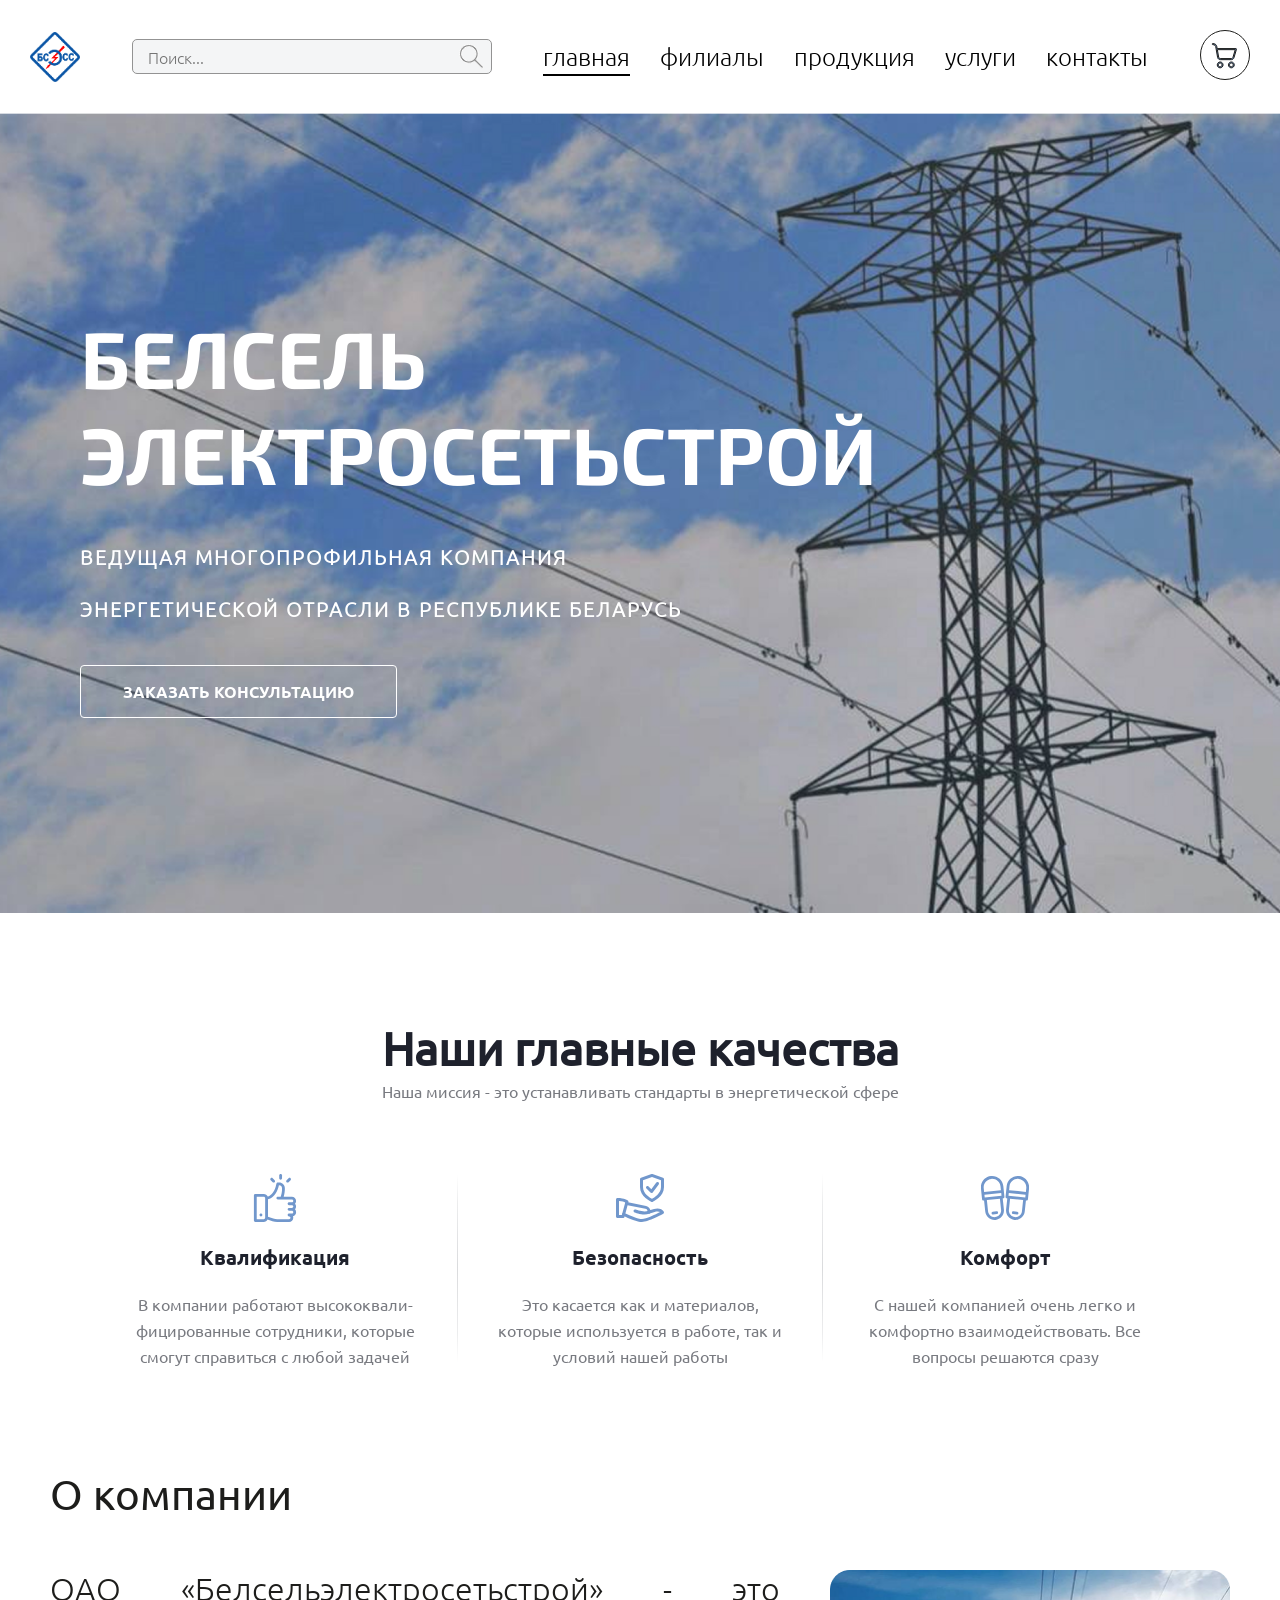
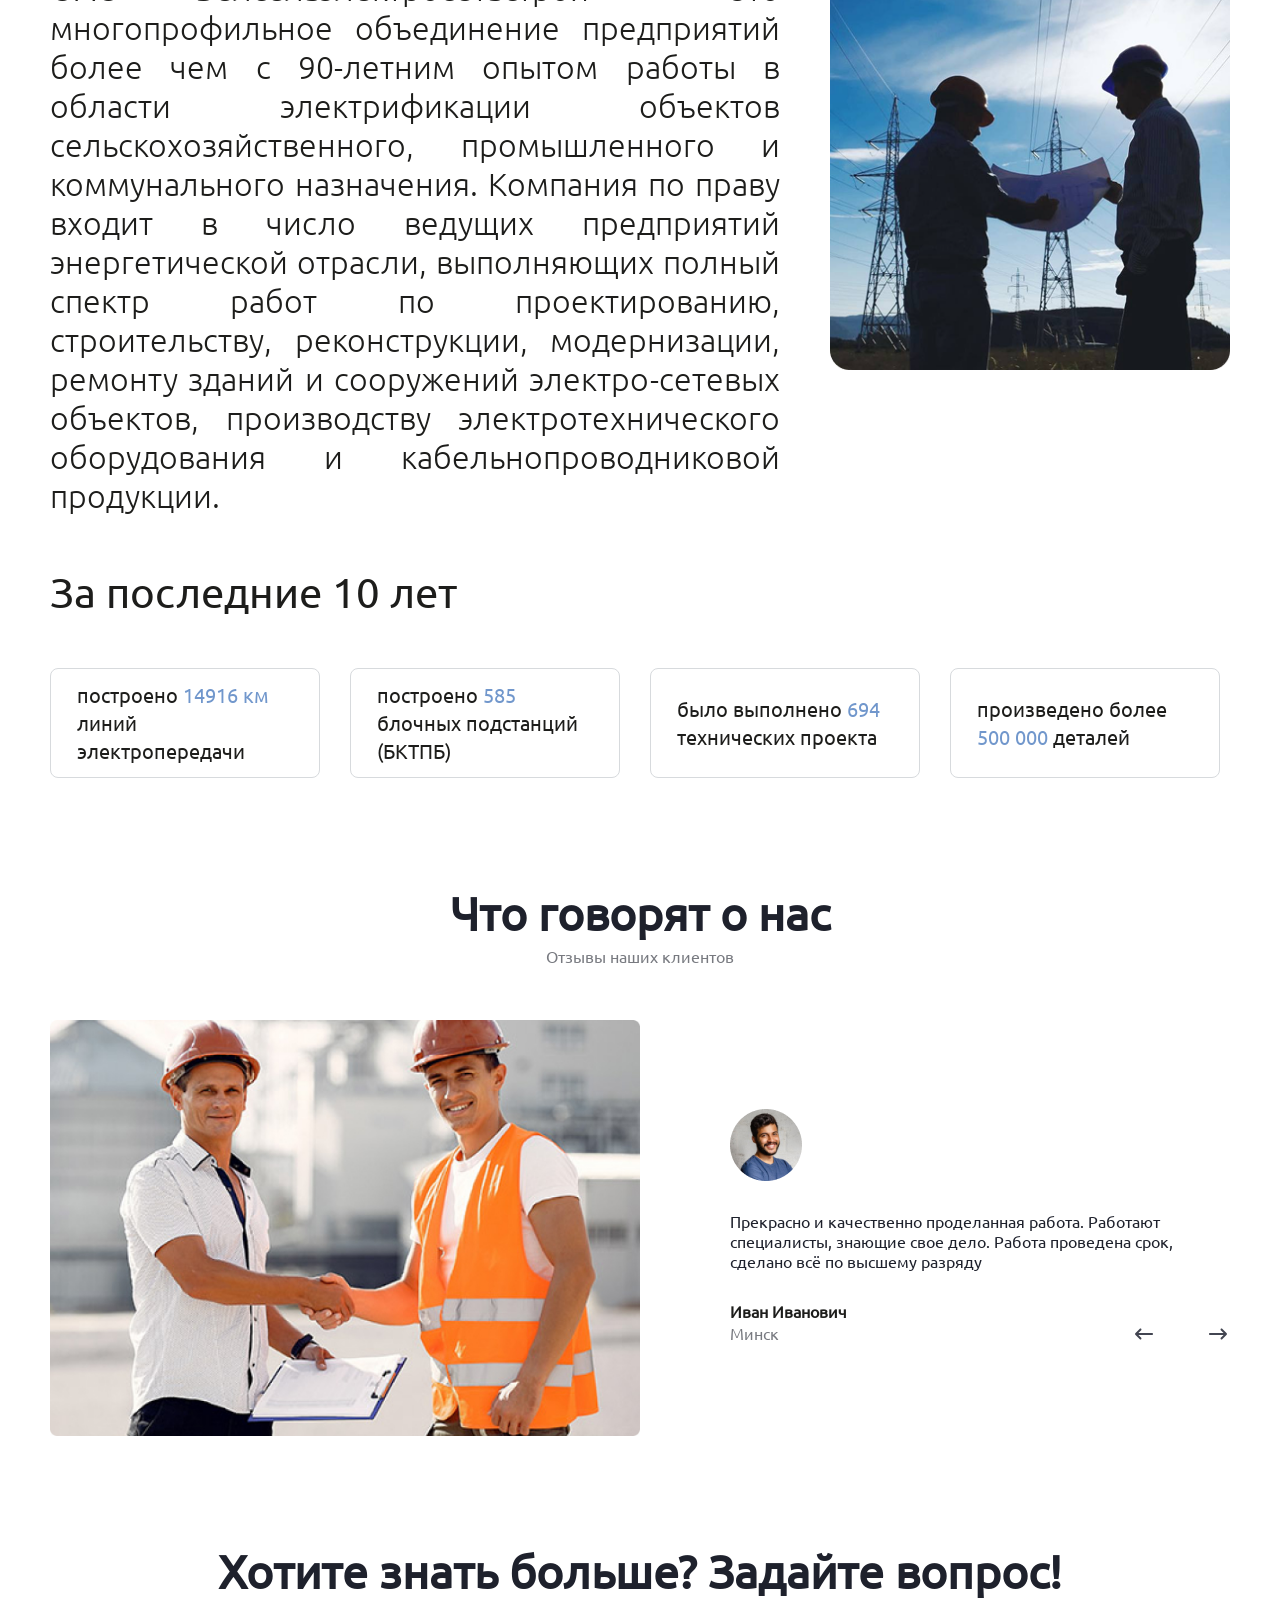
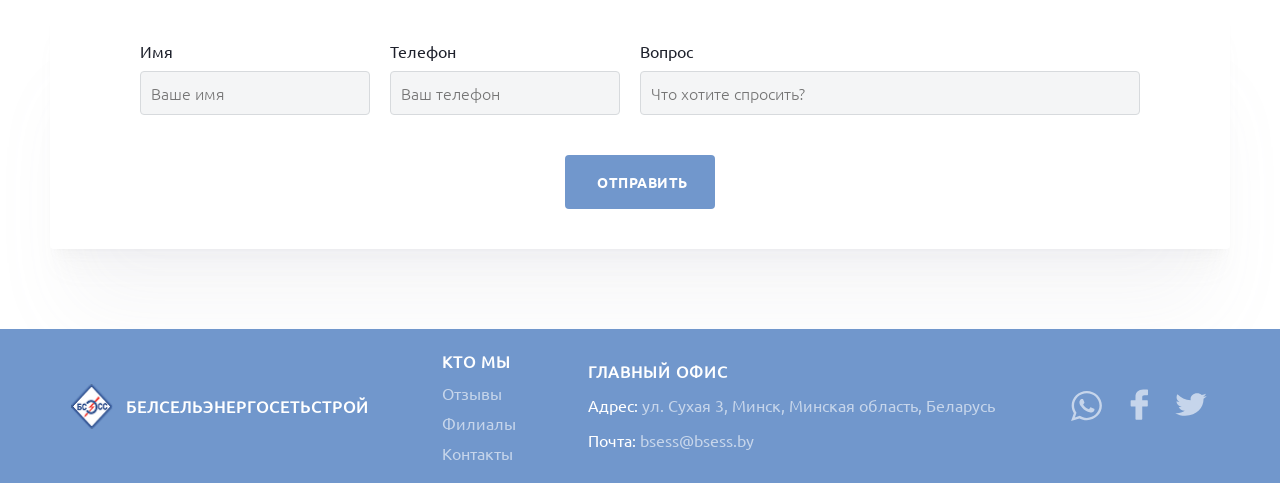
<file: pages/index.html>
<!DOCTYPE html>
<html lang="en">

<head>
  <meta charset="UTF-8">
  <meta name="viewport" content="width=device-width, initial-scale=1.0">
  <title>БЕЛСЕЛЬЭЛЕКТРОСЕТЬСТРОЙ</title>
  <link rel="stylesheet" href="../styles/common.css">
  <link rel="stylesheet" href="../styles/header.css">
  <link rel="stylesheet" href="../styles/hero.css">
  <link rel="stylesheet" href="../styles/modal.css">
  <link rel="stylesheet" href="../styles/quality.css">
  <link rel="stylesheet" href="../styles/about.css">
  <link rel="stylesheet" href="../styles/review.css">
  <link rel="stylesheet" href="../styles/question.css">
  <link rel="stylesheet" href="../styles/footer.css">
  <link rel="shortcut icon" href="../assets/icon.png" type="image/x-icon">
</head>

<body>
  <header class="header wrapper">
    <a href="javascript: undefined;" class="logo-container">
      <img src="../assets/logo.png" width="50px" height="50px" alt="Logo" class="logo">
      <p class="logo-title">БЕЛСЕЛЬЭЛЕКТРОСЕТЬСТРОЙ</p>
    </a>
    <div class="search">
      <input class="search-input" type="text" autocomplete="off" placeholder="Поиск..." name="input" class="input">
      <svg class="search-btn" width="25" height="25" viewBox="0 0 25 25" fill="none" xmlns="http://www.w3.org/2000/svg">
        <path
          d="M17.3781 15.2803L17.1282 15.6256L17.4296 15.927L23.9656 22.463C24.3805 22.8779 24.3805 23.5507 23.9656 23.9656C23.5507 24.3805 22.8779 24.3805 22.463 23.9656L15.927 17.4296L15.6256 17.1282L15.2803 17.3781C13.746 18.4885 11.8609 19.1429 9.82143 19.1429C4.67335 19.1429 0.5 14.9695 0.5 9.82143C0.5 4.67335 4.67335 0.5 9.82143 0.5C14.9695 0.5 19.1429 4.67335 19.1429 9.82143C19.1429 11.8609 18.4885 13.746 17.3781 15.2803ZM9.82143 17.0179C13.7959 17.0179 17.0179 13.7959 17.0179 9.82143C17.0179 5.84695 13.7959 2.625 9.82143 2.625C5.84695 2.625 2.625 5.84695 2.625 9.82143C2.625 13.7959 5.84695 17.0179 9.82143 17.0179Z"
          fill="#939393" stroke="white" />
      </svg>
    </div>
    <ul class="header-menu">
      <li><a class="menu-link active" href="javascript: undefined;">главная</a></li>
      <li><a class="menu-link" href="./filial.html">филиалы</a></li>
      <li><a class="menu-link" href="./products.html">продукция</a></li>
      <li><a class="menu-link" href="./services.html">услуги</a></li>
      <li><a class="menu-link" href="./contacts.html">контакты</a></li>
    </ul>
    <a href="./cart.html" class="cart-link">
      <svg class="cart-btn" width="50" height="50" viewBox="0 0 50 50" fill="none" xmlns="http://www.w3.org/2000/svg">
        <circle cx="25" cy="25" r="24.5" fill="white" stroke="#1D1D1B" />
        <path
          d="M35.9588 18.5906H17.155L16.7716 16.4059C16.5353 15.0611 15.4998 14.009 14.1783 13.7712L12.7883 13.522C12.4985 13.4695 12.222 13.6662 12.1705 13.961C12.1191 14.256 12.3121 14.5374 12.6019 14.5899L13.9971 14.8391C14.8774 14.998 15.5666 15.6995 15.7226 16.5957L17.6077 27.4214C17.8303 28.7167 18.9359 29.6616 20.2277 29.6603H31.4108C32.5857 29.6639 33.6233 28.881 33.9618 27.7358L36.4647 19.2899C36.5111 19.1251 36.4817 18.9477 36.3848 18.8075C36.2835 18.6717 36.126 18.5917 35.9588 18.5906V18.5906ZM32.9446 27.4159C32.7436 28.1037 32.121 28.5742 31.4162 28.5706H20.2331C19.4574 28.5727 18.7934 28.0046 18.6621 27.2261L17.3468 19.6693H35.2451L32.9446 27.4159Z"
          fill="#7197CC" stroke="#1D1D1B" />
        <path
          d="M20.1692 31.9395C18.5691 31.9395 17.2721 33.2599 17.2721 34.8887C17.2721 36.5173 18.5691 37.8376 20.1692 37.8376C21.769 37.8376 23.066 36.5173 23.066 34.8887C23.0644 33.2607 21.7684 31.9412 20.1692 31.9395V31.9395ZM20.1692 36.7534C19.1573 36.7534 18.3371 35.9185 18.3371 34.8887C18.3371 33.8587 19.1573 33.0237 20.1692 33.0237C21.1808 33.0237 22.001 33.8587 22.001 34.8887C22.001 35.9185 21.1808 36.7534 20.1692 36.7534V36.7534Z"
          fill="#7197CC" stroke="#1D1D1B" />
        <path
          d="M31.3548 31.9395C29.7547 31.9395 28.4577 33.2599 28.4577 34.8887C28.4577 36.5173 29.7547 37.8376 31.3548 37.8376C32.9546 37.8376 34.2517 36.5173 34.2517 34.8887C34.25 33.2607 32.954 31.9412 31.3548 31.9395V31.9395ZM31.3548 36.7534C30.343 36.7534 29.5227 35.9185 29.5227 34.8887C29.5227 33.8587 30.343 33.0237 31.3548 33.0237C32.3664 33.0237 33.1866 33.8587 33.1866 34.8887C33.1866 35.9185 32.3664 36.7534 31.3548 36.7534V36.7534Z"
          fill="#7197CC" stroke="#1D1D1B" />
      </svg>
    </a>
    <svg class="burger-btn" width="30" height="22" viewBox="0 0 30 22" fill="none" xmlns="http://www.w3.org/2000/svg">
      <line y1="21" x2="30" y2="21" stroke="#000" stroke-width="2" />
      <line y1="11" x2="30" y2="11" stroke="#000" stroke-width="2" />
      <line y1="1" x2="30" y2="1" stroke="#000" stroke-width="2" />
    </svg>
  </header>
  <main>
    <section class="hero wrapper">
      <div class="hero-block container">
        <h1 class="hero-title">БЕЛСЕЛЬ <br>
          ЭЛЕКТРОСЕТЬСТРОЙ</h1>
        <h1 class="hero-title mobile">БЕЛСЕЛЬ <br>
          ЭЛЕКТРОСЕТЬ <br> СТРОЙ</h1>
        <p class="hero-caption">ведущая многопрофильная компания <br>
          энергетической отрасли в Республике беларусь</p>
        <button class="hero-btn">ЗАКАЗАТЬ КОНСУЛЬТАЦИю</button>
      </div>
    </section>
    <section class="quality wrapper">
      <div class="quality-block container">
        <div class="quality-heading">
          <h2 class="quality-title">Наши главные качества</h2>
          <p class="quality-caption caption">Наша миссия - это устанавливать стандарты в энергетической сфере</p>
        </div>
        <div class="qualities-container">
          <div class="quality-card">
            <svg width="48" height="48" viewBox="0 0 48 48" fill="none" xmlns="http://www.w3.org/2000/svg">
              <path
                d="M44.0166 29.7188C44.6859 28.9716 45.0938 27.9853 45.0938 26.9062C45.0938 24.5803 43.2009 22.6875 40.875 22.6875H32.6869C33.4978 20.2266 33.8438 16.9613 33.8438 15.5616V14.1562C33.8438 11.055 31.32 8.53125 28.2188 8.53125H26.8125C26.1675 8.53125 25.605 8.97 25.4484 9.59625L24.6825 12.6609C23.6091 16.9528 20.2013 21.6881 16.6744 22.5487C16.0566 20.985 14.5312 19.875 12.75 19.875H4.3125C3.53625 19.875 2.90625 20.505 2.90625 21.2812V46.5938C2.90625 47.37 3.53625 48 4.3125 48H12.75C14.4272 48 15.8784 47.0166 16.5581 45.5953L21.39 47.2059C22.9697 47.7328 24.6159 48 26.2819 48H38.0625C40.3884 48 42.2812 46.1072 42.2812 43.7812C42.2812 43.2328 42.1763 42.7078 41.985 42.2269C43.7738 41.7384 45.0938 40.0987 45.0938 38.1562C45.0938 37.0772 44.6859 36.0909 44.0166 35.3438C44.6859 34.5966 45.0938 33.6103 45.0938 32.5312C45.0938 31.4522 44.6859 30.4659 44.0166 29.7188ZM14.1562 43.7812C14.1562 44.5566 13.5253 45.1875 12.75 45.1875H5.71875V22.6875H12.75C13.5253 22.6875 14.1562 23.3184 14.1562 24.0938V43.7812ZM38.0625 31.125H40.875C41.6503 31.125 42.2812 31.7559 42.2812 32.5312C42.2812 33.3066 41.6503 33.9375 40.875 33.9375H38.0625C37.2863 33.9375 36.6562 34.5675 36.6562 35.3438C36.6562 36.12 37.2863 36.75 38.0625 36.75H40.875C41.6503 36.75 42.2812 37.3809 42.2812 38.1562C42.2812 38.9316 41.6503 39.5625 40.875 39.5625H38.0625C37.2863 39.5625 36.6562 40.1925 36.6562 40.9688C36.6562 41.745 37.2863 42.375 38.0625 42.375C38.8378 42.375 39.4688 43.0059 39.4688 43.7812C39.4688 44.5566 38.8378 45.1875 38.0625 45.1875H26.2819C24.9187 45.1875 23.5716 44.9691 22.2787 44.5378L16.9688 42.7678V25.3669C19.1747 24.9478 21.3337 23.5509 23.2828 21.2644C25.1859 19.0313 26.7291 16.0706 27.4106 13.3434L27.9103 11.3438H28.2188C29.7694 11.3438 31.0312 12.6056 31.0312 14.1562V15.5616C31.0312 17.4497 30.4406 21.0712 29.685 22.6875H26.8125C26.0362 22.6875 25.4062 23.3175 25.4062 24.0938C25.4062 24.87 26.0362 25.5 26.8125 25.5H40.875C41.6503 25.5 42.2812 26.1309 42.2812 26.9062C42.2812 27.6816 41.6503 28.3125 40.875 28.3125H38.0625C37.2863 28.3125 36.6562 28.9425 36.6562 29.7188C36.6562 30.495 37.2863 31.125 38.0625 31.125Z"
                fill="#7197CC" />
              <path
                d="M9.9375 42.375C10.7142 42.375 11.3438 41.7454 11.3438 40.9688C11.3438 40.1921 10.7142 39.5625 9.9375 39.5625C9.16085 39.5625 8.53125 40.1921 8.53125 40.9688C8.53125 41.7454 9.16085 42.375 9.9375 42.375Z"
                fill="#7197CC" />
              <path
                d="M29.625 0C28.8484 0 28.2188 0.629625 28.2188 1.40625V4.3125C28.2188 5.08913 28.8484 5.71875 29.625 5.71875C30.4016 5.71875 31.0312 5.08913 31.0312 4.3125V1.40625C31.0312 0.629625 30.4016 0 29.625 0Z"
                fill="#7197CC" />
              <path
                d="M23.6587 6.20139L21.67 4.21267C21.1209 3.66348 20.2305 3.66348 19.6813 4.21267C19.1321 4.76186 19.1321 5.6522 19.6813 6.20139L21.67 8.19011C22.2191 8.7392 23.1097 8.7393 23.6587 8.19011C24.2079 7.64092 24.2079 6.75058 23.6587 6.20139Z"
                fill="#7197CC" />
              <path
                d="M39.5687 4.21267C39.0196 3.66348 38.1291 3.66348 37.5799 4.21267L35.5912 6.2013C35.042 6.75049 35.042 7.64083 35.5912 8.19002C36.1403 8.73921 37.0307 8.7393 37.5799 8.19011L39.5687 6.20139C40.1178 5.6522 40.1178 4.76186 39.5687 4.21267Z"
                fill="#7197CC" />
            </svg>
            <h6>Квалификация</h6>
            <p class="caption">В компании работают высококвали-фицированные сотрудники, которые смогут справиться с
              любой задачей</p>
          </div>
          <div class="quality-card">
            <svg width="48" height="48" viewBox="0 0 48 48" fill="none" xmlns="http://www.w3.org/2000/svg">
              <g clip-path="url(#clip0_2030_202)">
                <path
                  d="M7 44H1.5C0.672 44 0 43.328 0 42.5V25.5C0 24.672 0.672 24 1.5 24C8.512 24 11.776 26.434 11.91 26.538C12.394 26.908 12.608 27.534 12.448 28.122L8.448 42.894C8.272 43.546 7.678 44 7 44ZM3 41H5.852L9.248 28.458C8.202 27.964 6.158 27.228 3 27.044V41Z"
                  fill="#7197CC" />
                <path
                  d="M26.0002 48C21.4822 48 13.1542 44.542 6.96215 41.638C6.21215 41.286 5.89015 40.392 6.24215 39.642C6.59215 38.892 7.48815 38.566 8.23615 38.92C16.4762 42.786 22.9522 45 26.0002 45C30.0562 45 39.2642 40.618 44.0902 38.09C43.5342 37.772 42.7062 37.5 41.5002 37.5C39.7402 37.5 37.5702 38.22 35.4722 38.916C34.7902 39.142 34.1102 39.368 33.4362 39.574C31.9522 40.032 30.2002 40.5 28.4982 40.5C24.2842 40.5 18.7202 38.496 18.4862 38.41C17.7062 38.126 17.3042 37.266 17.5882 36.488C17.8722 35.708 18.7342 35.31 19.5102 35.59C19.5622 35.61 24.8142 37.5 28.4982 37.5C29.8102 37.5 31.3562 37.076 32.5562 36.706C33.2082 36.506 33.8662 36.288 34.5242 36.07C36.8482 35.298 39.2502 34.5 41.4962 34.5C46.4542 34.5 47.8322 37.802 47.8882 37.944C48.1702 38.646 47.8822 39.448 47.2202 39.814C46.6202 40.148 32.3142 48 26.0002 48Z"
                  fill="#7197CC" />
                <path
                  d="M32.9998 39.68C32.1718 39.68 31.4998 39.008 31.4998 38.18V37.28C31.4998 36.098 30.6578 35.066 29.4998 34.83L10.2378 30.89C9.42782 30.724 8.90382 29.932 9.06982 29.12C9.23582 28.308 10.0298 27.79 10.8398 27.952L30.1018 31.892C32.6498 32.412 34.4998 34.68 34.4998 37.282V38.182C34.4998 39.008 33.8278 39.68 32.9998 39.68Z"
                  fill="#7197CC" />
                <path
                  d="M36 28C35.8 28 35.602 27.96 35.414 27.88C34.948 27.682 24 22.916 24 13.108V5.07202C24 4.43002 24.408 3.86002 25.018 3.65202L35.518 0.0800234C35.83 -0.0279766 36.17 -0.0279766 36.482 0.0800234L46.982 3.65202C47.592 3.85802 48 4.42802 48 5.07202V13.108C48 22.916 37.052 27.684 36.586 27.882C36.398 27.96 36.2 28 36 28ZM27 6.14602V13.108C27 19.804 33.91 23.79 35.998 24.84C38.082 23.784 45 19.778 45 13.108V6.14602L36 3.08402L27 6.14602Z"
                  fill="#7197CC" />
                <path
                  d="M35.5 19C35.104 19 34.72 18.842 34.44 18.56L30.44 14.56C29.854 13.974 29.854 13.024 30.44 12.438C31.026 11.852 31.976 11.852 32.562 12.438L35.34 15.216L40.3 8.60003C40.792 7.93803 41.734 7.80203 42.4 8.30003C43.062 8.79803 43.196 9.73803 42.698 10.4L36.698 18.4C36.438 18.748 36.04 18.966 35.604 18.996C35.57 19 35.536 19 35.5 19Z"
                  fill="#7197CC" />
              </g>
              <defs>
                <clipPath id="clip0_2030_202">
                  <rect width="48" height="48" fill="white" />
                </clipPath>
              </defs>
            </svg>
            <h6>Безопасноcть</h6>
            <p class="caption">Это касается как и материалов, которые используется в работе, так и условий нашей работы
            </p>
          </div>
          <div class="quality-card">
            <svg width="48" height="48" viewBox="0 0 48 48" fill="none" xmlns="http://www.w3.org/2000/svg">
              <g clip-path="url(#clip0_2030_64)">
                <path
                  d="M38.0531 2.0894C31.8838 1.44098 26.3372 5.93256 25.6888 12.1018L24.5619 22.824C24.4807 23.5964 25.041 24.2884 25.8134 24.3696L26.2796 24.4186L25.1036 35.6069C24.5633 40.748 28.3063 45.3702 33.4473 45.9105C38.5884 46.4509 43.2106 42.7079 43.7509 37.5668L44.9269 26.3785L45.3931 26.4275C46.1654 26.5086 46.8574 25.9483 46.9386 25.1759L48.0655 14.4537C48.714 8.28445 44.2224 2.73781 38.0531 2.0894ZM37.7591 4.88649C42.3861 5.3728 45.7548 9.53278 45.2685 14.1597L44.8765 17.8892L28.0939 16.1253L28.4859 12.3958C28.9722 7.76886 33.1322 4.40018 37.7591 4.88649ZM27.5059 21.7195L27.7999 18.9224L44.5825 20.6863L44.2885 23.4834L27.5059 21.7195ZM40.9538 37.2728C40.5756 40.8716 37.3401 43.4917 33.7413 43.1134C30.1426 42.7352 27.5225 39.4996 27.9007 35.9009L29.0767 24.7125L42.1298 26.0845L40.9538 37.2728Z"
                  fill="#7197CC" />
                <path
                  d="M32.1706 40.1204L35.9001 40.5123C36.6724 40.5935 37.3644 40.0332 37.4456 39.2608C37.5268 38.4884 36.9664 37.7964 36.194 37.7152L32.4646 37.3233C31.6922 37.2421 31.0002 37.8024 30.919 38.5748C30.8379 39.3472 31.3982 40.0392 32.1706 40.1204Z"
                  fill="#7197CC" />
                <path
                  d="M9.9471 2.08944C3.77783 2.73785 -0.713743 8.28448 -0.0653267 14.4538L1.06162 25.1759C1.1428 25.9483 1.83479 26.5087 2.60716 26.4275L3.07334 26.3785L4.24929 37.5669C4.78963 42.7079 9.41183 46.4509 14.5529 45.9106C19.6939 45.3702 23.4369 40.748 22.8966 35.607L21.7206 24.4186L22.1868 24.3696C22.9592 24.2884 23.5195 23.5964 23.4384 22.8241L22.3114 12.1019C21.663 5.93259 16.1164 1.44102 9.9471 2.08944ZM3.71172 23.4834L3.41773 20.6863L20.2003 18.9224L20.4943 21.7195L3.71172 23.4834ZM20.0995 35.9009C20.4777 39.4997 17.8576 42.7352 14.2589 43.1135C10.6602 43.4917 7.42462 40.8716 7.04638 37.2729L5.87044 26.0845L18.9235 24.7126L20.0995 35.9009ZM19.9063 16.1253L3.12375 17.8892L2.73177 14.1598C2.24545 9.53282 5.61414 5.37284 10.2411 4.88653C14.868 4.40022 19.028 7.7689 19.5143 12.3958L19.9063 16.1253Z"
                  fill="#7197CC" />
                <path
                  d="M12.1002 40.5124L15.8296 40.1204C16.602 40.0392 17.1624 39.3473 17.0812 38.5749C17 37.8025 16.308 37.2422 15.5357 37.3233L11.8062 37.7153C11.0338 37.7965 10.4735 38.4885 10.5546 39.2609C10.6358 40.0332 11.3278 40.5936 12.1002 40.5124Z"
                  fill="#7197CC" />
              </g>
              <defs>
                <clipPath id="clip0_2030_64">
                  <rect width="48" height="48" fill="white" />
                </clipPath>
              </defs>
            </svg>
            <h6>Комфорт</h6>
            <p class="caption">С нашей компанией очень легко и комфортно взаимодействовать. Все вопросы решаются сразу
            </p>
          </div>
        </div>
      </div>
    </section>
    <section class="about wrapper" id="about">
      <div class="about-block container">
        <div class="about-texts-container">
          <h4 class="about-title">О компании</h4>
          <div class="about-text-photo">
            <p class="about-text">ОАО «Белсельэлектросетьстрой» - это многопрофильное объединение предприятий более чем
              с 90-летним опытом работы в области электрификации объектов сельскохозяйственного, промышленного и
              коммунального назначения. Компания по праву входит в число ведущих предприятий энергетической отрасли,
              выполняющих полный спектр работ по проектированию, строительству, реконструкции, модернизации, ремонту
              зданий и сооружений электро-сетевых объектов, производству электротехнического оборудования и
              кабельнопроводниковой продукции.</p>
            <img src="../assets/about-company.png" alt="About company" class="about-photo">
          </div>
        </div>
        <div class="about-facts-container">
          <h4 class="about-facts-title">За последние 10 лет</h4>
          <div class="about-facts">
            <div class="about-fact">
              <p class="about-fact-text"> построено <span>14916 км</span> линий электропередачи </p>
            </div>
            <div class="about-fact">
              <p class="about-fact-text"> построено <span>585</span> блочных подстанций (БКТПБ) </p>
            </div>
            <div class="about-fact">
              <p class="about-fact-text"> было выполнено <span>694</span> технических проекта </p>
            </div>
            <div class="about-fact">
              <p class="about-fact-text"> произведено более <span>500 000</span> деталей </p>
            </div>
          </div>
        </div>
      </div>
    </section>

    <section class="reviews wrapper" id="reviews">
      <div class="reviews-block container">
        <div class="reviews-heading">
          <h2 class="reviews-title">Что говорят о нас</h2>
          <p class="reviews-caption caption">Отзывы наших клиентов</p>
        </div>
        <div class="reviews-container">
          <img src="../assets/image.jpg" alt="Clients" class="reviews-image">
          <div class="reviews-slider">
            <div class="reviews-slider-container">
              <div class="review">
                <img src="../assets/profile-image.png" alt="Reviewer" class="review-photo">
                <p class="review-text">Прекрасно и качественно проделанная работа. Работают специалисты, знающие свое
                  дело. Работа проведена срок, сделано всё по высшему разряду</p>
                <div class="reviewer">
                  <p class="reviewer-name">Иван Иванович</p>
                  <p class="reviewer-city caption">Минск</p>
                </div>
              </div>
              <div class="review">
                <img src="../assets/profile-image.png" alt="Reviewer" class="review-photo">
                <p class="review-text">Прекрасно и качественно проделанная работа. Работают специалисты, знающие свое
                  дело. Работа проведена в срок, сделано всё по высшему разряду</p>
                <div class="reviewer">
                  <p class="reviewer-name">Иван Иванович</p>
                  <p class="reviewer-city caption">Минск</p>
                </div>
              </div>
              <div class="review">
                <img src="../assets/profile-image.png" alt="Reviewer" class="review-photo">
                <p class="review-text">Прекрасно и качественно проделанная работа. Работают специалисты, знающие свое
                  дело. Работа проведена в срок, сделано всё по высшему разряду</p>
                <div class="reviewer">
                  <p class="reviewer-name">Иван Иванович</p>
                  <p class="reviewer-city caption">Минск</p>
                </div>
              </div>
              <div class="review">
                <img src="../assets/profile-image.png" alt="Reviewer" class="review-photo">
                <p class="review-text">Прекрасно и качественно проделанная работа. Работают специалисты, знающие свое
                  дело. Работа проведена в срок, сделано всё по высшему разряду</p>
                <div class="reviewer">
                  <p class="reviewer-name">Иван Иванович</p>
                  <p class="reviewer-city caption">Минск</p>
                </div>
              </div>
            </div>
            <div class="slider-btns">
              <svg class="slider-btn left" width="24" height="24" viewBox="0 0 24 24" fill="none"
                xmlns="http://www.w3.org/2000/svg">
                <path fill-rule="evenodd" clip-rule="evenodd"
                  d="M9.20711 17.2071C8.81658 17.5976 8.18342 17.5976 7.79289 17.2071L3.29289 12.7071C2.90237 12.3166 2.90237 11.6834 3.29289 11.2929L7.79289 6.79289C8.18342 6.40237 8.81658 6.40237 9.20711 6.79289C9.59763 7.18342 9.59763 7.81658 9.20711 8.20711L6.41421 11L20 11C20.5523 11 21 11.4477 21 12C21 12.5523 20.5523 13 20 13L6.41421 13L9.20711 15.7929C9.59763 16.1834 9.59763 16.8166 9.20711 17.2071Z"
                  fill="#424551" />
              </svg>
              <svg class="slider-btn right" width="24" height="24" viewBox="0 0 24 24" fill="none"
                xmlns="http://www.w3.org/2000/svg">
                <path fill-rule="evenodd" clip-rule="evenodd"
                  d="M14.7929 6.79289C15.1834 6.40237 15.8166 6.40237 16.2071 6.79289L20.7071 11.2929C21.0976 11.6834 21.0976 12.3166 20.7071 12.7071L16.2071 17.2071C15.8166 17.5976 15.1834 17.5976 14.7929 17.2071C14.4024 16.8166 14.4024 16.1834 14.7929 15.7929L17.5858 13H4C3.44772 13 3 12.5523 3 12C3 11.4477 3.44772 11 4 11H17.5858L14.7929 8.20711C14.4024 7.81658 14.4024 7.18342 14.7929 6.79289Z"
                  fill="#424551" />
              </svg>
            </div>
          </div>
        </div>
      </div>
    </section>
    <section class="question wrapper">
      <div class="question-block container">
        <h2 class="question-title">Хотите знать больше? Задайте вопрос!</h2>
        <form action="" class="question-form">
          <div class="form-item">
            <label for="Имя">Имя</label>
            <input class="form-input" placeholder="Ваше имя" type="text" name="Имя" id="">
          </div>
          <div class="form-item">
            <label for="Телефон">Телефон</label>
            <input class="form-input" placeholder="Ваш телефон" type="tel" name="Телефон" id="">
          </div>
          <div class="form-item">
            <label for="Вопрос">Вопрос</label>
            <input class="form-input" type="text" placeholder="Что хотите спросить?" name="Вопрос" id="">
          </div>
          <button class="submit-btn">Отправить</button>
        </form>
      </div>
    </section>
  </main>
  <footer class="footer wrapper">
    <div class="footer-block container">
      <div class="footer-logo-container">
        <img src="../assets/icon.png" class="footer-image" alt="">
        <p class="footer-title">БЕЛСЕЛЬЭНЕРГОСЕТЬСТРОЙ</З>
      </div>
      <ul class="footer-menu">
        <li><a class="footer-title" href="#about">кто мы</a></li>
        <li><a class="footer-link" href="#reviews">Отзывы</a></li>
        <li><a class="footer-link" href="./filial.html">Филиалы</a></li>
        <li><a class="footer-link" href="./contacts.html">Контакты</a></li>
      </ul>
      <div class="footer-contacts">
        <p class="footer-title">ГЛАВНЫЙ ОФИС</p>
        <a href="https://maps.app.goo.gl/svuZRnRmbNHdnCPw5" target="_blank" class="footer-contact"> <span class="footer-span">Адрес: </span>ул. Сухая 3, Минск, Минская область, Беларусь
        </a>
        <a href="mailto:bsess@bsess.by" class="footer-contact"> <span class="footer-span">Почта: </span>bsess@bsess.by</a>
      </div>
      <div class="socials">
        <svg width="37" height="36" viewBox="0 0 37 36" fill="none" xmlns="http://www.w3.org/2000/svg">
          <g opacity="0.6">
            <path
              d="M33.9167 17.6137C33.9167 25.6847 27.1405 32.2273 18.7803 32.2273C16.1262 32.2273 13.6328 31.5673 11.4635 30.409L3.08334 33L5.81552 25.1593C4.43727 22.9573 3.64348 20.3747 3.64348 17.6137C3.64348 9.54267 10.4203 3 18.7803 3C27.1412 3 33.9167 9.54267 33.9167 17.6137ZM18.7803 5.32733C11.7626 5.32733 6.05431 10.839 6.05431 17.6137C6.05431 20.302 6.95498 22.7917 8.47849 24.817L6.88852 29.38L11.779 27.8677C13.7883 29.1513 16.1954 29.9 18.7806 29.9C25.7972 29.9 31.5065 24.389 31.5065 17.6143C31.5065 10.8397 25.7976 5.32733 18.7803 5.32733ZM26.4238 20.9793C26.3303 20.8303 26.0833 20.7403 25.7126 20.5613C25.3412 20.3823 23.5166 19.5153 23.1774 19.3963C22.8372 19.277 22.5892 19.217 22.3422 19.5753C22.0952 19.934 21.384 20.7403 21.1671 20.9793C20.9506 21.219 20.7344 21.249 20.363 21.0697C19.9923 20.8907 18.797 20.512 17.3797 19.292C16.2769 18.3427 15.5321 17.1707 15.3156 16.8117C15.0994 16.4533 15.293 16.2597 15.4783 16.0813C15.6455 15.9207 15.8497 15.663 16.0351 15.454C16.2211 15.2447 16.2828 15.0957 16.4057 14.8563C16.5301 14.6173 16.4681 14.4083 16.3749 14.2287C16.2824 14.0497 15.5397 12.287 15.2306 11.5697C14.9216 10.853 14.613 10.9723 14.3961 10.9723C14.1799 10.9723 13.9322 10.9423 13.6849 10.9423C13.4375 10.9423 13.0353 11.032 12.6951 11.3903C12.3553 11.749 11.397 12.6157 11.397 14.378C11.397 16.1407 12.726 17.8437 12.912 18.0823C13.0973 18.321 15.478 22.0557 19.2499 23.49C23.0222 24.9237 23.0222 24.4453 23.7026 24.3853C24.3823 24.3257 25.8973 23.519 26.2077 22.683C26.516 21.8457 26.516 21.1287 26.4238 20.9793Z"
              fill="white" />
          </g>
        </svg>
        <svg width="36" height="33" viewBox="0 0 36 33" fill="none" xmlns="http://www.w3.org/2000/svg">
          <g opacity="0.6">
            <path
              d="M26.3444 1.38129L22.1785 1.375C17.4982 1.375 14.4737 4.297 14.4737 8.81957V12.252H10.2851C9.92311 12.252 9.63 12.5283 9.63 12.8691V17.8424C9.63 18.1832 9.92344 18.4592 10.2851 18.4592H14.4737V31.0082C14.4737 31.349 14.7668 31.625 15.1287 31.625H20.5937C20.9556 31.625 21.2487 31.3487 21.2487 31.0082V18.4592H26.1462C26.5081 18.4592 26.8012 18.1832 26.8012 17.8424L26.8032 12.8691C26.8032 12.7055 26.7341 12.5488 26.6114 12.433C26.4888 12.3172 26.3217 12.252 26.1479 12.252H21.2487V9.34228C21.2487 7.94375 21.6026 7.23379 23.5374 7.23379L26.3437 7.23284C26.7053 7.23284 26.9984 6.95654 26.9984 6.61603V1.99811C26.9984 1.65792 26.7057 1.38192 26.3444 1.38129Z"
              fill="white" />
          </g>
        </svg>
        <svg width="36" height="33" viewBox="0 0 36 33" fill="none" xmlns="http://www.w3.org/2000/svg">
          <g opacity="0.6">
            <path
              d="M33.75 7.9372C32.5906 8.38811 31.3466 8.69392 30.0396 8.83044C31.3742 8.12898 32.3958 7.01636 32.8799 5.69466C31.6281 6.34426 30.2462 6.81596 28.7739 7.07166C27.5948 5.96767 25.9178 5.28003 24.0576 5.28003C20.4889 5.28003 17.5954 7.81974 17.5954 10.9503C17.5954 11.3943 17.6525 11.828 17.7627 12.2427C12.393 12.0059 7.63152 9.74785 4.44471 6.31661C3.88764 7.15284 3.57074 8.12722 3.57074 9.16733C3.57074 11.1352 4.71241 12.8715 6.4446 13.8874C5.38559 13.8563 4.38958 13.6006 3.51762 13.1756V13.2464C3.51762 15.9934 5.74584 18.2861 8.70036 18.8079C8.15904 18.9357 7.58823 19.0066 6.99771 19.0066C6.58043 19.0066 6.1769 18.9703 5.78125 18.9012C6.60401 21.1558 8.98972 22.7954 11.8163 22.8403C9.60583 24.3607 6.81859 25.2643 3.79124 25.2643C3.26963 25.2643 2.75585 25.2366 2.25 25.1865C5.11007 26.7985 8.50554 27.7384 12.1549 27.7384C24.042 27.7384 30.5396 19.0964 30.5396 11.6017L30.518 10.8674C31.7875 10.0726 32.8859 9.07404 33.75 7.9372Z"
              fill="white" />
          </g>
        </svg>
      </div>
    </div>
  </footer>
  <script type="module" src="../scripts/main-page/consult-handler.js"></script>
  <script type="module" src="../scripts/main-page/slider-handler.js"></script>
</body>

</html>
</file>
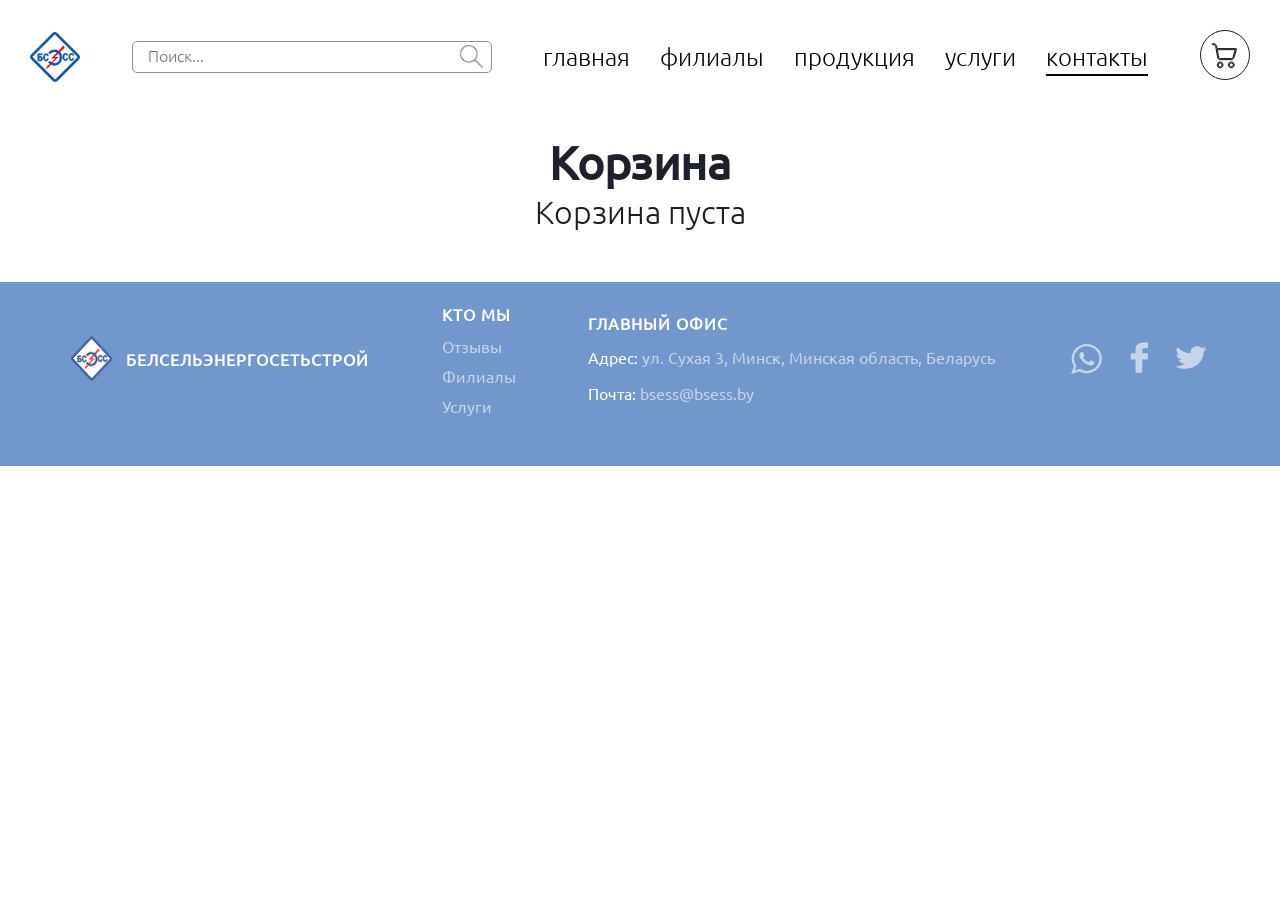
<file: pages/cart.html>
<!DOCTYPE html>
<html lang="en">

<head>
  <meta charset="UTF-8">
  <meta name="viewport" content="width=device-width, initial-scale=1.0">
  <title>Ваша корзина</title>
  <link rel="stylesheet" href="../styles/header.css">
  <link rel="stylesheet" href="../styles/common.css">
  <link rel="stylesheet" href="../styles/footer.css">
  <link rel="stylesheet" href="../styles/catalog.css">
</head>

<body>
  <header class="header wrapper">
    <a href="./index.html" class="logo-container">
      <img src="../assets/logo.png" width="50px" height="50px" alt="Logo" class="logo">
      <p class="logo-title">БЕЛСЕЛЬЭЛЕКТРОСЕТЬСТРОЙ</p>
    </a>
    <div class="search">
      <input class="search-input" type="text" autocomplete="off" placeholder="Поиск..." name="input" class="input">
      <svg class="search-btn" width="25" height="25" viewBox="0 0 25 25" fill="none" xmlns="http://www.w3.org/2000/svg">
        <path
          d="M17.3781 15.2803L17.1282 15.6256L17.4296 15.927L23.9656 22.463C24.3805 22.8779 24.3805 23.5507 23.9656 23.9656C23.5507 24.3805 22.8779 24.3805 22.463 23.9656L15.927 17.4296L15.6256 17.1282L15.2803 17.3781C13.746 18.4885 11.8609 19.1429 9.82143 19.1429C4.67335 19.1429 0.5 14.9695 0.5 9.82143C0.5 4.67335 4.67335 0.5 9.82143 0.5C14.9695 0.5 19.1429 4.67335 19.1429 9.82143C19.1429 11.8609 18.4885 13.746 17.3781 15.2803ZM9.82143 17.0179C13.7959 17.0179 17.0179 13.7959 17.0179 9.82143C17.0179 5.84695 13.7959 2.625 9.82143 2.625C5.84695 2.625 2.625 5.84695 2.625 9.82143C2.625 13.7959 5.84695 17.0179 9.82143 17.0179Z"
          fill="#939393" stroke="white" />
      </svg>
    </div>
    <ul class="header-menu">
      <li><a class="menu-link" href="./index.html">главная</a></li>
      <li><a class="menu-link" href="./filial.html">филиалы</a></li>
      <li><a class="menu-link" href="./products.html">продукция</a></li>
      <li><a class="menu-link" href="./services.html">услуги</a></li>
      <li><a class="menu-link active" href="javascript: undefined;">контакты</a></li>
    </ul>
    <a href="./cart.html" class="cart-link">
      <svg class="cart-btn" width="50" height="50" viewBox="0 0 50 50" fill="none" xmlns="http://www.w3.org/2000/svg">
        <circle cx="25" cy="25" r="24.5" fill="white" stroke="#1D1D1B" />
        <path
          d="M35.9588 18.5906H17.155L16.7716 16.4059C16.5353 15.0611 15.4998 14.009 14.1783 13.7712L12.7883 13.522C12.4985 13.4695 12.222 13.6662 12.1705 13.961C12.1191 14.256 12.3121 14.5374 12.6019 14.5899L13.9971 14.8391C14.8774 14.998 15.5666 15.6995 15.7226 16.5957L17.6077 27.4214C17.8303 28.7167 18.9359 29.6616 20.2277 29.6603H31.4108C32.5857 29.6639 33.6233 28.881 33.9618 27.7358L36.4647 19.2899C36.5111 19.1251 36.4817 18.9477 36.3848 18.8075C36.2835 18.6717 36.126 18.5917 35.9588 18.5906V18.5906ZM32.9446 27.4159C32.7436 28.1037 32.121 28.5742 31.4162 28.5706H20.2331C19.4574 28.5727 18.7934 28.0046 18.6621 27.2261L17.3468 19.6693H35.2451L32.9446 27.4159Z"
          fill="#7197CC" stroke="#1D1D1B" />
        <path
          d="M20.1692 31.9395C18.5691 31.9395 17.2721 33.2599 17.2721 34.8887C17.2721 36.5173 18.5691 37.8376 20.1692 37.8376C21.769 37.8376 23.066 36.5173 23.066 34.8887C23.0644 33.2607 21.7684 31.9412 20.1692 31.9395V31.9395ZM20.1692 36.7534C19.1573 36.7534 18.3371 35.9185 18.3371 34.8887C18.3371 33.8587 19.1573 33.0237 20.1692 33.0237C21.1808 33.0237 22.001 33.8587 22.001 34.8887C22.001 35.9185 21.1808 36.7534 20.1692 36.7534V36.7534Z"
          fill="#7197CC" stroke="#1D1D1B" />
        <path
          d="M31.3548 31.9395C29.7547 31.9395 28.4577 33.2599 28.4577 34.8887C28.4577 36.5173 29.7547 37.8376 31.3548 37.8376C32.9546 37.8376 34.2517 36.5173 34.2517 34.8887C34.25 33.2607 32.954 31.9412 31.3548 31.9395V31.9395ZM31.3548 36.7534C30.343 36.7534 29.5227 35.9185 29.5227 34.8887C29.5227 33.8587 30.343 33.0237 31.3548 33.0237C32.3664 33.0237 33.1866 33.8587 33.1866 34.8887C33.1866 35.9185 32.3664 36.7534 31.3548 36.7534V36.7534Z"
          fill="#7197CC" stroke="#1D1D1B" />
      </svg>
    </a>
    <svg class="burger-btn" width="30" height="22" viewBox="0 0 30 22" fill="none" xmlns="http://www.w3.org/2000/svg">
      <line y1="21" x2="30" y2="21" stroke="#000" stroke-width="2" />
      <line y1="11" x2="30" y2="11" stroke="#000" stroke-width="2" />
      <line y1="1" x2="30" y2="1" stroke="#000" stroke-width="2" />
    </svg>
  </header>
  <section class="cart wrapper">
    <div class="cart-block container">
      <h2 class="cart-title">Корзина</h2>
      <div class="your-cart" id="cart"></div>
    </div>
  </section>
  <footer class="footer wrapper">
    <div class="footer-block container">
      <div class="footer-logo-container">
        <img src="../assets/icon.png" class="footer-image" alt="">
        <p class="footer-title">БЕЛСЕЛЬЭНЕРГОСЕТЬСТРОЙ</З>
      </div>
      <ul class="footer-menu">
        <li><a class="footer-title" href="./index.html#about">кто мы</a></li>
        <li><a class="footer-link" href="./index.html#reviews">Отзывы</a></li>
        <li><a class="footer-link" href="./filial.html">Филиалы</a></li>
        <li><a class="footer-link" href="./services.html">Услуги</a></li>
      </ul>
      <div class="footer-contacts">
        <p class="footer-title">ГЛАВНЫЙ ОФИС</p>
        <a href="https://maps.app.goo.gl/svuZRnRmbNHdnCPw5" target="_blank" class="footer-contact"> <span
            class="footer-span">Адрес: </span>ул. Сухая 3, Минск, Минская область, Беларусь
        </a>
        <a href="mailto:bsess@bsess.by" class="footer-contact"> <span class="footer-span">Почта:
          </span>bsess@bsess.by</a>
      </div>
      <div class="socials">
        <svg width="37" height="36" viewBox="0 0 37 36" fill="none" xmlns="http://www.w3.org/2000/svg">
          <g opacity="0.6">
            <path
              d="M33.9167 17.6137C33.9167 25.6847 27.1405 32.2273 18.7803 32.2273C16.1262 32.2273 13.6328 31.5673 11.4635 30.409L3.08334 33L5.81552 25.1593C4.43727 22.9573 3.64348 20.3747 3.64348 17.6137C3.64348 9.54267 10.4203 3 18.7803 3C27.1412 3 33.9167 9.54267 33.9167 17.6137ZM18.7803 5.32733C11.7626 5.32733 6.05431 10.839 6.05431 17.6137C6.05431 20.302 6.95498 22.7917 8.47849 24.817L6.88852 29.38L11.779 27.8677C13.7883 29.1513 16.1954 29.9 18.7806 29.9C25.7972 29.9 31.5065 24.389 31.5065 17.6143C31.5065 10.8397 25.7976 5.32733 18.7803 5.32733ZM26.4238 20.9793C26.3303 20.8303 26.0833 20.7403 25.7126 20.5613C25.3412 20.3823 23.5166 19.5153 23.1774 19.3963C22.8372 19.277 22.5892 19.217 22.3422 19.5753C22.0952 19.934 21.384 20.7403 21.1671 20.9793C20.9506 21.219 20.7344 21.249 20.363 21.0697C19.9923 20.8907 18.797 20.512 17.3797 19.292C16.2769 18.3427 15.5321 17.1707 15.3156 16.8117C15.0994 16.4533 15.293 16.2597 15.4783 16.0813C15.6455 15.9207 15.8497 15.663 16.0351 15.454C16.2211 15.2447 16.2828 15.0957 16.4057 14.8563C16.5301 14.6173 16.4681 14.4083 16.3749 14.2287C16.2824 14.0497 15.5397 12.287 15.2306 11.5697C14.9216 10.853 14.613 10.9723 14.3961 10.9723C14.1799 10.9723 13.9322 10.9423 13.6849 10.9423C13.4375 10.9423 13.0353 11.032 12.6951 11.3903C12.3553 11.749 11.397 12.6157 11.397 14.378C11.397 16.1407 12.726 17.8437 12.912 18.0823C13.0973 18.321 15.478 22.0557 19.2499 23.49C23.0222 24.9237 23.0222 24.4453 23.7026 24.3853C24.3823 24.3257 25.8973 23.519 26.2077 22.683C26.516 21.8457 26.516 21.1287 26.4238 20.9793Z"
              fill="white" />
          </g>
        </svg>
        <svg width="36" height="33" viewBox="0 0 36 33" fill="none" xmlns="http://www.w3.org/2000/svg">
          <g opacity="0.6">
            <path
              d="M26.3444 1.38129L22.1785 1.375C17.4982 1.375 14.4737 4.297 14.4737 8.81957V12.252H10.2851C9.92311 12.252 9.63 12.5283 9.63 12.8691V17.8424C9.63 18.1832 9.92344 18.4592 10.2851 18.4592H14.4737V31.0082C14.4737 31.349 14.7668 31.625 15.1287 31.625H20.5937C20.9556 31.625 21.2487 31.3487 21.2487 31.0082V18.4592H26.1462C26.5081 18.4592 26.8012 18.1832 26.8012 17.8424L26.8032 12.8691C26.8032 12.7055 26.7341 12.5488 26.6114 12.433C26.4888 12.3172 26.3217 12.252 26.1479 12.252H21.2487V9.34228C21.2487 7.94375 21.6026 7.23379 23.5374 7.23379L26.3437 7.23284C26.7053 7.23284 26.9984 6.95654 26.9984 6.61603V1.99811C26.9984 1.65792 26.7057 1.38192 26.3444 1.38129Z"
              fill="white" />
          </g>
        </svg>
        <svg width="36" height="33" viewBox="0 0 36 33" fill="none" xmlns="http://www.w3.org/2000/svg">
          <g opacity="0.6">
            <path
              d="M33.75 7.9372C32.5906 8.38811 31.3466 8.69392 30.0396 8.83044C31.3742 8.12898 32.3958 7.01636 32.8799 5.69466C31.6281 6.34426 30.2462 6.81596 28.7739 7.07166C27.5948 5.96767 25.9178 5.28003 24.0576 5.28003C20.4889 5.28003 17.5954 7.81974 17.5954 10.9503C17.5954 11.3943 17.6525 11.828 17.7627 12.2427C12.393 12.0059 7.63152 9.74785 4.44471 6.31661C3.88764 7.15284 3.57074 8.12722 3.57074 9.16733C3.57074 11.1352 4.71241 12.8715 6.4446 13.8874C5.38559 13.8563 4.38958 13.6006 3.51762 13.1756V13.2464C3.51762 15.9934 5.74584 18.2861 8.70036 18.8079C8.15904 18.9357 7.58823 19.0066 6.99771 19.0066C6.58043 19.0066 6.1769 18.9703 5.78125 18.9012C6.60401 21.1558 8.98972 22.7954 11.8163 22.8403C9.60583 24.3607 6.81859 25.2643 3.79124 25.2643C3.26963 25.2643 2.75585 25.2366 2.25 25.1865C5.11007 26.7985 8.50554 27.7384 12.1549 27.7384C24.042 27.7384 30.5396 19.0964 30.5396 11.6017L30.518 10.8674C31.7875 10.0726 32.8859 9.07404 33.75 7.9372Z"
              fill="white" />
          </g>
        </svg>
      </div>
    </div>
  </footer>
  <script src="../scripts/cart/cart-products.js"></script>
</body>
</html>
</file>
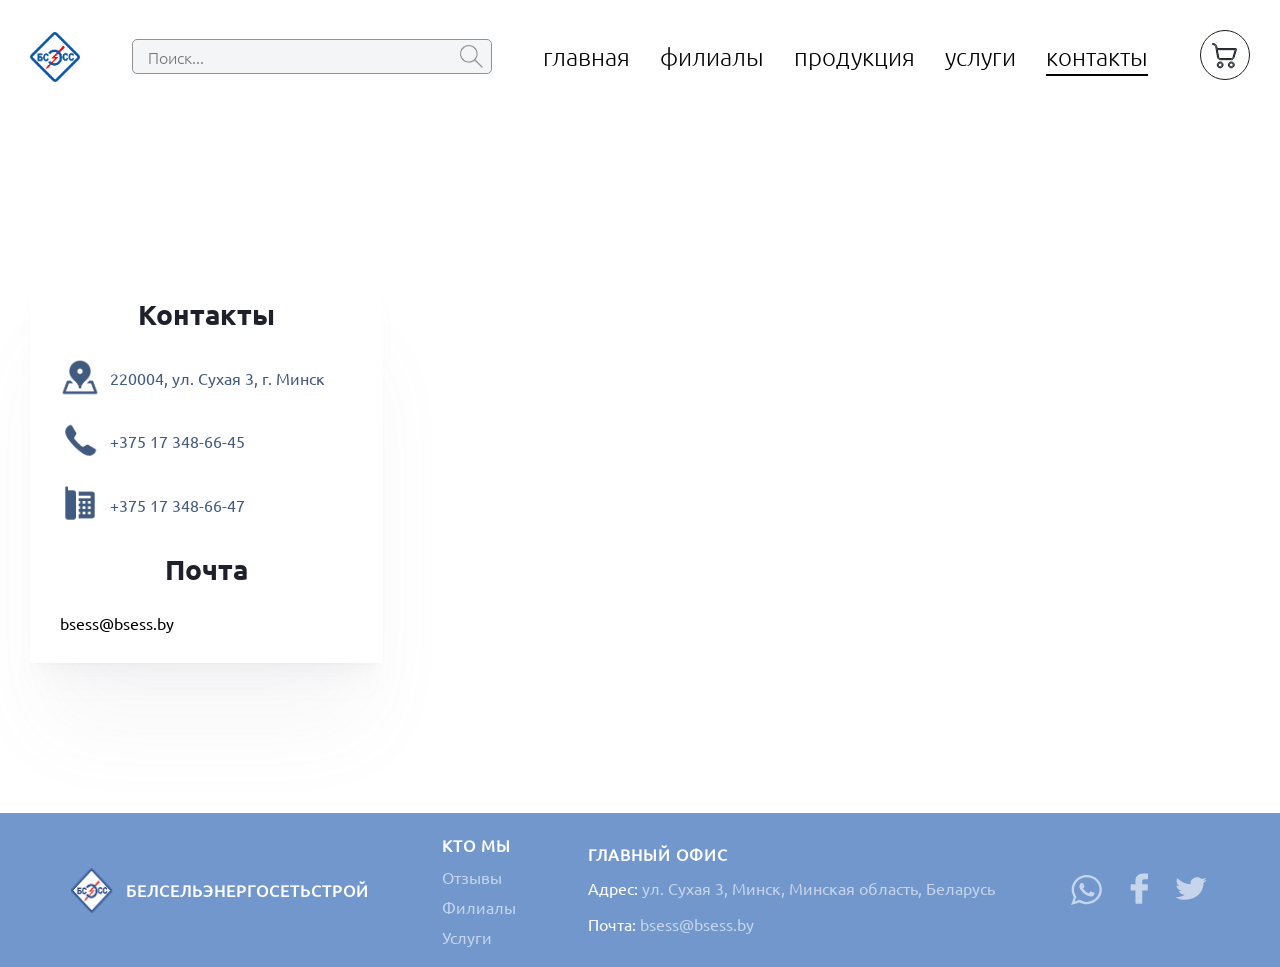
<file: pages/contacts.html>
<!DOCTYPE html>
<html lang="en">

<head>
  <meta charset="UTF-8">
  <meta name="viewport" content="width=device-width, initial-scale=1.0">
  <title>БЕЛСЕЛЬЭЛЕКТРОСЕТЬСТРОЙ - Контакты</title>
  <link rel="stylesheet" href="../styles/common.css">
  <link rel="stylesheet" href="../styles/modal.css">
  <link rel="stylesheet" href="../styles/header.css">
  <link rel="stylesheet" href="../styles/contacts.css">
  <link rel="stylesheet" href="../styles/footer.css">
  <link rel="shortcut icon" href="../assets/icon.png" type="image/x-icon">
</head>

<body>
  <header class="header wrapper">
    <a href="./index.html" class="logo-container">
      <img src="../assets/logo.png" width="50px" height="50px" alt="Logo" class="logo">
      <p class="logo-title">БЕЛСЕЛЬЭЛЕКТРОСЕТЬСТРОЙ</p>
    </a>
    <div class="search">
      <input class="search-input" type="text" autocomplete="off" placeholder="Поиск..." name="input" class="input">
      <svg class="search-btn" width="25" height="25" viewBox="0 0 25 25" fill="none" xmlns="http://www.w3.org/2000/svg">
        <path
          d="M17.3781 15.2803L17.1282 15.6256L17.4296 15.927L23.9656 22.463C24.3805 22.8779 24.3805 23.5507 23.9656 23.9656C23.5507 24.3805 22.8779 24.3805 22.463 23.9656L15.927 17.4296L15.6256 17.1282L15.2803 17.3781C13.746 18.4885 11.8609 19.1429 9.82143 19.1429C4.67335 19.1429 0.5 14.9695 0.5 9.82143C0.5 4.67335 4.67335 0.5 9.82143 0.5C14.9695 0.5 19.1429 4.67335 19.1429 9.82143C19.1429 11.8609 18.4885 13.746 17.3781 15.2803ZM9.82143 17.0179C13.7959 17.0179 17.0179 13.7959 17.0179 9.82143C17.0179 5.84695 13.7959 2.625 9.82143 2.625C5.84695 2.625 2.625 5.84695 2.625 9.82143C2.625 13.7959 5.84695 17.0179 9.82143 17.0179Z"
          fill="#939393" stroke="white" />
      </svg>
    </div>
    <ul class="header-menu">
      <li><a class="menu-link" href="./index.html">главная</a></li>
      <li><a class="menu-link" href="./filial.html">филиалы</a></li>
      <li><a class="menu-link" href="./products.html">продукция</a></li>
      <li><a class="menu-link" href="./services.html">услуги</a></li>
      <li><a class="menu-link active" href="javascript: undefined;">контакты</a></li>
    </ul>
    <a href="./cart.html" class="cart-link">
      <svg class="cart-btn" width="50" height="50" viewBox="0 0 50 50" fill="none" xmlns="http://www.w3.org/2000/svg">
        <circle cx="25" cy="25" r="24.5" fill="white" stroke="#1D1D1B" />
        <path
          d="M35.9588 18.5906H17.155L16.7716 16.4059C16.5353 15.0611 15.4998 14.009 14.1783 13.7712L12.7883 13.522C12.4985 13.4695 12.222 13.6662 12.1705 13.961C12.1191 14.256 12.3121 14.5374 12.6019 14.5899L13.9971 14.8391C14.8774 14.998 15.5666 15.6995 15.7226 16.5957L17.6077 27.4214C17.8303 28.7167 18.9359 29.6616 20.2277 29.6603H31.4108C32.5857 29.6639 33.6233 28.881 33.9618 27.7358L36.4647 19.2899C36.5111 19.1251 36.4817 18.9477 36.3848 18.8075C36.2835 18.6717 36.126 18.5917 35.9588 18.5906V18.5906ZM32.9446 27.4159C32.7436 28.1037 32.121 28.5742 31.4162 28.5706H20.2331C19.4574 28.5727 18.7934 28.0046 18.6621 27.2261L17.3468 19.6693H35.2451L32.9446 27.4159Z"
          fill="#7197CC" stroke="#1D1D1B" />
        <path
          d="M20.1692 31.9395C18.5691 31.9395 17.2721 33.2599 17.2721 34.8887C17.2721 36.5173 18.5691 37.8376 20.1692 37.8376C21.769 37.8376 23.066 36.5173 23.066 34.8887C23.0644 33.2607 21.7684 31.9412 20.1692 31.9395V31.9395ZM20.1692 36.7534C19.1573 36.7534 18.3371 35.9185 18.3371 34.8887C18.3371 33.8587 19.1573 33.0237 20.1692 33.0237C21.1808 33.0237 22.001 33.8587 22.001 34.8887C22.001 35.9185 21.1808 36.7534 20.1692 36.7534V36.7534Z"
          fill="#7197CC" stroke="#1D1D1B" />
        <path
          d="M31.3548 31.9395C29.7547 31.9395 28.4577 33.2599 28.4577 34.8887C28.4577 36.5173 29.7547 37.8376 31.3548 37.8376C32.9546 37.8376 34.2517 36.5173 34.2517 34.8887C34.25 33.2607 32.954 31.9412 31.3548 31.9395V31.9395ZM31.3548 36.7534C30.343 36.7534 29.5227 35.9185 29.5227 34.8887C29.5227 33.8587 30.343 33.0237 31.3548 33.0237C32.3664 33.0237 33.1866 33.8587 33.1866 34.8887C33.1866 35.9185 32.3664 36.7534 31.3548 36.7534V36.7534Z"
          fill="#7197CC" stroke="#1D1D1B" />
      </svg>
    </a>
    <svg class="burger-btn" width="30" height="22" viewBox="0 0 30 22" fill="none" xmlns="http://www.w3.org/2000/svg">
      <line y1="21" x2="30" y2="21" stroke="#000" stroke-width="2" />
      <line y1="11" x2="30" y2="11" stroke="#000" stroke-width="2" />
      <line y1="1" x2="30" y2="1" stroke="#000" stroke-width="2" />
    </svg>
  </header>
  <main>
    <section class="contacts wrapper">
      <div class="contacts-block container">
        <div class="contacts-container">
          <h5 class="contacts-title">Контакты</h5>
          <div class="contact-container">
            <svg width="40" height="40" viewBox="0 0 40 40" fill="none" xmlns="http://www.w3.org/2000/svg"
              xmlns:xlink="http://www.w3.org/1999/xlink">
              <rect width="40" height="40" fill="url(#pattern0_2073_268)" />
              <defs>
                <pattern id="pattern0_2073_268" patternContentUnits="objectBoundingBox" width="1" height="1">
                  <use xlink:href="#image0_2073_268" transform="scale(0.0111111)" />
                </pattern>
                <image id="image0_2073_268" width="90" height="90" preserveAspectRatio="none"
                  xlink:href="[data-uri]" />
              </defs>
            </svg>
            <a href="https://maps.app.goo.gl/svuZRnRmbNHdnCPw5" target="_blank" class="contact"> 220004, ул. Сухая 3, г.
              Минск</a>
          </div>
          <div class="contact-container">
            <svg width="40" height="40" viewBox="0 0 40 40" fill="none" xmlns="http://www.w3.org/2000/svg"
              xmlns:xlink="http://www.w3.org/1999/xlink">
              <rect width="40" height="40" fill="url(#pattern0_2073_269)" />
              <defs>
                <pattern id="pattern0_2073_269" patternContentUnits="objectBoundingBox" width="1" height="1">
                  <use xlink:href="#image0_2073_269" transform="scale(0.0111111)" />
                </pattern>
                <image id="image0_2073_269" width="90" height="90" preserveAspectRatio="none"
                  xlink:href="[data-uri]" />
              </defs>
            </svg>
            <a href="tel:+375173486645" class="contact">+375 17 348-66-45</a>
          </div>
          <div class="contact-container">
            <svg width="40" height="40" viewBox="0 0 40 40" fill="none" xmlns="http://www.w3.org/2000/svg"
              xmlns:xlink="http://www.w3.org/1999/xlink">
              <rect width="40" height="40" fill="url(#pattern0_2073_265)" />
              <defs>
                <pattern id="pattern0_2073_265" patternContentUnits="objectBoundingBox" width="1" height="1">
                  <use xlink:href="#image0_2073_265" transform="scale(0.0111111)" />
                </pattern>
                <image id="image0_2073_265" width="90" height="90" preserveAspectRatio="none"
                  xlink:href="[data-uri]" />
              </defs>
            </svg>
            <a href="tel:+375173486647" class="contact">+375 17 348-66-47</a>
          </div>
          <h5 class="contacts-title">Почта</h5>
          <a href="mailto:bsess@bsess.by" class="mail-contact">bsess@bsess.by</a>
        </div>
        <iframe
          src="https://www.google.com/maps/embed?pb=!1m18!1m12!1m3!1d2350.5435755075546!2d27.540651300000004!3d53.904315999999994!2m3!1f0!2f0!3f0!3m2!1i1024!2i768!4f13.1!3m3!1m2!1s0x46dbcfee07608e97%3A0x7e0c01da9ddce09b!2z0YPQuy4g0KHRg9GF0LDRjyAzLCDQnNC40L3RgdC6LCDQnNC40L3RgdC60LDRjyDQvtCx0LvQsNGB0YLRjA!5e0!3m2!1sru!2sby!4v1742159543129!5m2!1sru!2sby"
          width="900" height="400" style="border:0;" allowfullscreen="" loading="lazy"
          referrerpolicy="no-referrer-when-downgrade"></iframe>
      </div>
    </section>
  </main>
  <footer class="footer wrapper">
    <div class="footer-block container">
      <div class="footer-logo-container">
        <img src="../assets/icon.png" class="footer-image" alt="">
        <p class="footer-title">БЕЛСЕЛЬЭНЕРГОСЕТЬСТРОЙ</З>
      </div>
      <ul class="footer-menu">
        <li><a class="footer-title" href="./index.html#about">кто мы</a></li>
        <li><a class="footer-link" href="./index.html#reviews">Отзывы</a></li>
        <li><a class="footer-link" href="./filial.html">Филиалы</a></li>
        <li><a class="footer-link" href="./services.html">Услуги</a></li>
      </ul>
      <div class="footer-contacts">
        <p class="footer-title">ГЛАВНЫЙ ОФИС</p>
        <a href="https://maps.app.goo.gl/svuZRnRmbNHdnCPw5" target="_blank" class="footer-contact"> <span
            class="footer-span">Адрес: </span>ул. Сухая 3, Минск, Минская область, Беларусь
        </a>
        <a href="mailto:bsess@bsess.by" class="footer-contact"> <span class="footer-span">Почта:
          </span>bsess@bsess.by</a>
      </div>
      <div class="socials">
        <svg width="37" height="36" viewBox="0 0 37 36" fill="none" xmlns="http://www.w3.org/2000/svg">
          <g opacity="0.6">
            <path
              d="M33.9167 17.6137C33.9167 25.6847 27.1405 32.2273 18.7803 32.2273C16.1262 32.2273 13.6328 31.5673 11.4635 30.409L3.08334 33L5.81552 25.1593C4.43727 22.9573 3.64348 20.3747 3.64348 17.6137C3.64348 9.54267 10.4203 3 18.7803 3C27.1412 3 33.9167 9.54267 33.9167 17.6137ZM18.7803 5.32733C11.7626 5.32733 6.05431 10.839 6.05431 17.6137C6.05431 20.302 6.95498 22.7917 8.47849 24.817L6.88852 29.38L11.779 27.8677C13.7883 29.1513 16.1954 29.9 18.7806 29.9C25.7972 29.9 31.5065 24.389 31.5065 17.6143C31.5065 10.8397 25.7976 5.32733 18.7803 5.32733ZM26.4238 20.9793C26.3303 20.8303 26.0833 20.7403 25.7126 20.5613C25.3412 20.3823 23.5166 19.5153 23.1774 19.3963C22.8372 19.277 22.5892 19.217 22.3422 19.5753C22.0952 19.934 21.384 20.7403 21.1671 20.9793C20.9506 21.219 20.7344 21.249 20.363 21.0697C19.9923 20.8907 18.797 20.512 17.3797 19.292C16.2769 18.3427 15.5321 17.1707 15.3156 16.8117C15.0994 16.4533 15.293 16.2597 15.4783 16.0813C15.6455 15.9207 15.8497 15.663 16.0351 15.454C16.2211 15.2447 16.2828 15.0957 16.4057 14.8563C16.5301 14.6173 16.4681 14.4083 16.3749 14.2287C16.2824 14.0497 15.5397 12.287 15.2306 11.5697C14.9216 10.853 14.613 10.9723 14.3961 10.9723C14.1799 10.9723 13.9322 10.9423 13.6849 10.9423C13.4375 10.9423 13.0353 11.032 12.6951 11.3903C12.3553 11.749 11.397 12.6157 11.397 14.378C11.397 16.1407 12.726 17.8437 12.912 18.0823C13.0973 18.321 15.478 22.0557 19.2499 23.49C23.0222 24.9237 23.0222 24.4453 23.7026 24.3853C24.3823 24.3257 25.8973 23.519 26.2077 22.683C26.516 21.8457 26.516 21.1287 26.4238 20.9793Z"
              fill="white" />
          </g>
        </svg>
        <svg width="36" height="33" viewBox="0 0 36 33" fill="none" xmlns="http://www.w3.org/2000/svg">
          <g opacity="0.6">
            <path
              d="M26.3444 1.38129L22.1785 1.375C17.4982 1.375 14.4737 4.297 14.4737 8.81957V12.252H10.2851C9.92311 12.252 9.63 12.5283 9.63 12.8691V17.8424C9.63 18.1832 9.92344 18.4592 10.2851 18.4592H14.4737V31.0082C14.4737 31.349 14.7668 31.625 15.1287 31.625H20.5937C20.9556 31.625 21.2487 31.3487 21.2487 31.0082V18.4592H26.1462C26.5081 18.4592 26.8012 18.1832 26.8012 17.8424L26.8032 12.8691C26.8032 12.7055 26.7341 12.5488 26.6114 12.433C26.4888 12.3172 26.3217 12.252 26.1479 12.252H21.2487V9.34228C21.2487 7.94375 21.6026 7.23379 23.5374 7.23379L26.3437 7.23284C26.7053 7.23284 26.9984 6.95654 26.9984 6.61603V1.99811C26.9984 1.65792 26.7057 1.38192 26.3444 1.38129Z"
              fill="white" />
          </g>
        </svg>
        <svg width="36" height="33" viewBox="0 0 36 33" fill="none" xmlns="http://www.w3.org/2000/svg">
          <g opacity="0.6">
            <path
              d="M33.75 7.9372C32.5906 8.38811 31.3466 8.69392 30.0396 8.83044C31.3742 8.12898 32.3958 7.01636 32.8799 5.69466C31.6281 6.34426 30.2462 6.81596 28.7739 7.07166C27.5948 5.96767 25.9178 5.28003 24.0576 5.28003C20.4889 5.28003 17.5954 7.81974 17.5954 10.9503C17.5954 11.3943 17.6525 11.828 17.7627 12.2427C12.393 12.0059 7.63152 9.74785 4.44471 6.31661C3.88764 7.15284 3.57074 8.12722 3.57074 9.16733C3.57074 11.1352 4.71241 12.8715 6.4446 13.8874C5.38559 13.8563 4.38958 13.6006 3.51762 13.1756V13.2464C3.51762 15.9934 5.74584 18.2861 8.70036 18.8079C8.15904 18.9357 7.58823 19.0066 6.99771 19.0066C6.58043 19.0066 6.1769 18.9703 5.78125 18.9012C6.60401 21.1558 8.98972 22.7954 11.8163 22.8403C9.60583 24.3607 6.81859 25.2643 3.79124 25.2643C3.26963 25.2643 2.75585 25.2366 2.25 25.1865C5.11007 26.7985 8.50554 27.7384 12.1549 27.7384C24.042 27.7384 30.5396 19.0964 30.5396 11.6017L30.518 10.8674C31.7875 10.0726 32.8859 9.07404 33.75 7.9372Z"
              fill="white" />
          </g>
        </svg>
      </div>
    </div>
  </footer>
</body>

</html>
</file>
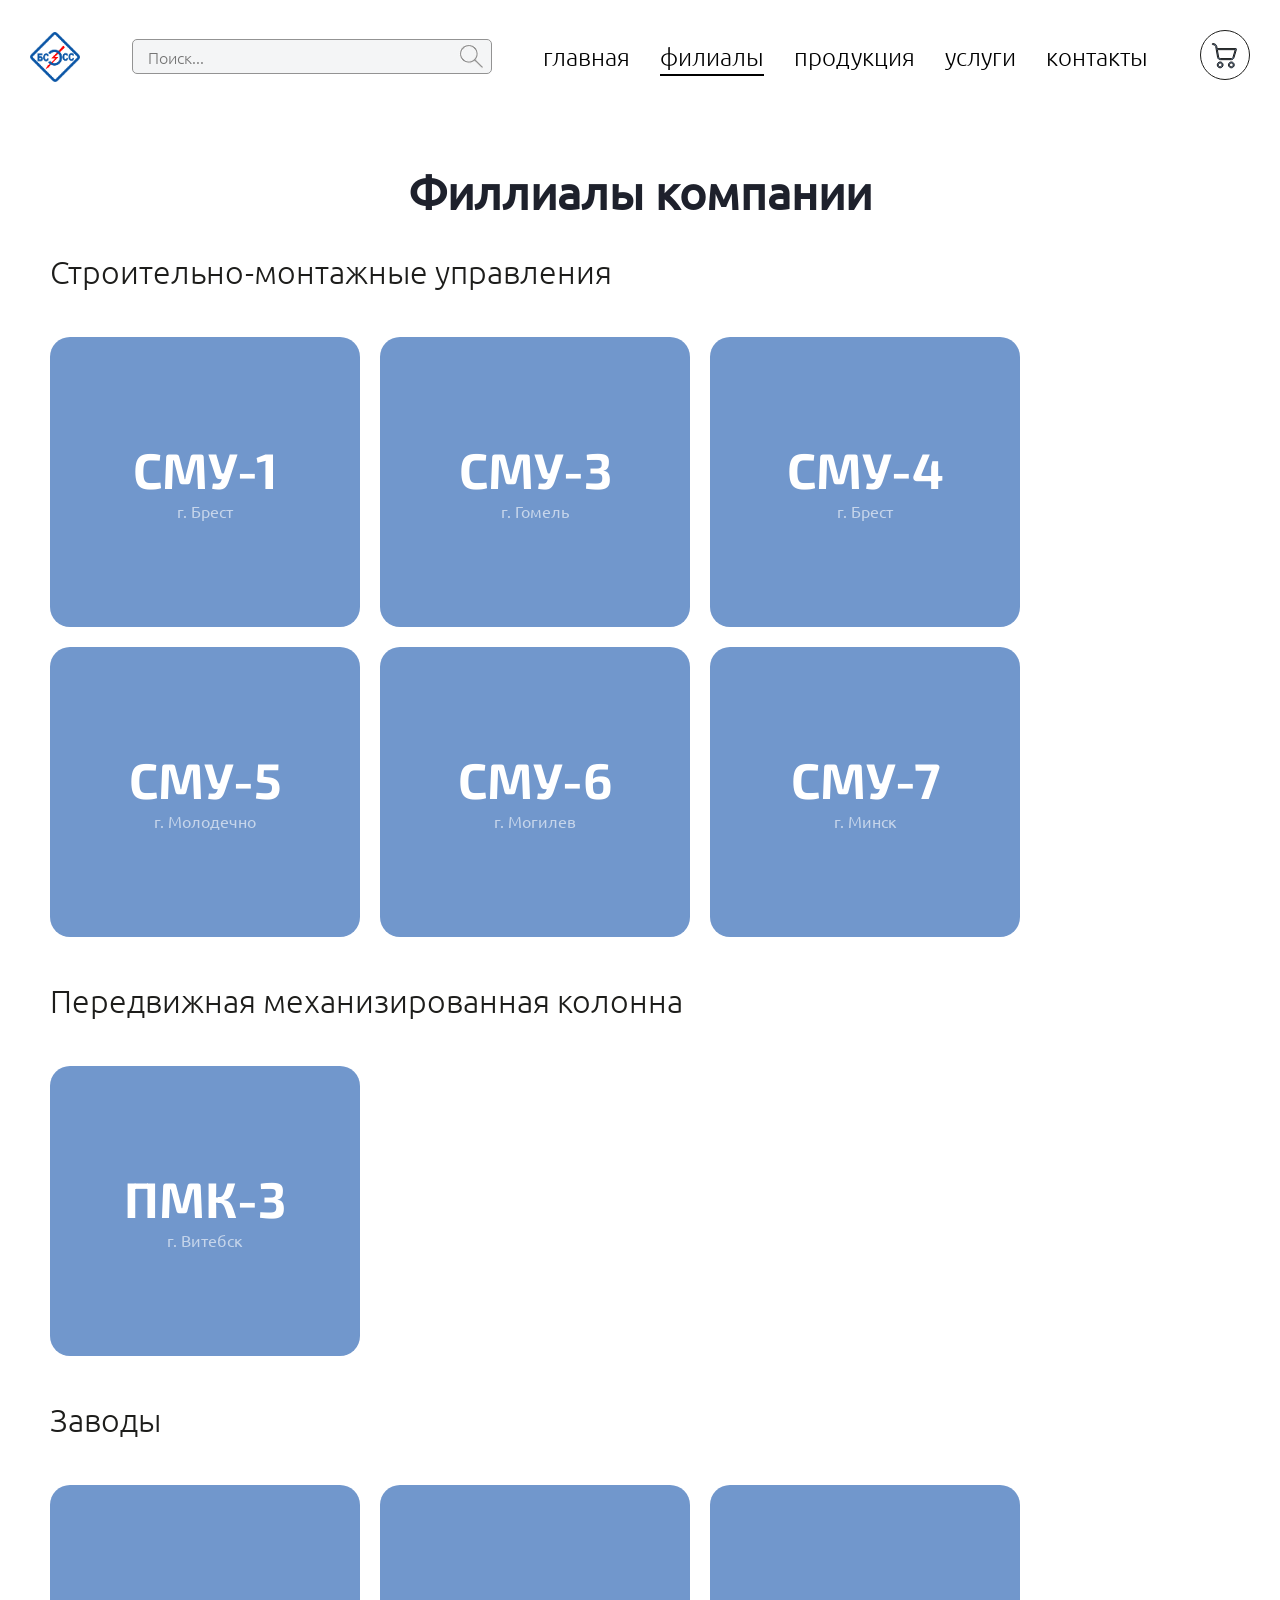
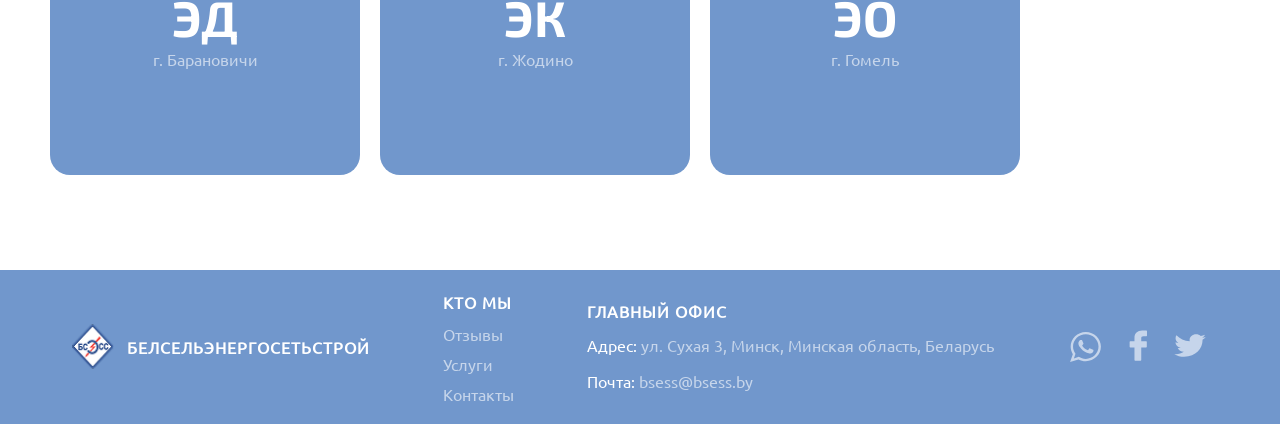
<file: pages/filial.html>
<!DOCTYPE html>
<html lang="en">

<head>
  <meta charset="UTF-8">
  <meta name="viewport" content="width=device-width, initial-scale=1.0">
  <title>БЕЛСЕЛЬЭЛЕКТРОСЕТЬСТРОЙ - Филиалы</title>
  <link rel="stylesheet" href="../styles/common.css">
  <link rel="stylesheet" href="../styles/header.css">
  <link rel="stylesheet" href="../styles/filial.css">
  <link rel="stylesheet" href="../styles/modal.css">
  <link rel="stylesheet" href="../styles/footer.css">
  <link rel="shortcut icon" href="../assets/icon.png" type="image/x-icon">
</head>

<body>
  <header class="header wrapper">
    <a href="./index.html" class="logo-container">
      <img src="../assets/logo.png" width="50px" height="50px" alt="Logo" class="logo">
      <p class="logo-title">БЕЛСЕЛЬЭЛЕКТРОСЕТЬСТРОЙ</p>
    </a>
    <div class="search">
      <input class="search-input" type="text" autocomplete="off" placeholder="Поиск..." name="input" class="input">
      <svg class="search-btn" width="25" height="25" viewBox="0 0 25 25" fill="none" xmlns="http://www.w3.org/2000/svg">
        <path
          d="M17.3781 15.2803L17.1282 15.6256L17.4296 15.927L23.9656 22.463C24.3805 22.8779 24.3805 23.5507 23.9656 23.9656C23.5507 24.3805 22.8779 24.3805 22.463 23.9656L15.927 17.4296L15.6256 17.1282L15.2803 17.3781C13.746 18.4885 11.8609 19.1429 9.82143 19.1429C4.67335 19.1429 0.5 14.9695 0.5 9.82143C0.5 4.67335 4.67335 0.5 9.82143 0.5C14.9695 0.5 19.1429 4.67335 19.1429 9.82143C19.1429 11.8609 18.4885 13.746 17.3781 15.2803ZM9.82143 17.0179C13.7959 17.0179 17.0179 13.7959 17.0179 9.82143C17.0179 5.84695 13.7959 2.625 9.82143 2.625C5.84695 2.625 2.625 5.84695 2.625 9.82143C2.625 13.7959 5.84695 17.0179 9.82143 17.0179Z"
          fill="#939393" stroke="white" />
      </svg>
    </div>
    <ul class="header-menu">
      <li><a class="menu-link" href="./index.html">главная</a></li>
      <li><a class="menu-link active" href="javascript: undefined;">филиалы</a></li>
      <li><a class="menu-link" href="./products.html">продукция</a></li>
      <li><a class="menu-link" href="./services.html">услуги</a></li>
      <li><a class="menu-link" href="./contacts.html">контакты</a></li>
    </ul>
    <a href="./cart.html" class="cart-link">
      <svg class="cart-btn" width="50" height="50" viewBox="0 0 50 50" fill="none" xmlns="http://www.w3.org/2000/svg">
        <circle cx="25" cy="25" r="24.5" fill="white" stroke="#1D1D1B" />
        <path
          d="M35.9588 18.5906H17.155L16.7716 16.4059C16.5353 15.0611 15.4998 14.009 14.1783 13.7712L12.7883 13.522C12.4985 13.4695 12.222 13.6662 12.1705 13.961C12.1191 14.256 12.3121 14.5374 12.6019 14.5899L13.9971 14.8391C14.8774 14.998 15.5666 15.6995 15.7226 16.5957L17.6077 27.4214C17.8303 28.7167 18.9359 29.6616 20.2277 29.6603H31.4108C32.5857 29.6639 33.6233 28.881 33.9618 27.7358L36.4647 19.2899C36.5111 19.1251 36.4817 18.9477 36.3848 18.8075C36.2835 18.6717 36.126 18.5917 35.9588 18.5906V18.5906ZM32.9446 27.4159C32.7436 28.1037 32.121 28.5742 31.4162 28.5706H20.2331C19.4574 28.5727 18.7934 28.0046 18.6621 27.2261L17.3468 19.6693H35.2451L32.9446 27.4159Z"
          fill="#7197CC" stroke="#1D1D1B" />
        <path
          d="M20.1692 31.9395C18.5691 31.9395 17.2721 33.2599 17.2721 34.8887C17.2721 36.5173 18.5691 37.8376 20.1692 37.8376C21.769 37.8376 23.066 36.5173 23.066 34.8887C23.0644 33.2607 21.7684 31.9412 20.1692 31.9395V31.9395ZM20.1692 36.7534C19.1573 36.7534 18.3371 35.9185 18.3371 34.8887C18.3371 33.8587 19.1573 33.0237 20.1692 33.0237C21.1808 33.0237 22.001 33.8587 22.001 34.8887C22.001 35.9185 21.1808 36.7534 20.1692 36.7534V36.7534Z"
          fill="#7197CC" stroke="#1D1D1B" />
        <path
          d="M31.3548 31.9395C29.7547 31.9395 28.4577 33.2599 28.4577 34.8887C28.4577 36.5173 29.7547 37.8376 31.3548 37.8376C32.9546 37.8376 34.2517 36.5173 34.2517 34.8887C34.25 33.2607 32.954 31.9412 31.3548 31.9395V31.9395ZM31.3548 36.7534C30.343 36.7534 29.5227 35.9185 29.5227 34.8887C29.5227 33.8587 30.343 33.0237 31.3548 33.0237C32.3664 33.0237 33.1866 33.8587 33.1866 34.8887C33.1866 35.9185 32.3664 36.7534 31.3548 36.7534V36.7534Z"
          fill="#7197CC" stroke="#1D1D1B" />
      </svg>
    </a>
    <svg class="burger-btn" width="30" height="22" viewBox="0 0 30 22" fill="none" xmlns="http://www.w3.org/2000/svg">
      <line y1="21" x2="30" y2="21" stroke="#000" stroke-width="2" />
      <line y1="11" x2="30" y2="11" stroke="#000" stroke-width="2" />
      <line y1="1" x2="30" y2="1" stroke="#000" stroke-width="2" />
    </svg>
  </header>
  <main>
    <section class="filial wrapper">
      <div class="filial-block container">
        <h2 class="filial-title">Филлиалы компании</h2>
        <p class="filials-name">Строительно-монтажные управления</p>
        <div class="filials-container">
          <div class="filial-card">
            <h3 class="filial-name">СМУ-1</h3>
            <p class="filial-location caption">г. Брест</p>
          </div>
          <div class="filial-card">
            <h3 class="filial-name">СМУ-3</h3>
            <p class="filial-location caption">г. Гомель</p>
          </div>
          <div class="filial-card">
            <h3 class="filial-name">СМУ-4</h3>
            <p class="filial-location caption">г. Брест</p>
          </div>
          <div class="filial-card">
            <h3 class="filial-name">СМУ-5</h3>
            <p class="filial-location caption">г. Молодечно</p>
          </div>
          <div class="filial-card">
            <h3 class="filial-name">СМУ-6</h3>
            <p class="filial-location caption">г. Могилев</p>
          </div>
          <div class="filial-card">
            <h3 class="filial-name">СМУ-7</h3>
            <p class="filial-location caption">г. Минск</p>
          </div>
        </div>
        <p class="filials-name">Передвижная механизированная колонна</p>
        <div class="filials-container">
          <div class="filial-card">
            <h3 class="filial-name">ПМК-3</h3>
            <p class="filial-location caption">г. Витебск</p>
          </div>
        </div>
        <p class="filials-name">Заводы</p>
        <div class="filials-container">
          <div class="filial-card">
            <h3 class="filial-name">ЭД</h3>
            <p class="filial-location caption">г. Барановичи</p>
          </div>
          <div class="filial-card">
            <h3 class="filial-name">ЭК</h3>
            <p class="filial-location caption">г. Жодино</p>
          </div>
          <div class="filial-card">
            <h3 class="filial-name">ЭО</h3>
            <p class="filial-location caption">г. Гомель</p>
          </div>
        </div>
      </div>
    </section>
  </main>
  <footer class="footer wrapper">
    <div class="footer-block container">
      <div class="footer-logo-container">
        <img src="../assets/icon.png" class="footer-image" alt="">
        <p class="footer-title">БЕЛСЕЛЬЭНЕРГОСЕТЬСТРОЙ</З>
      </div>
      <ul class="footer-menu">
        <li><a class="footer-title" href="./index.html#about">кто мы</a></li>
        <li><a class="footer-link" href="./index.html#reviews">Отзывы</a></li>
        <li><a class="footer-link" href="./services.html">Услуги</a></li>
        <li><a class="footer-link" href="./contacts.html">Контакты</a></li>
      </ul>
      <div class="footer-contacts">
        <p class="footer-title">ГЛАВНЫЙ ОФИС</p>
        <a href="https://maps.app.goo.gl/svuZRnRmbNHdnCPw5" target="_blank" class="footer-contact"> <span
            class="footer-span">Адрес: </span>ул. Сухая 3, Минск, Минская область, Беларусь
        </a>
        <a href="mailto:bsess@bsess.by" class="footer-contact"> <span class="footer-span">Почта:
          </span>bsess@bsess.by</a>
      </div>
      <div class="socials">
        <svg width="37" height="36" viewBox="0 0 37 36" fill="none" xmlns="http://www.w3.org/2000/svg">
          <g opacity="0.6">
            <path
              d="M33.9167 17.6137C33.9167 25.6847 27.1405 32.2273 18.7803 32.2273C16.1262 32.2273 13.6328 31.5673 11.4635 30.409L3.08334 33L5.81552 25.1593C4.43727 22.9573 3.64348 20.3747 3.64348 17.6137C3.64348 9.54267 10.4203 3 18.7803 3C27.1412 3 33.9167 9.54267 33.9167 17.6137ZM18.7803 5.32733C11.7626 5.32733 6.05431 10.839 6.05431 17.6137C6.05431 20.302 6.95498 22.7917 8.47849 24.817L6.88852 29.38L11.779 27.8677C13.7883 29.1513 16.1954 29.9 18.7806 29.9C25.7972 29.9 31.5065 24.389 31.5065 17.6143C31.5065 10.8397 25.7976 5.32733 18.7803 5.32733ZM26.4238 20.9793C26.3303 20.8303 26.0833 20.7403 25.7126 20.5613C25.3412 20.3823 23.5166 19.5153 23.1774 19.3963C22.8372 19.277 22.5892 19.217 22.3422 19.5753C22.0952 19.934 21.384 20.7403 21.1671 20.9793C20.9506 21.219 20.7344 21.249 20.363 21.0697C19.9923 20.8907 18.797 20.512 17.3797 19.292C16.2769 18.3427 15.5321 17.1707 15.3156 16.8117C15.0994 16.4533 15.293 16.2597 15.4783 16.0813C15.6455 15.9207 15.8497 15.663 16.0351 15.454C16.2211 15.2447 16.2828 15.0957 16.4057 14.8563C16.5301 14.6173 16.4681 14.4083 16.3749 14.2287C16.2824 14.0497 15.5397 12.287 15.2306 11.5697C14.9216 10.853 14.613 10.9723 14.3961 10.9723C14.1799 10.9723 13.9322 10.9423 13.6849 10.9423C13.4375 10.9423 13.0353 11.032 12.6951 11.3903C12.3553 11.749 11.397 12.6157 11.397 14.378C11.397 16.1407 12.726 17.8437 12.912 18.0823C13.0973 18.321 15.478 22.0557 19.2499 23.49C23.0222 24.9237 23.0222 24.4453 23.7026 24.3853C24.3823 24.3257 25.8973 23.519 26.2077 22.683C26.516 21.8457 26.516 21.1287 26.4238 20.9793Z"
              fill="white" />
          </g>
        </svg>
        <svg width="36" height="33" viewBox="0 0 36 33" fill="none" xmlns="http://www.w3.org/2000/svg">
          <g opacity="0.6">
            <path
              d="M26.3444 1.38129L22.1785 1.375C17.4982 1.375 14.4737 4.297 14.4737 8.81957V12.252H10.2851C9.92311 12.252 9.63 12.5283 9.63 12.8691V17.8424C9.63 18.1832 9.92344 18.4592 10.2851 18.4592H14.4737V31.0082C14.4737 31.349 14.7668 31.625 15.1287 31.625H20.5937C20.9556 31.625 21.2487 31.3487 21.2487 31.0082V18.4592H26.1462C26.5081 18.4592 26.8012 18.1832 26.8012 17.8424L26.8032 12.8691C26.8032 12.7055 26.7341 12.5488 26.6114 12.433C26.4888 12.3172 26.3217 12.252 26.1479 12.252H21.2487V9.34228C21.2487 7.94375 21.6026 7.23379 23.5374 7.23379L26.3437 7.23284C26.7053 7.23284 26.9984 6.95654 26.9984 6.61603V1.99811C26.9984 1.65792 26.7057 1.38192 26.3444 1.38129Z"
              fill="white" />
          </g>
        </svg>
        <svg width="36" height="33" viewBox="0 0 36 33" fill="none" xmlns="http://www.w3.org/2000/svg">
          <g opacity="0.6">
            <path
              d="M33.75 7.9372C32.5906 8.38811 31.3466 8.69392 30.0396 8.83044C31.3742 8.12898 32.3958 7.01636 32.8799 5.69466C31.6281 6.34426 30.2462 6.81596 28.7739 7.07166C27.5948 5.96767 25.9178 5.28003 24.0576 5.28003C20.4889 5.28003 17.5954 7.81974 17.5954 10.9503C17.5954 11.3943 17.6525 11.828 17.7627 12.2427C12.393 12.0059 7.63152 9.74785 4.44471 6.31661C3.88764 7.15284 3.57074 8.12722 3.57074 9.16733C3.57074 11.1352 4.71241 12.8715 6.4446 13.8874C5.38559 13.8563 4.38958 13.6006 3.51762 13.1756V13.2464C3.51762 15.9934 5.74584 18.2861 8.70036 18.8079C8.15904 18.9357 7.58823 19.0066 6.99771 19.0066C6.58043 19.0066 6.1769 18.9703 5.78125 18.9012C6.60401 21.1558 8.98972 22.7954 11.8163 22.8403C9.60583 24.3607 6.81859 25.2643 3.79124 25.2643C3.26963 25.2643 2.75585 25.2366 2.25 25.1865C5.11007 26.7985 8.50554 27.7384 12.1549 27.7384C24.042 27.7384 30.5396 19.0964 30.5396 11.6017L30.518 10.8674C31.7875 10.0726 32.8859 9.07404 33.75 7.9372Z"
              fill="white" />
          </g>
        </svg>
      </div>
    </div>
  </footer>
  <script type="module" src="../scripts/filial-page/filial-card-handler.js"></script>
</body>

</html>
</file>
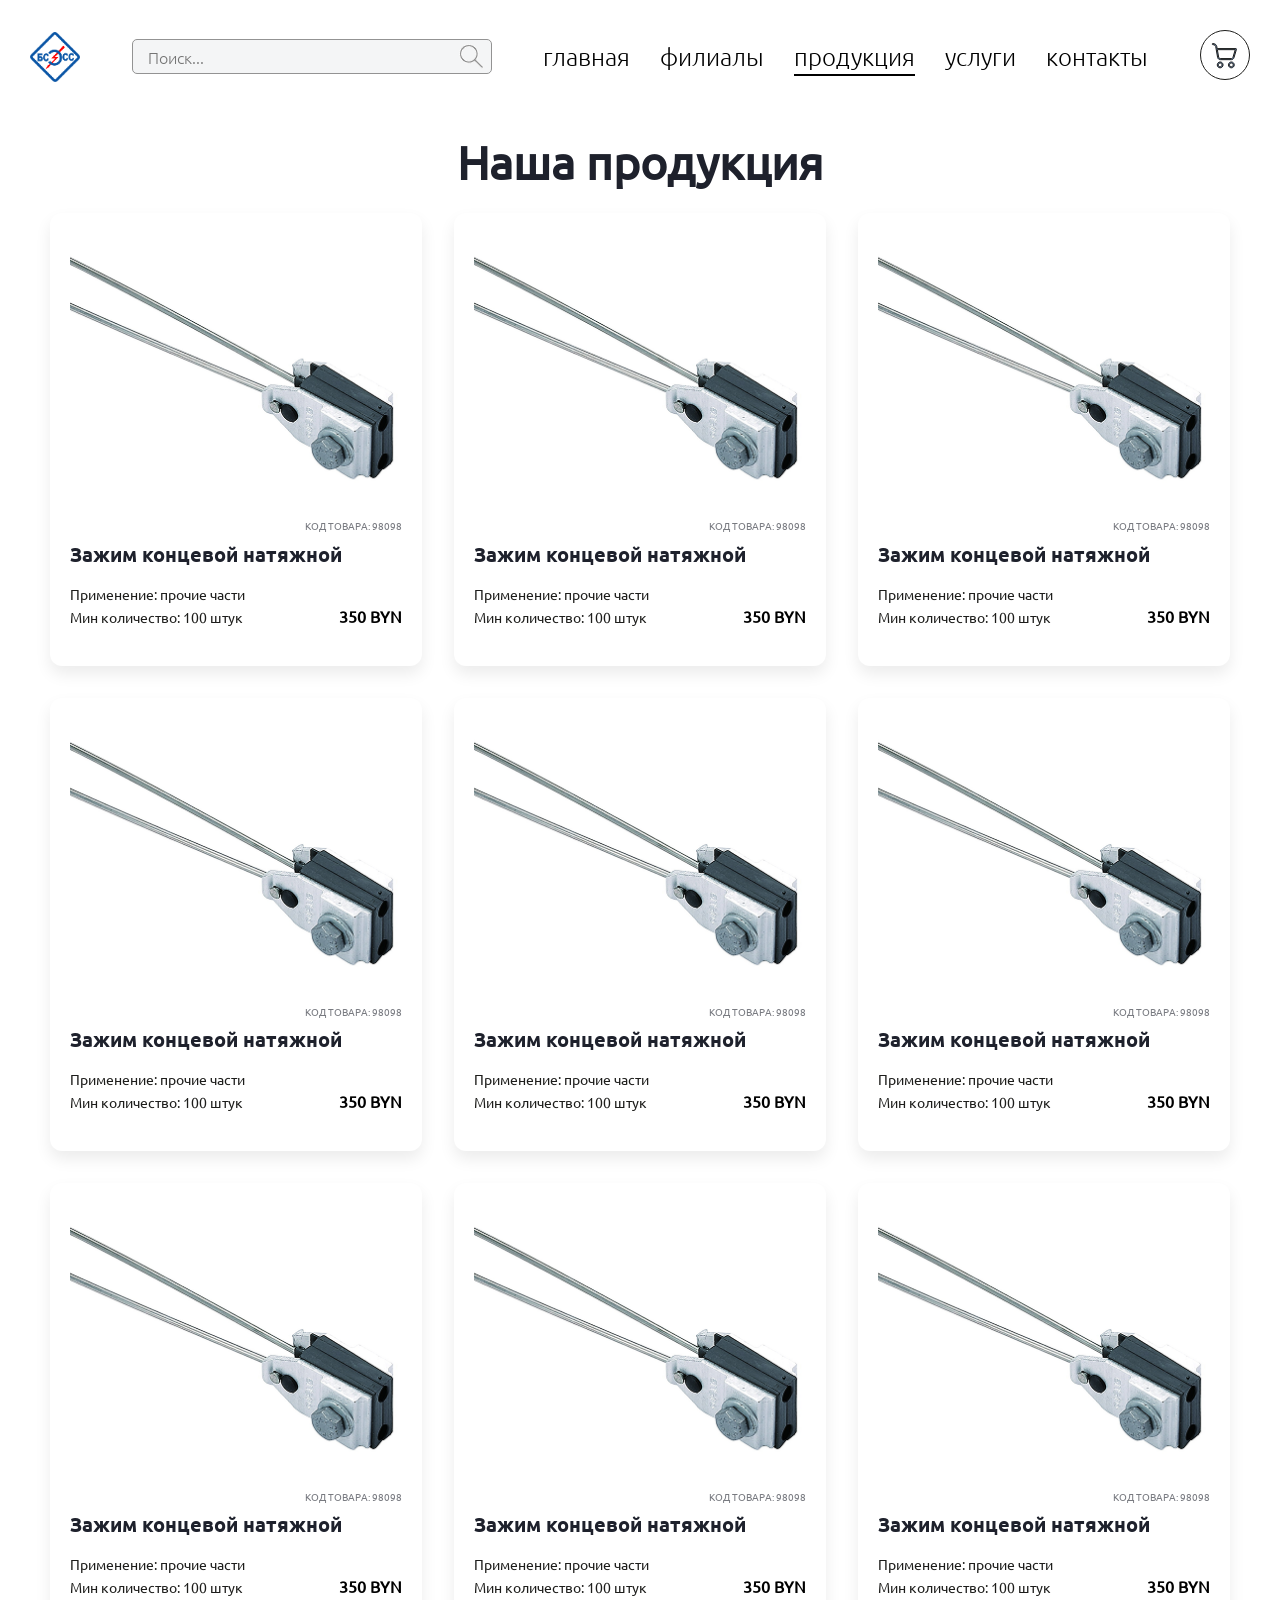
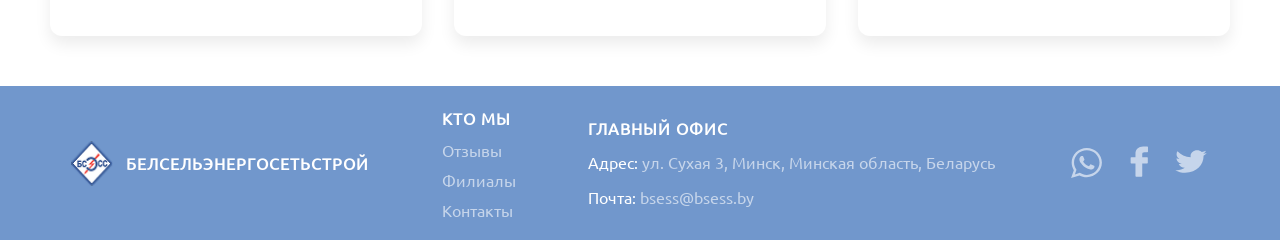
<file: pages/products.html>
<!DOCTYPE html>
<html lang="en">
  <head>
    <meta charset="UTF-8">
    <meta name="viewport" content="width=device-width, initial-scale=1.0">
    <title>БЕЛСЕЛЬЭЛЕКТРОСЕТЬСТРОЙ - Продукция</title>
    <link rel="stylesheet" href="../styles/common.css">
    <link rel="stylesheet" href="../styles/modal.css">
    <link rel="stylesheet" href="../styles/catalog.css">
    <link rel="stylesheet" href="../styles/header.css">
    <link rel="stylesheet" href="../styles/footer.css">
    <link rel="shortcut icon" href="../assets/icon.png" type="image/x-icon">
  </head>
<body>
  <header class="header wrapper">
    <a href="./index.html" class="logo-container">
      <img src="../assets/logo.png" width="50px" height="50px" alt="Logo" class="logo">
      <p class="logo-title">БЕЛСЕЛЬЭЛЕКТРОСЕТЬСТРОЙ</p>
    </a>
    <div class="search">
      <input class="search-input" type="text" autocomplete="off" placeholder="Поиск..." name="input" class="input">
      <svg class="search-btn" width="25" height="25" viewBox="0 0 25 25" fill="none" xmlns="http://www.w3.org/2000/svg">
        <path
          d="M17.3781 15.2803L17.1282 15.6256L17.4296 15.927L23.9656 22.463C24.3805 22.8779 24.3805 23.5507 23.9656 23.9656C23.5507 24.3805 22.8779 24.3805 22.463 23.9656L15.927 17.4296L15.6256 17.1282L15.2803 17.3781C13.746 18.4885 11.8609 19.1429 9.82143 19.1429C4.67335 19.1429 0.5 14.9695 0.5 9.82143C0.5 4.67335 4.67335 0.5 9.82143 0.5C14.9695 0.5 19.1429 4.67335 19.1429 9.82143C19.1429 11.8609 18.4885 13.746 17.3781 15.2803ZM9.82143 17.0179C13.7959 17.0179 17.0179 13.7959 17.0179 9.82143C17.0179 5.84695 13.7959 2.625 9.82143 2.625C5.84695 2.625 2.625 5.84695 2.625 9.82143C2.625 13.7959 5.84695 17.0179 9.82143 17.0179Z"
          fill="#939393" stroke="white" />
      </svg>
    </div>
    <ul class="header-menu">
      <li><a class="menu-link" href="./index.html">главная</a></li>
      <li><a class="menu-link" href="./filial.html">филиалы</a></li>
      <li><a class="menu-link active" href="javascript: undefined;">продукция</a></li>
      <li><a class="menu-link" href="./services.html">услуги</a></li>
      <li><a class="menu-link" href="./contacts.html">контакты</a></li>
    </ul>
    <a href="./cart.html" class="cart-link">
      <svg class="cart-btn" width="50" height="50" viewBox="0 0 50 50" fill="none" xmlns="http://www.w3.org/2000/svg">
        <circle cx="25" cy="25" r="24.5" fill="white" stroke="#1D1D1B" />
        <path
          d="M35.9588 18.5906H17.155L16.7716 16.4059C16.5353 15.0611 15.4998 14.009 14.1783 13.7712L12.7883 13.522C12.4985 13.4695 12.222 13.6662 12.1705 13.961C12.1191 14.256 12.3121 14.5374 12.6019 14.5899L13.9971 14.8391C14.8774 14.998 15.5666 15.6995 15.7226 16.5957L17.6077 27.4214C17.8303 28.7167 18.9359 29.6616 20.2277 29.6603H31.4108C32.5857 29.6639 33.6233 28.881 33.9618 27.7358L36.4647 19.2899C36.5111 19.1251 36.4817 18.9477 36.3848 18.8075C36.2835 18.6717 36.126 18.5917 35.9588 18.5906V18.5906ZM32.9446 27.4159C32.7436 28.1037 32.121 28.5742 31.4162 28.5706H20.2331C19.4574 28.5727 18.7934 28.0046 18.6621 27.2261L17.3468 19.6693H35.2451L32.9446 27.4159Z"
          fill="#7197CC" stroke="#1D1D1B" />
        <path
          d="M20.1692 31.9395C18.5691 31.9395 17.2721 33.2599 17.2721 34.8887C17.2721 36.5173 18.5691 37.8376 20.1692 37.8376C21.769 37.8376 23.066 36.5173 23.066 34.8887C23.0644 33.2607 21.7684 31.9412 20.1692 31.9395V31.9395ZM20.1692 36.7534C19.1573 36.7534 18.3371 35.9185 18.3371 34.8887C18.3371 33.8587 19.1573 33.0237 20.1692 33.0237C21.1808 33.0237 22.001 33.8587 22.001 34.8887C22.001 35.9185 21.1808 36.7534 20.1692 36.7534V36.7534Z"
          fill="#7197CC" stroke="#1D1D1B" />
        <path
          d="M31.3548 31.9395C29.7547 31.9395 28.4577 33.2599 28.4577 34.8887C28.4577 36.5173 29.7547 37.8376 31.3548 37.8376C32.9546 37.8376 34.2517 36.5173 34.2517 34.8887C34.25 33.2607 32.954 31.9412 31.3548 31.9395V31.9395ZM31.3548 36.7534C30.343 36.7534 29.5227 35.9185 29.5227 34.8887C29.5227 33.8587 30.343 33.0237 31.3548 33.0237C32.3664 33.0237 33.1866 33.8587 33.1866 34.8887C33.1866 35.9185 32.3664 36.7534 31.3548 36.7534V36.7534Z"
          fill="#7197CC" stroke="#1D1D1B" />
      </svg>
    </a>
    <svg class="burger-btn" width="30" height="22" viewBox="0 0 30 22" fill="none" xmlns="http://www.w3.org/2000/svg">
      <line y1="21" x2="30" y2="21" stroke="#000" stroke-width="2" />
      <line y1="11" x2="30" y2="11" stroke="#000" stroke-width="2" />
      <line y1="1" x2="30" y2="1" stroke="#000" stroke-width="2" />
    </svg>
  </header>
  <main>
    <section class="catalog wrapper">
      <div class="catalog-block container">
        <h2 class="catalog-title title">Наша продукция</h2>
        <div class="products-catalog" id="catalog">
        </div>
      </div>
    </section>
  </main>
  <footer class="footer wrapper">
    <div class="footer-block container">
      <div class="footer-logo-container">
        <img src="../assets/icon.png" class="footer-image" alt="">
        <p class="footer-title">БЕЛСЕЛЬЭНЕРГОСЕТЬСТРОЙ</З>
      </div>
      <ul class="footer-menu">
        <li><a class="footer-title" href="./index.html#about">кто мы</a></li>
        <li><a class="footer-link" href="./index.html#reviews">Отзывы</a></li>
        <li><a class="footer-link" href="./filial.html">Филиалы</a></li>
        <li><a class="footer-link" href="./contacts.html">Контакты</a></li>
      </ul>
      <div class="footer-contacts">
        <p class="footer-title">ГЛАВНЫЙ ОФИС</p>
        <a href="https://maps.app.goo.gl/svuZRnRmbNHdnCPw5" target="_blank" class="footer-contact"> <span class="footer-span">Адрес: </span>ул. Сухая 3, Минск, Минская область, Беларусь
        </a>
        <a href="mailto:bsess@bsess.by" class="footer-contact"> <span class="footer-span">Почта: </span>bsess@bsess.by</a>
      </div>
      <div class="socials">
        <svg width="37" height="36" viewBox="0 0 37 36" fill="none" xmlns="http://www.w3.org/2000/svg">
          <g opacity="0.6">
            <path
              d="M33.9167 17.6137C33.9167 25.6847 27.1405 32.2273 18.7803 32.2273C16.1262 32.2273 13.6328 31.5673 11.4635 30.409L3.08334 33L5.81552 25.1593C4.43727 22.9573 3.64348 20.3747 3.64348 17.6137C3.64348 9.54267 10.4203 3 18.7803 3C27.1412 3 33.9167 9.54267 33.9167 17.6137ZM18.7803 5.32733C11.7626 5.32733 6.05431 10.839 6.05431 17.6137C6.05431 20.302 6.95498 22.7917 8.47849 24.817L6.88852 29.38L11.779 27.8677C13.7883 29.1513 16.1954 29.9 18.7806 29.9C25.7972 29.9 31.5065 24.389 31.5065 17.6143C31.5065 10.8397 25.7976 5.32733 18.7803 5.32733ZM26.4238 20.9793C26.3303 20.8303 26.0833 20.7403 25.7126 20.5613C25.3412 20.3823 23.5166 19.5153 23.1774 19.3963C22.8372 19.277 22.5892 19.217 22.3422 19.5753C22.0952 19.934 21.384 20.7403 21.1671 20.9793C20.9506 21.219 20.7344 21.249 20.363 21.0697C19.9923 20.8907 18.797 20.512 17.3797 19.292C16.2769 18.3427 15.5321 17.1707 15.3156 16.8117C15.0994 16.4533 15.293 16.2597 15.4783 16.0813C15.6455 15.9207 15.8497 15.663 16.0351 15.454C16.2211 15.2447 16.2828 15.0957 16.4057 14.8563C16.5301 14.6173 16.4681 14.4083 16.3749 14.2287C16.2824 14.0497 15.5397 12.287 15.2306 11.5697C14.9216 10.853 14.613 10.9723 14.3961 10.9723C14.1799 10.9723 13.9322 10.9423 13.6849 10.9423C13.4375 10.9423 13.0353 11.032 12.6951 11.3903C12.3553 11.749 11.397 12.6157 11.397 14.378C11.397 16.1407 12.726 17.8437 12.912 18.0823C13.0973 18.321 15.478 22.0557 19.2499 23.49C23.0222 24.9237 23.0222 24.4453 23.7026 24.3853C24.3823 24.3257 25.8973 23.519 26.2077 22.683C26.516 21.8457 26.516 21.1287 26.4238 20.9793Z"
              fill="white" />
          </g>
        </svg>
        <svg width="36" height="33" viewBox="0 0 36 33" fill="none" xmlns="http://www.w3.org/2000/svg">
          <g opacity="0.6">
            <path
              d="M26.3444 1.38129L22.1785 1.375C17.4982 1.375 14.4737 4.297 14.4737 8.81957V12.252H10.2851C9.92311 12.252 9.63 12.5283 9.63 12.8691V17.8424C9.63 18.1832 9.92344 18.4592 10.2851 18.4592H14.4737V31.0082C14.4737 31.349 14.7668 31.625 15.1287 31.625H20.5937C20.9556 31.625 21.2487 31.3487 21.2487 31.0082V18.4592H26.1462C26.5081 18.4592 26.8012 18.1832 26.8012 17.8424L26.8032 12.8691C26.8032 12.7055 26.7341 12.5488 26.6114 12.433C26.4888 12.3172 26.3217 12.252 26.1479 12.252H21.2487V9.34228C21.2487 7.94375 21.6026 7.23379 23.5374 7.23379L26.3437 7.23284C26.7053 7.23284 26.9984 6.95654 26.9984 6.61603V1.99811C26.9984 1.65792 26.7057 1.38192 26.3444 1.38129Z"
              fill="white" />
          </g>
        </svg>
        <svg width="36" height="33" viewBox="0 0 36 33" fill="none" xmlns="http://www.w3.org/2000/svg">
          <g opacity="0.6">
            <path
              d="M33.75 7.9372C32.5906 8.38811 31.3466 8.69392 30.0396 8.83044C31.3742 8.12898 32.3958 7.01636 32.8799 5.69466C31.6281 6.34426 30.2462 6.81596 28.7739 7.07166C27.5948 5.96767 25.9178 5.28003 24.0576 5.28003C20.4889 5.28003 17.5954 7.81974 17.5954 10.9503C17.5954 11.3943 17.6525 11.828 17.7627 12.2427C12.393 12.0059 7.63152 9.74785 4.44471 6.31661C3.88764 7.15284 3.57074 8.12722 3.57074 9.16733C3.57074 11.1352 4.71241 12.8715 6.4446 13.8874C5.38559 13.8563 4.38958 13.6006 3.51762 13.1756V13.2464C3.51762 15.9934 5.74584 18.2861 8.70036 18.8079C8.15904 18.9357 7.58823 19.0066 6.99771 19.0066C6.58043 19.0066 6.1769 18.9703 5.78125 18.9012C6.60401 21.1558 8.98972 22.7954 11.8163 22.8403C9.60583 24.3607 6.81859 25.2643 3.79124 25.2643C3.26963 25.2643 2.75585 25.2366 2.25 25.1865C5.11007 26.7985 8.50554 27.7384 12.1549 27.7384C24.042 27.7384 30.5396 19.0964 30.5396 11.6017L30.518 10.8674C31.7875 10.0726 32.8859 9.07404 33.75 7.9372Z"
              fill="white" />
          </g>
        </svg>
      </div>
    </div>
  </footer>
  <script src="../scripts/products-page/catalog-render.js"></script>
</body>
</html>
</file>
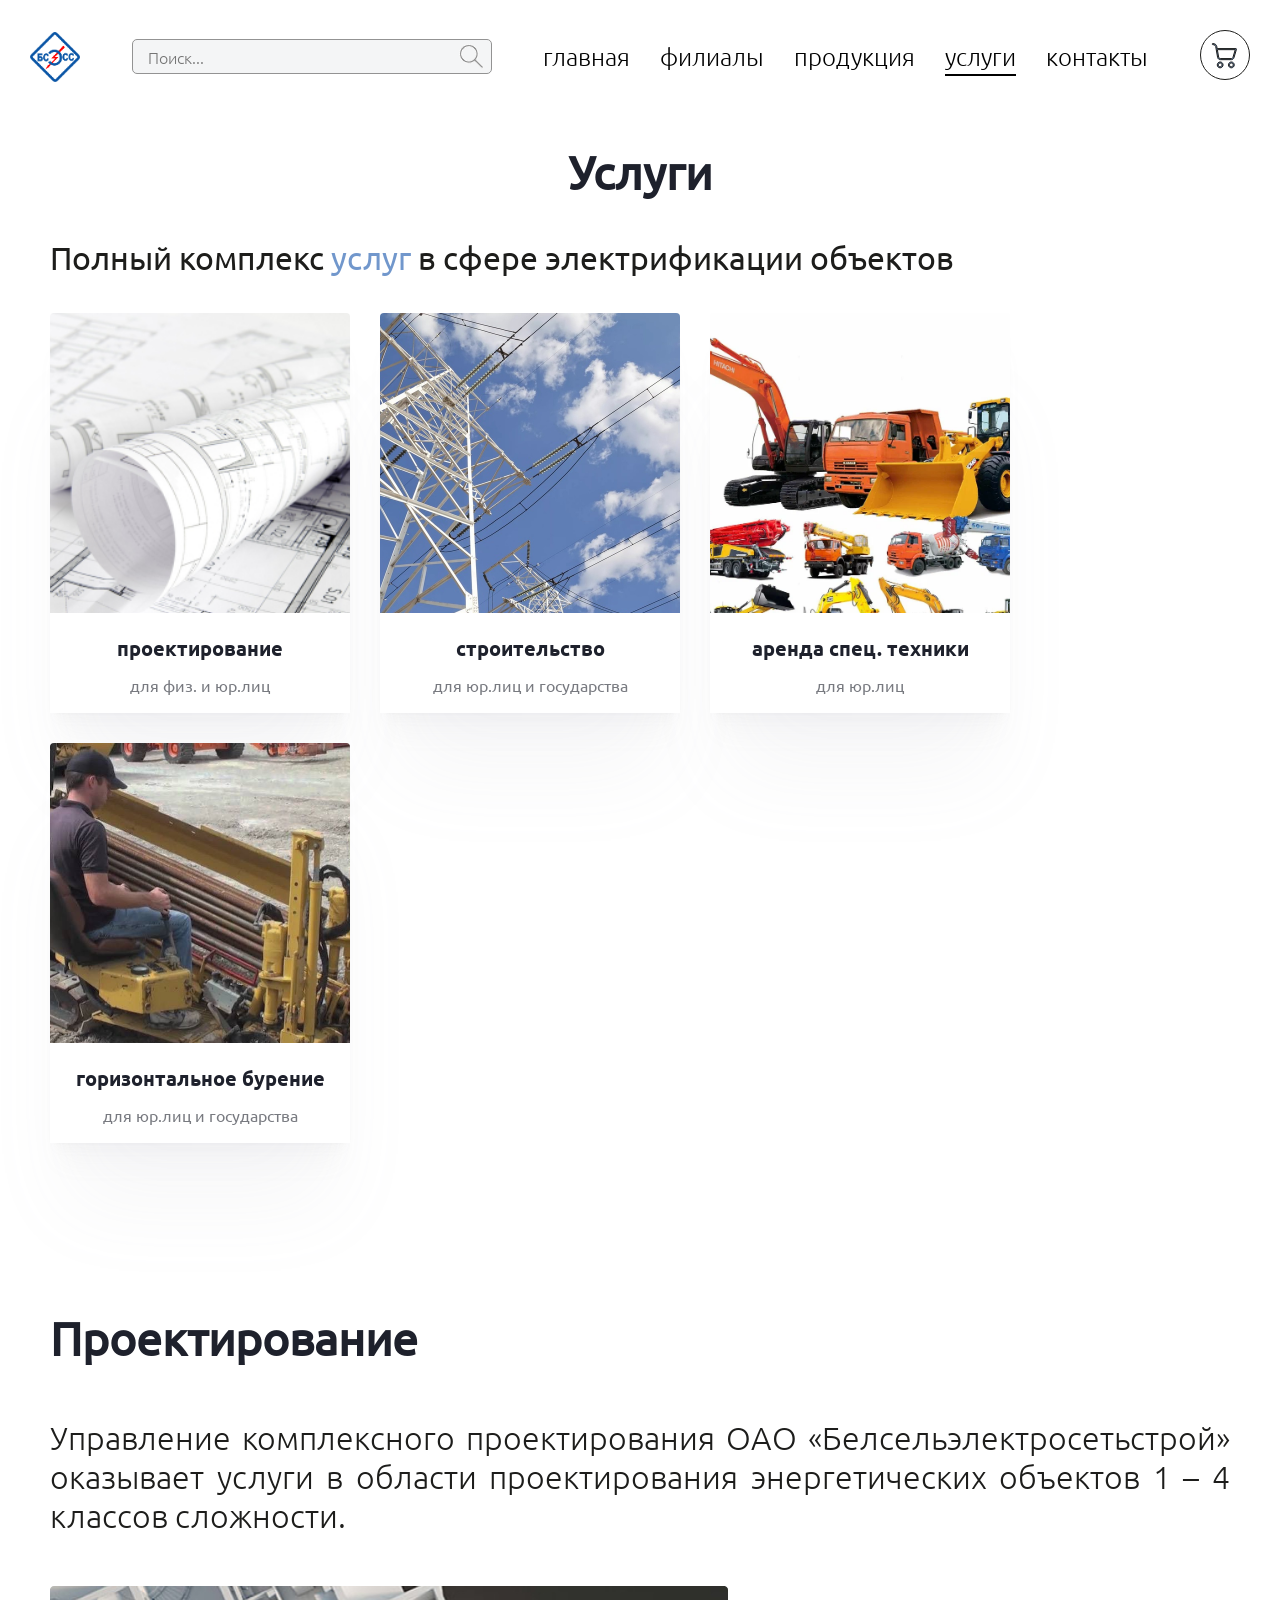
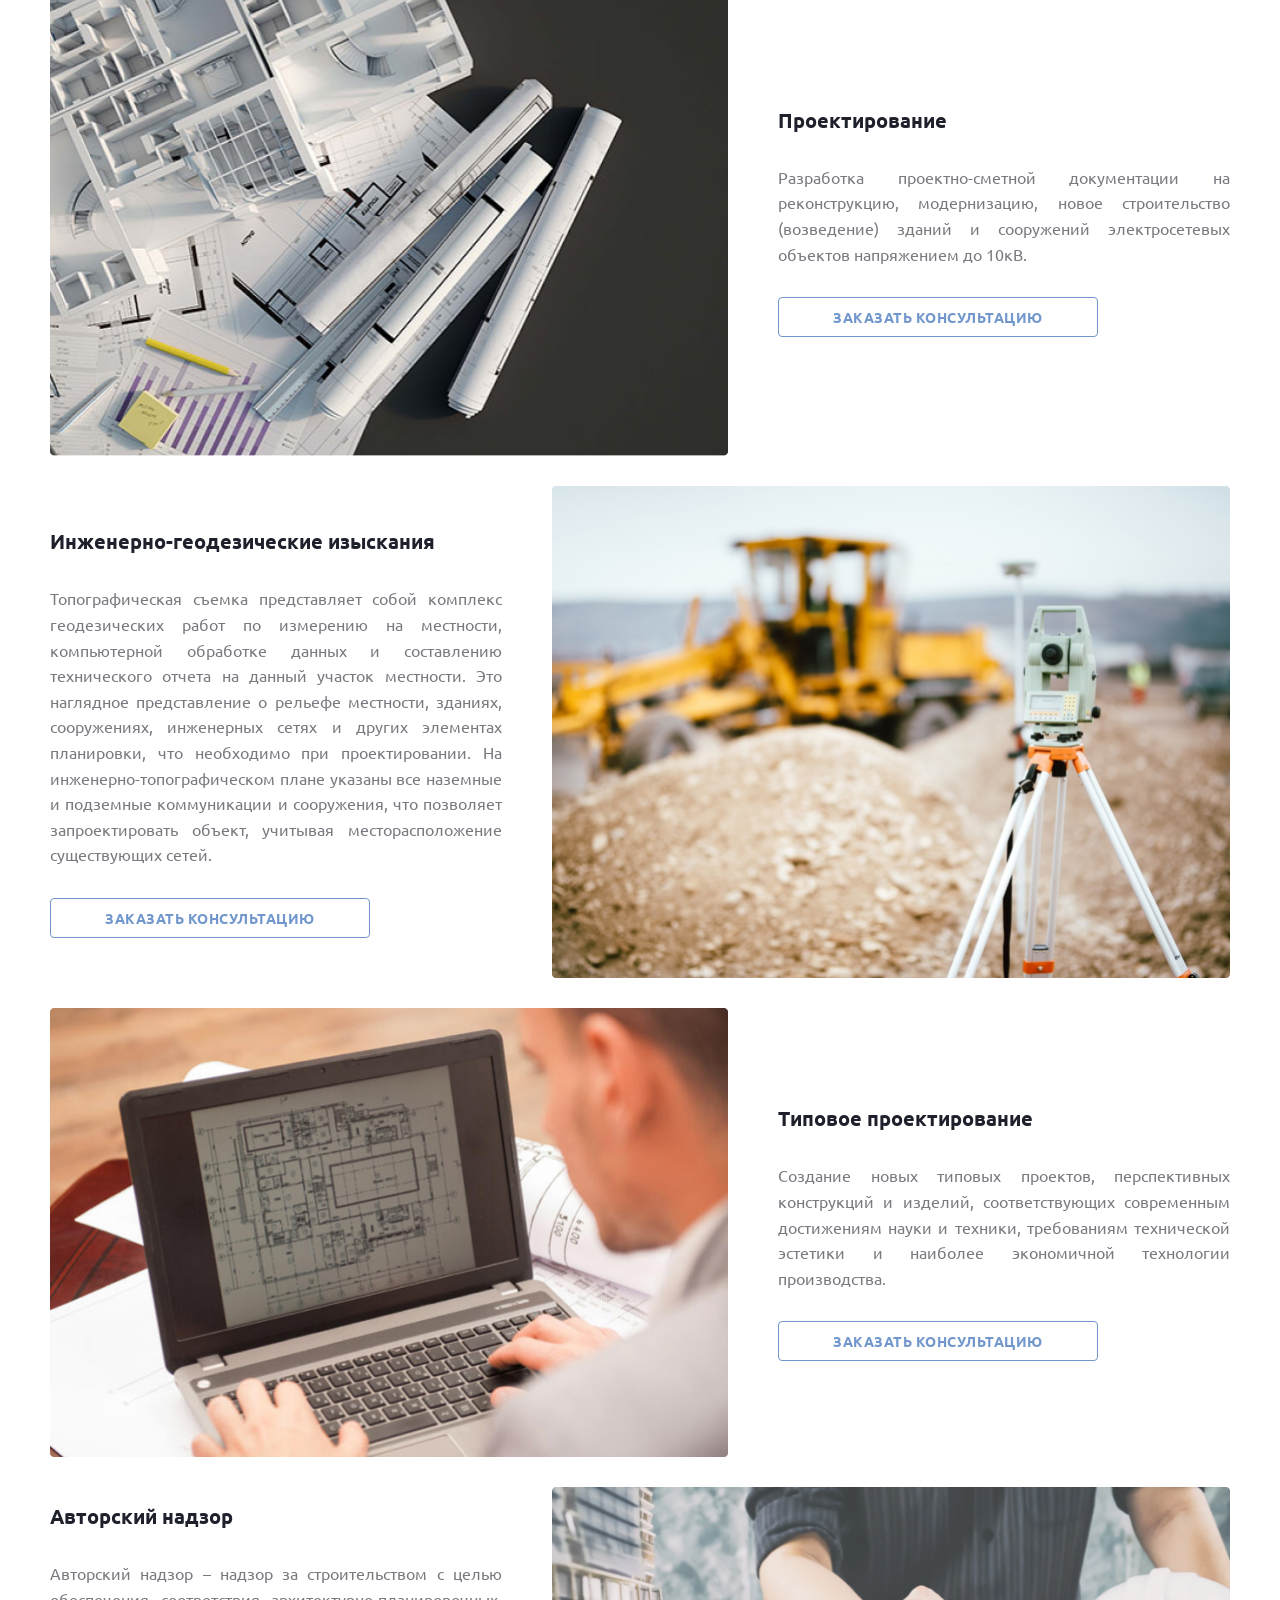
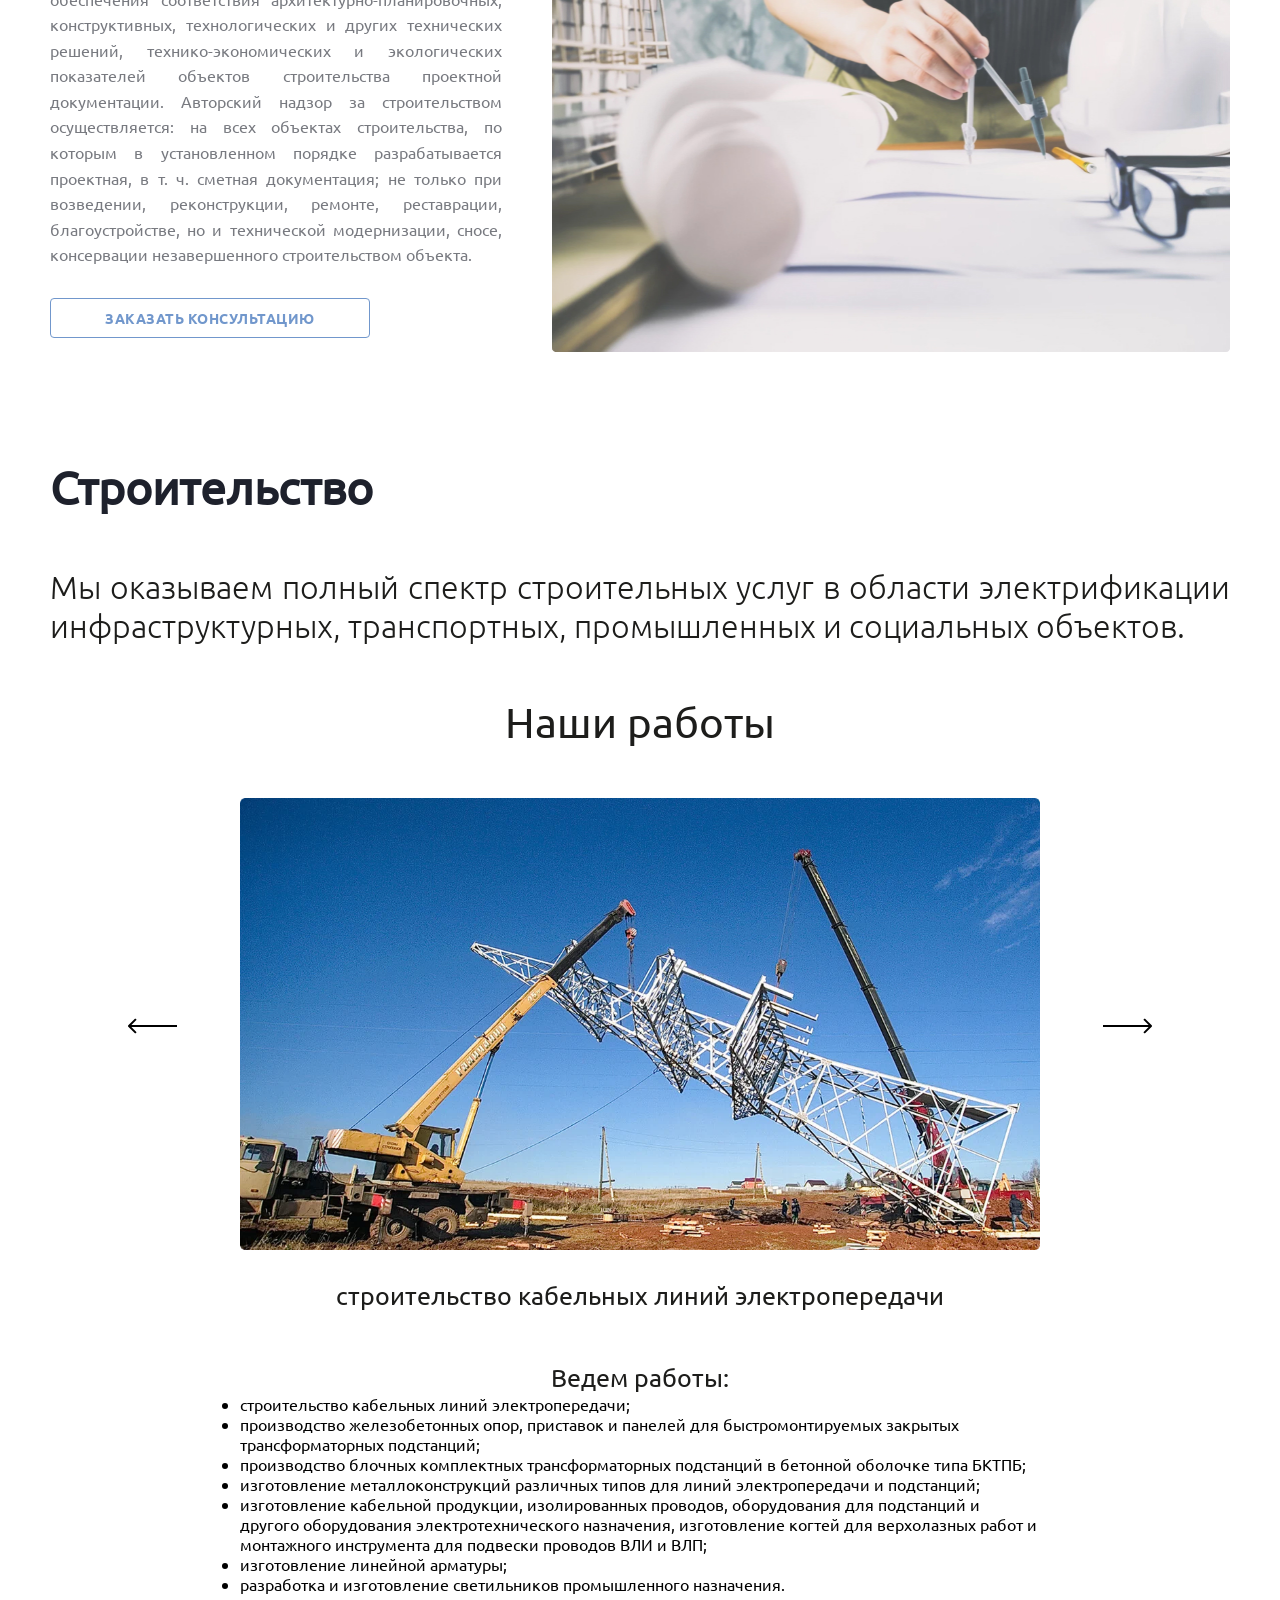
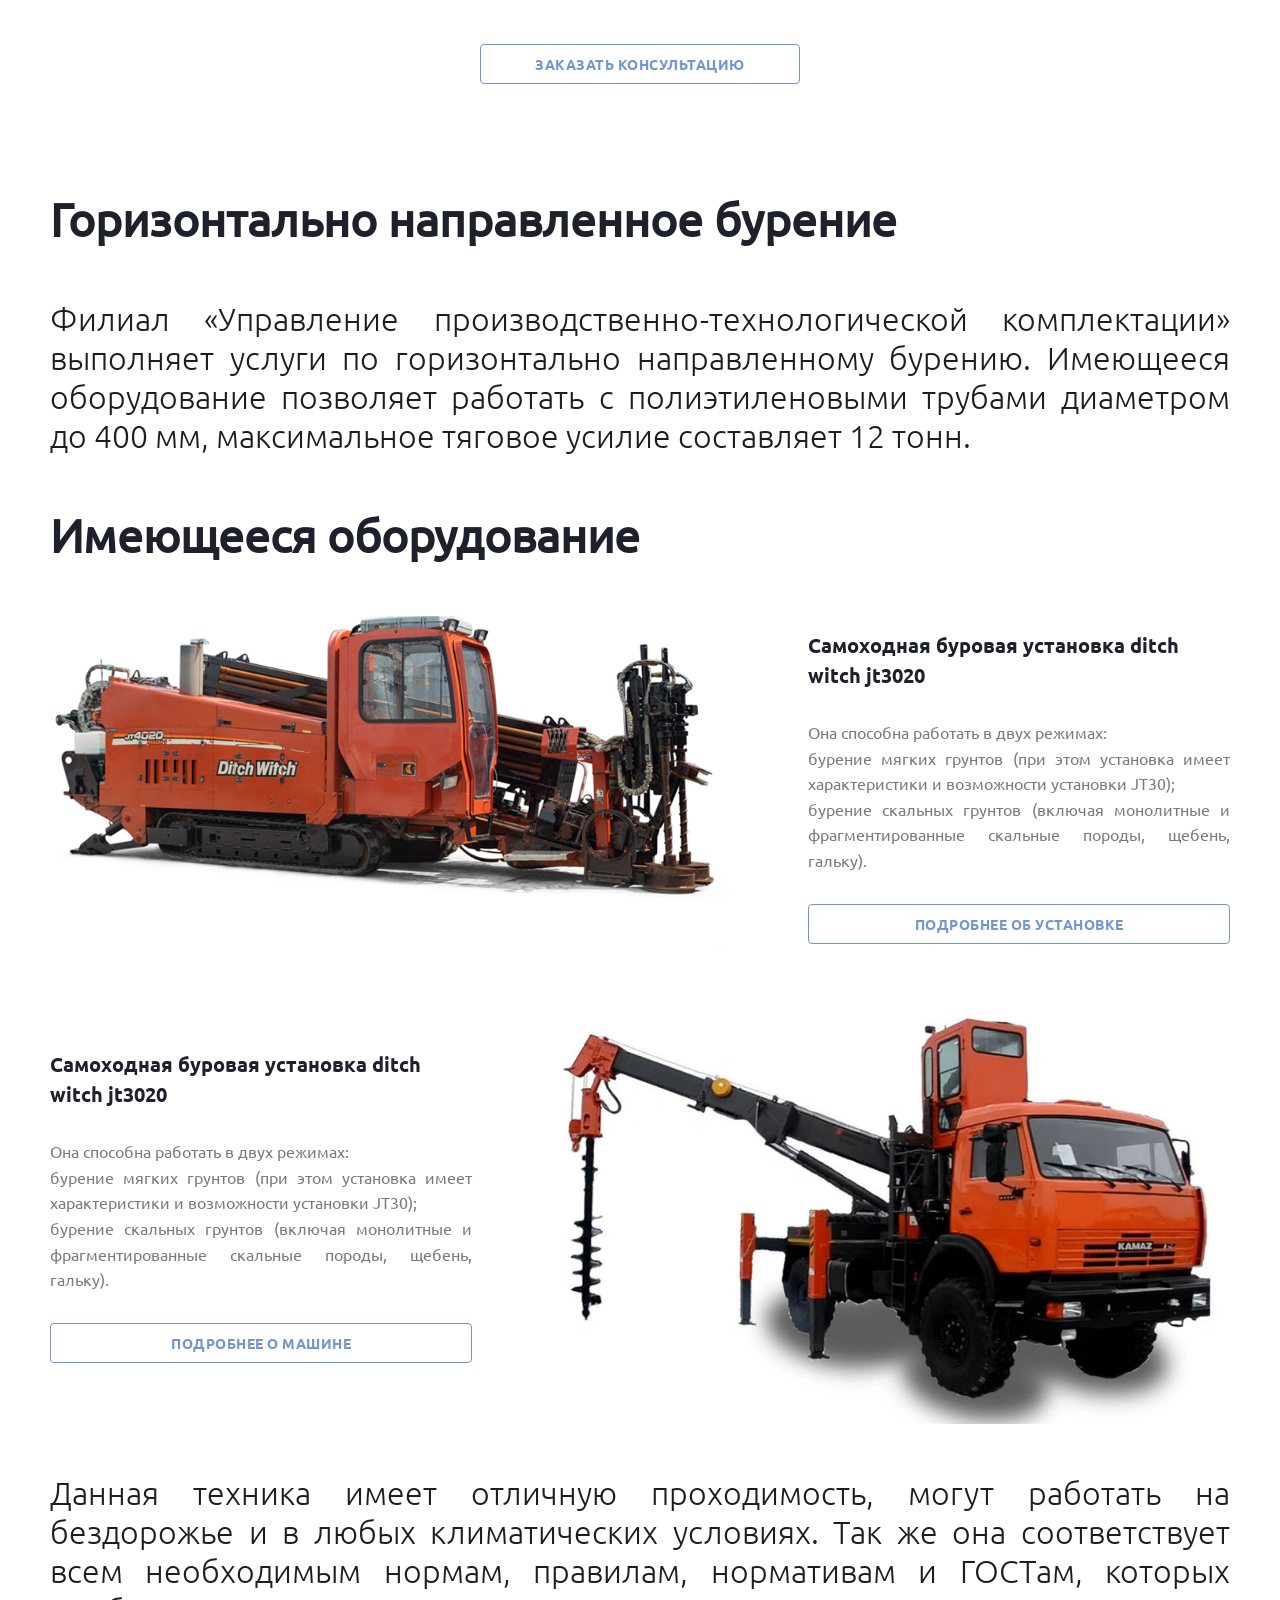
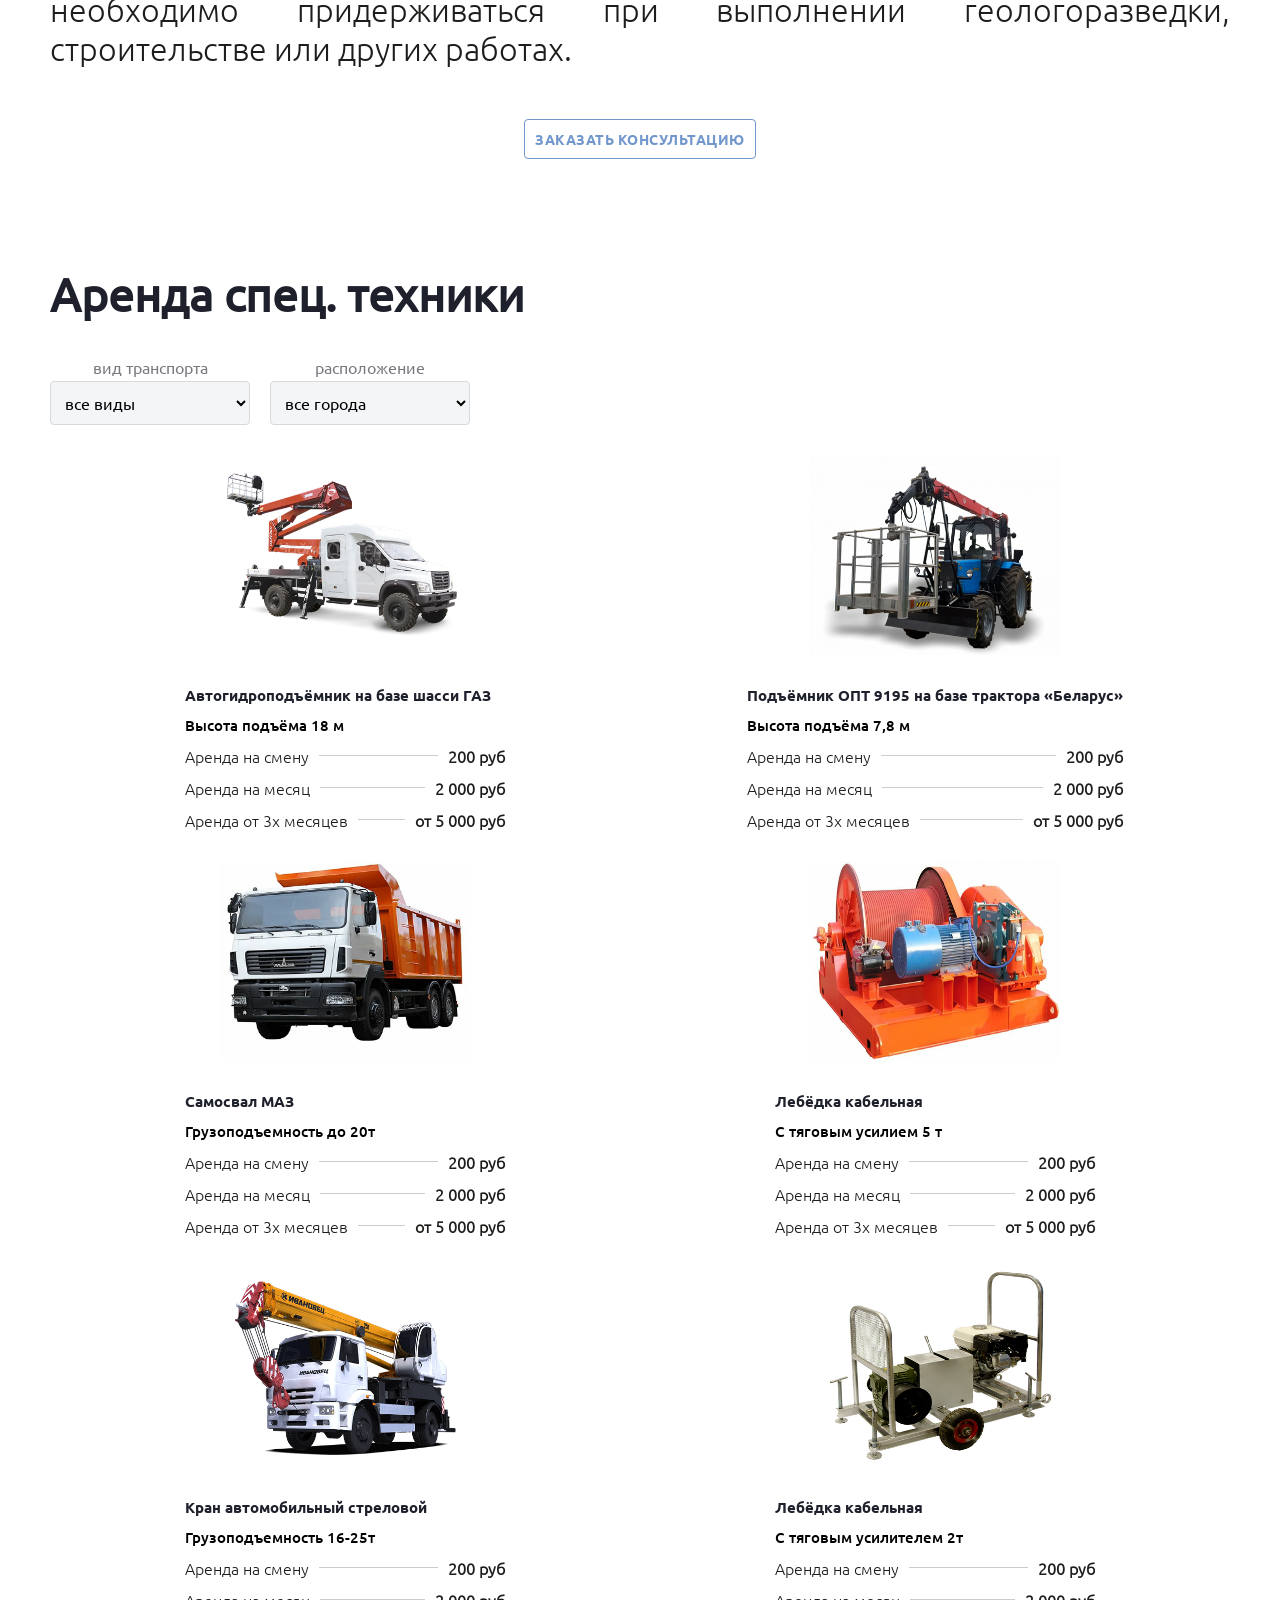
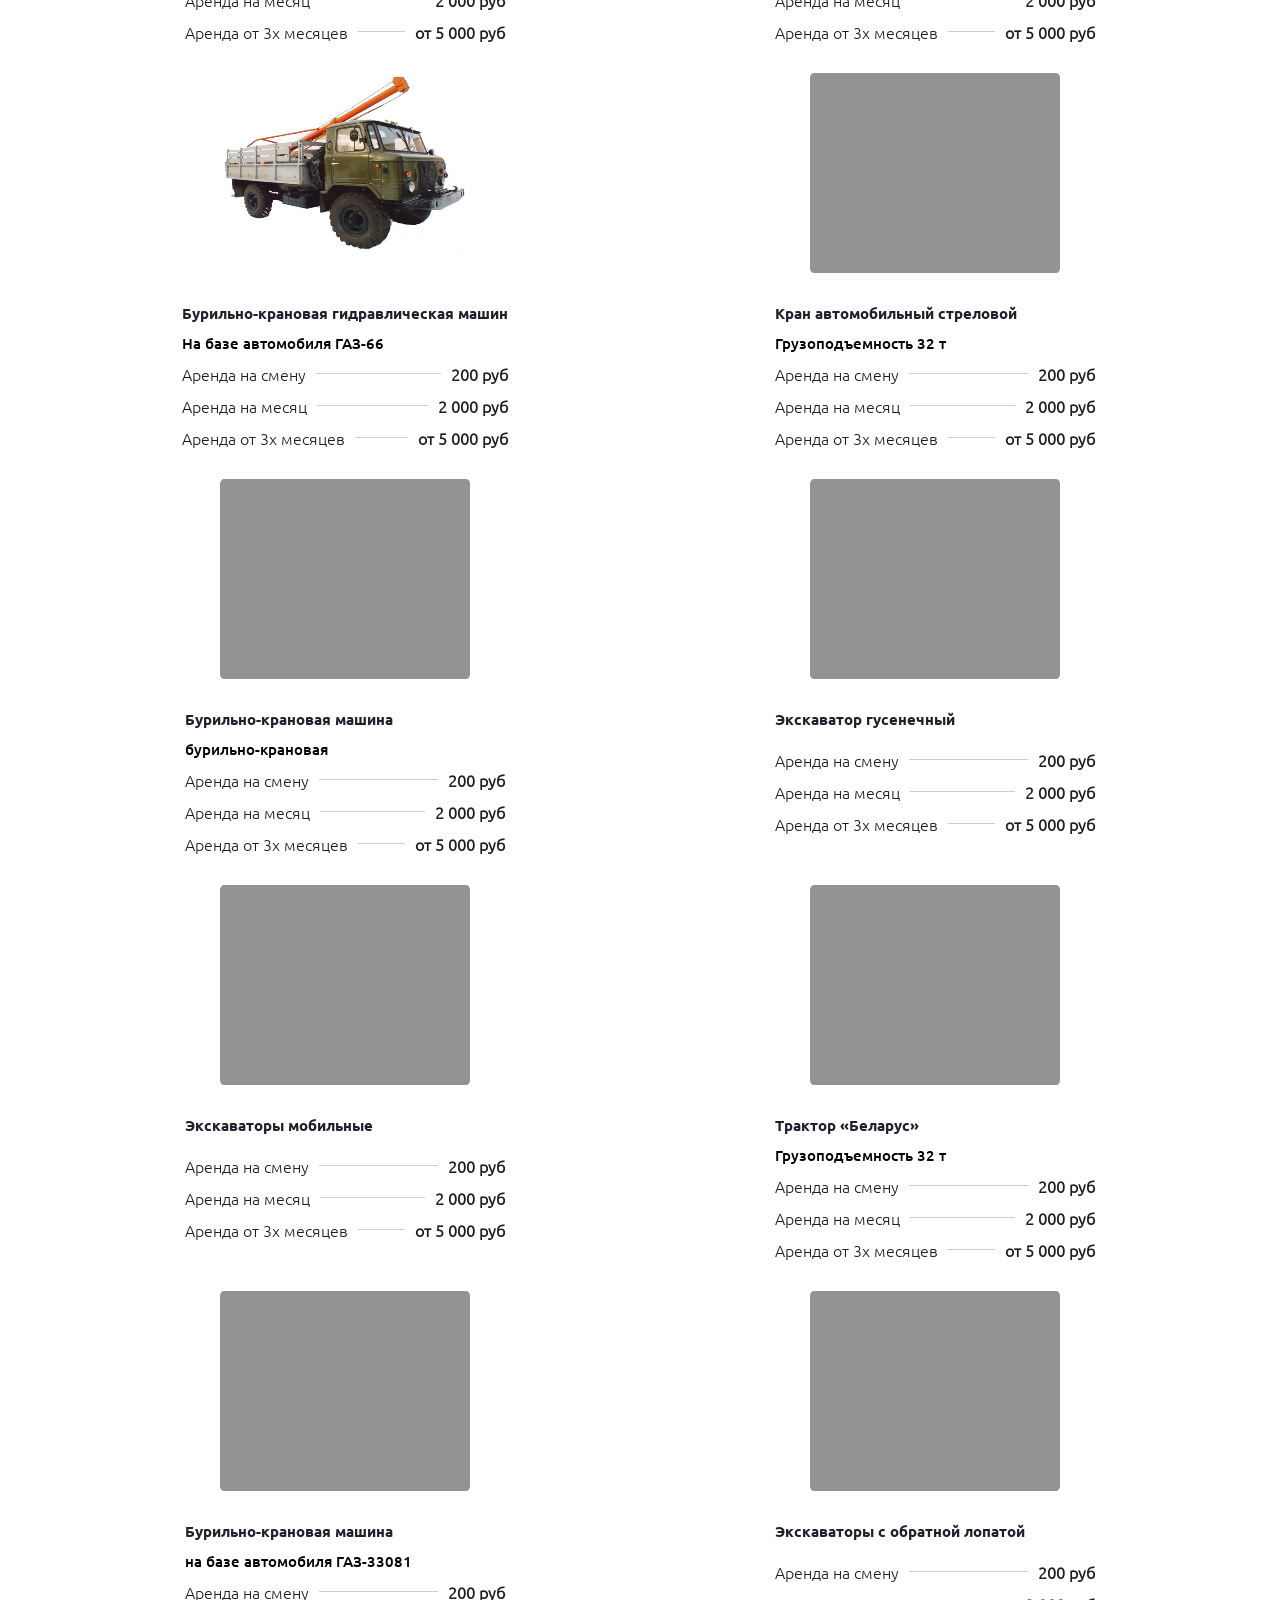
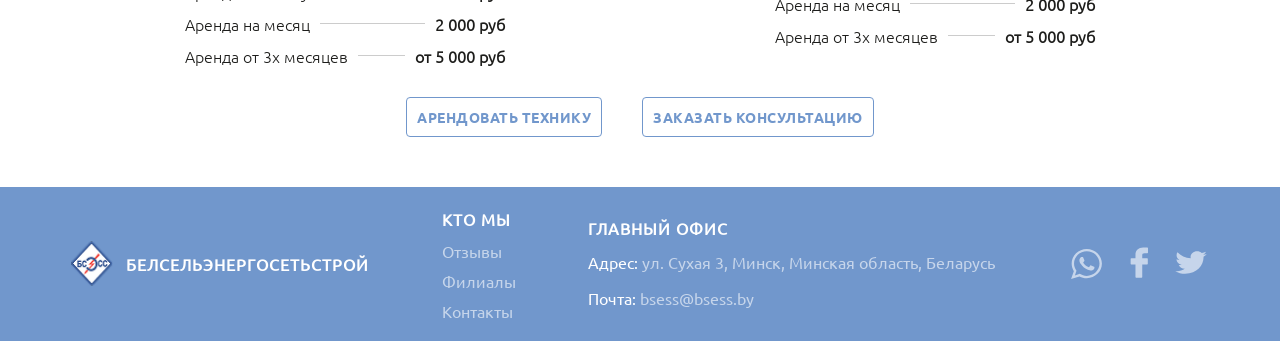
<file: pages/services.html>
<!DOCTYPE html>
<html lang="en">

<head>
  <meta charset="UTF-8">
  <meta name="viewport" content="width=device-width, initial-scale=1.0">
  <title>БЕЛСЕЛЬЭЛЕКТРОСЕТЬСТРОЙ - Услуги</title>
  <link rel="stylesheet" href="../styles/common.css">
  <link rel="stylesheet" href="../styles/header.css">
  <link rel="stylesheet" href="../styles/modal.css">
  <link rel="stylesheet" href="../styles/services.css">
  <link rel="stylesheet" href="../styles/footer.css">
  <link rel="shortcut icon" href="../assets/icon.png" type="image/x-icon">
</head>

<body>
  <header class="header wrapper">
    <a href="./index.html" class="logo-container">
      <img src="../assets/logo.png" width="50px" height="50px" alt="Logo" class="logo">
      <p class="logo-title">БЕЛСЕЛЬЭЛЕКТРОСЕТЬСТРОЙ</p>
    </a>
    <div class="search">
      <input class="search-input" type="text" autocomplete="off" placeholder="Поиск..." name="input" class="input">
      <svg class="search-btn" width="25" height="25" viewBox="0 0 25 25" fill="none" xmlns="http://www.w3.org/2000/svg">
        <path
          d="M17.3781 15.2803L17.1282 15.6256L17.4296 15.927L23.9656 22.463C24.3805 22.8779 24.3805 23.5507 23.9656 23.9656C23.5507 24.3805 22.8779 24.3805 22.463 23.9656L15.927 17.4296L15.6256 17.1282L15.2803 17.3781C13.746 18.4885 11.8609 19.1429 9.82143 19.1429C4.67335 19.1429 0.5 14.9695 0.5 9.82143C0.5 4.67335 4.67335 0.5 9.82143 0.5C14.9695 0.5 19.1429 4.67335 19.1429 9.82143C19.1429 11.8609 18.4885 13.746 17.3781 15.2803ZM9.82143 17.0179C13.7959 17.0179 17.0179 13.7959 17.0179 9.82143C17.0179 5.84695 13.7959 2.625 9.82143 2.625C5.84695 2.625 2.625 5.84695 2.625 9.82143C2.625 13.7959 5.84695 17.0179 9.82143 17.0179Z"
          fill="#939393" stroke="white" />
      </svg>
    </div>
    <ul class="header-menu">
      <li><a class="menu-link" href="./index.html">главная</a></li>
      <li><a class="menu-link" href="./filial.html">филиалы</a></li>
      <li><a class="menu-link" href="./products.html">продукция</a></li>
      <li><a class="menu-link active" href="javascript: undefined;">услуги</a></li>
      <li><a class="menu-link" href="./contacts.html">контакты</a></li>
    </ul>
    <a href="./cart.html" class="cart-link">
      <svg class="cart-btn" width="50" height="50" viewBox="0 0 50 50" fill="none" xmlns="http://www.w3.org/2000/svg">
        <circle cx="25" cy="25" r="24.5" fill="white" stroke="#1D1D1B" />
        <path
          d="M35.9588 18.5906H17.155L16.7716 16.4059C16.5353 15.0611 15.4998 14.009 14.1783 13.7712L12.7883 13.522C12.4985 13.4695 12.222 13.6662 12.1705 13.961C12.1191 14.256 12.3121 14.5374 12.6019 14.5899L13.9971 14.8391C14.8774 14.998 15.5666 15.6995 15.7226 16.5957L17.6077 27.4214C17.8303 28.7167 18.9359 29.6616 20.2277 29.6603H31.4108C32.5857 29.6639 33.6233 28.881 33.9618 27.7358L36.4647 19.2899C36.5111 19.1251 36.4817 18.9477 36.3848 18.8075C36.2835 18.6717 36.126 18.5917 35.9588 18.5906V18.5906ZM32.9446 27.4159C32.7436 28.1037 32.121 28.5742 31.4162 28.5706H20.2331C19.4574 28.5727 18.7934 28.0046 18.6621 27.2261L17.3468 19.6693H35.2451L32.9446 27.4159Z"
          fill="#7197CC" stroke="#1D1D1B" />
        <path
          d="M20.1692 31.9395C18.5691 31.9395 17.2721 33.2599 17.2721 34.8887C17.2721 36.5173 18.5691 37.8376 20.1692 37.8376C21.769 37.8376 23.066 36.5173 23.066 34.8887C23.0644 33.2607 21.7684 31.9412 20.1692 31.9395V31.9395ZM20.1692 36.7534C19.1573 36.7534 18.3371 35.9185 18.3371 34.8887C18.3371 33.8587 19.1573 33.0237 20.1692 33.0237C21.1808 33.0237 22.001 33.8587 22.001 34.8887C22.001 35.9185 21.1808 36.7534 20.1692 36.7534V36.7534Z"
          fill="#7197CC" stroke="#1D1D1B" />
        <path
          d="M31.3548 31.9395C29.7547 31.9395 28.4577 33.2599 28.4577 34.8887C28.4577 36.5173 29.7547 37.8376 31.3548 37.8376C32.9546 37.8376 34.2517 36.5173 34.2517 34.8887C34.25 33.2607 32.954 31.9412 31.3548 31.9395V31.9395ZM31.3548 36.7534C30.343 36.7534 29.5227 35.9185 29.5227 34.8887C29.5227 33.8587 30.343 33.0237 31.3548 33.0237C32.3664 33.0237 33.1866 33.8587 33.1866 34.8887C33.1866 35.9185 32.3664 36.7534 31.3548 36.7534V36.7534Z"
          fill="#7197CC" stroke="#1D1D1B" />
      </svg>
    </a>
    <svg class="burger-btn" width="30" height="22" viewBox="0 0 30 22" fill="none" xmlns="http://www.w3.org/2000/svg">
      <line y1="21" x2="30" y2="21" stroke="#000" stroke-width="2" />
      <line y1="11" x2="30" y2="11" stroke="#000" stroke-width="2" />
      <line y1="1" x2="30" y2="1" stroke="#000" stroke-width="2" />
    </svg>
  </header>
  <main>
    <section class="services wrapper">
      <div class="services-block container">
        <h2 class="services-title">Услуги</h2>
        <h4 class="services-caption">Полный комплекс <span>услуг</span> в сфере электрификации объектов</h4>
        <div class="services-cards-container">
          <div class="service-card" id="service1">
            <div class="service-info">
              <h6 class="service-title">проектирование</h6>
              <p class="service-caption caption">для физ. и юр.лиц</p>
              <a href="#design" class="service-btn btn">подробнее</a>
            </div>
          </div>
          <div class="service-card" id="service2">
            <div class="service-info">
              <h6 class="service-title">строительство</h6>
              <p class="service-caption caption">для юр.лиц и государства</p>
              <a href="#construction" class="service-btn btn">подробнее</a>
            </div>
          </div>
          <div class="service-card" id="service3">
            <div class="service-info">
              <h6 class="service-title">аренда спец. техники</h6>
              <p class="service-caption caption">для юр.лиц</p>
              <a href="#rent" class="service-btn btn">подробнее</a>
            </div>
          </div>
          <div class="service-card" id="service4">
            <div class="service-info">
              <h6 class="service-title">горизонтальное бурение</h6>
              <p class="service-caption caption">для юр.лиц и государства</p>
              <a href="#drilling" class="service-btn btn">подробнее</a>
            </div>
          </div>
        </div>
      </div>
    </section>
    <section class="design wrapper" id="design">
      <div class="design-block container">
        <h2 class="design-title title">Проектирование</h2>
        <p class="design-caption caption2">Управление комплексного проектирования ОАО «Белсельэлектросетьстрой»
          оказывает услуги
          в области проектирования энергетических объектов 1 – 4 классов сложности.</p>
        <div class="design-services">
          <div class="design-service">
            <img src="../assets/design1.jpg" alt="Design" class="design-img">
            <div class="design-service-info">
              <h6 class="design-service-title title">Проектирование</h6>
              <p class="design-service-caption caption2 caption">Разработка проектно-сметной документации на
                реконструкцию,
                модернизацию, новое строительство (возведение) зданий и сооружений электросетевых объектов напряжением
                до 10кВ.</p>
              <button class="design-service-btn btn consult-btn">Заказать консультацию</button>
            </div>
          </div>
          <div class="design-service">
            <div class="design-service-info">
              <h6 class="design-service-title title">Инженерно-геодезические изыскания</h6>
              <p class="design-service-caption caption caption2">Топографическая съемка представляет собой комплекс
                геодезических
                работ по измерению на местности, компьютерной обработке данных и составлению технического отчета на
                данный участок местности. Это наглядное представление о рельефе местности, зданиях, сооружениях,
                инженерных сетях и других элементах планировки, что необходимо при проектировании.
                На инженерно-топографическом плане указаны все наземные и подземные коммуникации и сооружения, что
                позволяет запроектировать объект, учитывая месторасположение существующих сетей.</p>
              <button class="design-service-btn btn consult-btn">Заказать консультацию</button>
            </div>
            <img src="../assets/design2.jpg" alt="Design" class="design-img">
          </div>
          <div class="design-service">
            <img src="../assets/design3.jpg" alt="Design" class="design-img">
            <div class="design-service-info">
              <h6 class="design-service-title title">Типовое проектирование</h6>
              <p class="design-service-caption caption caption2">Создание новых типовых проектов, перспективных
                конструкций и
                изделий, соответствующих современным достижениям науки и техники, требованиям технической эстетики и
                наиболее экономичной технологии производства.</p>
              <button class="design-service-btn btn consult-btn">Заказать консультацию</button>
            </div>
          </div>
          <div class="design-service">
            <div class="design-service-info">
              <h6 class="design-service-title title">Авторский надзор</h6>
              <p class="design-service-caption caption caption2">Авторский надзор – надзор за строительством с целью
                обеспечения
                соответствия архитектурно-планировочных, конструктивных, технологических и других технических решений,
                технико-экономических и экологических показателей объектов строительства проектной документации.
                Авторский надзор за строительством осуществляется:
                на всех объектах строительства, по которым в установленном порядке разрабатывается проектная, в т. ч.
                сметная документация;
                не только при возведении, реконструкции, ремонте, реставрации, благоустройстве, но и технической
                модернизации, сносе, консервации незавершенного строительством объекта.</p>
              <button class="design-service-btn btn consult-btn">Заказать консультацию</button>
            </div>
            <img src="../assets/design4.jpg" alt="Design" class="design-img">
          </div>
        </div>
      </div>
    </section>
    <section class="construction wrapper" id="construction">
      <div class="construction-block container">
        <h2 class="construction-title title">Строительство</h2>
        <p class="construction-caption caption2">
          Мы оказываем полный спектр строительных услуг в области электрификации инфраструктурных, транспортных,
          промышленных и социальных объектов.</p>
        <div class="examples">
          <h4 class="construction-slider-title title">Наши работы</h4>
          <div class="construction-slider">
            <svg class="slider-btn left" width="49" height="16" viewBox="0 0 49 16" fill="none"
              xmlns="http://www.w3.org/2000/svg">
              <path
                d="M0.292893 7.2929C-0.0976311 7.68342 -0.097631 8.31659 0.292893 8.70711L6.65685 15.0711C7.04738 15.4616 7.68054 15.4616 8.07107 15.0711C8.46159 14.6805 8.46159 14.0474 8.07107 13.6569L2.41421 8L8.07107 2.34315C8.46159 1.95263 8.46159 1.31946 8.07107 0.928936C7.68054 0.538412 7.04738 0.538412 6.65685 0.928936L0.292893 7.2929ZM49 7L1 7L1 9L49 9L49 7Z"
                fill="black" />
            </svg>
            <div class="construction-slider-container">
              <div class="work-example">
                <img class="work-image" src="../assets/image 4.png" alt="">
                <p class="work-caption">строительство кабельных линий электропередачи</p>
              </div>
              <div class="work-example">
                <img class="work-image" src="../assets/image 4.png" alt="">
                <p class="work-caption">строительство кабельных линий электропередачи</p>
              </div>
              <div class="work-example">
                <img class="work-image" src="../assets/image 4.png" alt="">
                <p class="work-caption">строительство кабельных линий электропередачи</p>
              </div>
              <div class="work-example">
                <img class="work-image" src="../assets/image 4.png" alt="">
                <p class="work-caption">строительство кабельных линий электропередачи</p>
              </div>
            </div>
            <svg class="slider-btn right" width="49" height="16" viewBox="0 0 49 16" fill="none"
              xmlns="http://www.w3.org/2000/svg">
              <path
                d="M48.7071 8.70711C49.0976 8.31658 49.0976 7.68342 48.7071 7.29289L42.3431 0.928932C41.9526 0.538408 41.3195 0.538408 40.9289 0.928932C40.5384 1.31946 40.5384 1.95262 40.9289 2.34315L46.5858 8L40.9289 13.6569C40.5384 14.0474 40.5384 14.6805 40.9289 15.0711C41.3195 15.4616 41.9526 15.4616 42.3431 15.0711L48.7071 8.70711ZM0 9H48V7H0V9Z"
                fill="black" />
            </svg>
          </div>
          <ul class="work-examples">
            <p class="work-caption">Ведем работы:</p>
            <li class="work-item">строительство кабельных линий электропередачи;</li>
            <li class="work-item">производство железобетонных опор, приставок и панелей для быстромонтируемых закрытых
              трансформаторных подстанций;</li>
            <li class="work-item">производство блочных комплектных трансформаторных подстанций в бетонной оболочке типа
              БКТПБ;</li>
            <li class="work-item">изготовление металлоконструкций различных типов для линий электропередачи и
              подстанций;</li>
            <li class="work-item">изготовление кабельной продукции, изолированных проводов, оборудования для подстанций
              и другого оборудования электротехнического назначения, изготовление когтей для верхолазных работ и
              монтажного инструмента для подвески проводов ВЛИ и ВЛП;</li>
            <li class="work-item">изготовление линейной арматуры;</li>
            <li class="work-item">разработка и изготовление светильников промышленного назначения.</li>
          </ul>
          <button class="design-service-btn btn consult-btn">Заказать консультацию</button>
        </div>
      </div>
    </section>
    <section class="drilling wrapper" id="drilling">
      <div class="drilling-block container">
        <h2 class="drilling-title title">Горизонтально направленное бурение</h2>
        <p class="drilling-caption caption2">Филиал «Управление производственно-технологической комплектации» выполняет
          услуги по горизонтально направленному бурению.
          Имеющееся оборудование позволяет работать с полиэтиленовыми трубами диаметром до 400 мм, максимальное тяговое
          усилие составляет 12 тонн.</p>
        <h2 class="drilling-title title">Имеющееся оборудование</h2>
        <div class="drilling-equipment">
          <div class="equipment-item">
            <img src="../assets/drill1.png" alt="Drilling equipment" class="drilling-img">
            <div class="equipment-item-info">
              <h6 class="equipment-item-title title">Самоходная буровая установка ditch witch jt3020</h6>
              <p class="equipment-item-caption caption2 caption">Она способна работать в двух режимах: <br>
                бурение мягких грунтов (при этом установка имеет характеристики и возможности установки JT30); <br>
                бурение скальных грунтов (включая монолитные и фрагментированные скальные породы, щебень, гальку).</p>
              <a href="" class="equipment-item-btn btn">Подробнее об установке</a>
            </div>
          </div>
          <div class="equipment-item">
            <div class="equipment-item-info">
              <h6 class="equipment-item-title title">Самоходная буровая установка ditch witch jt3020</h6>
              <p class="equipment-item-caption caption2 caption">Она способна работать в двух режимах: <br>
                бурение мягких грунтов (при этом установка имеет характеристики и возможности установки JT30); <br>
                бурение скальных грунтов (включая монолитные и фрагментированные скальные породы, щебень, гальку).</p>
              <a href="" class="equipment-item-btn btn">Подробнее о машине</a>
            </div>
            <img src="../assets/drill2.png" alt="Drilling equipment" class="drilling-img">
          </div>
        </div>
        <p class="drilling-caption caption2">
          Данная техника имеет отличную проходимость, могут работать на бездорожье и в любых климатических условиях.
          Так же она соответствует всем необходимым нормам, правилам, нормативам и ГОСТам, которых необходимо
          придерживаться при выполнении геологоразведки, строительстве или других работах.
        </p>
        <button class="drilling-btn btn consult-btn">Заказать консультацию</button>
      </div>
    </section>
    <section class="rent wrapper" id="rent">
      <div class="rent-block container">
        <h2 class="rent-title title">Аренда спец. техники</h2>
        <div class="filter-block">
          <div class="filter-item">
            <label class="caption" for="filter-type">вид транспорта</label>
            <select class="filter-select" id="filter-type">
              <option value="">все виды</option>
            </select>
          </div>
          <div class="filter-item">
            <label class="caption" for="filter-city">расположение</label>
            <select class="filter-select" id="filter-city">
              <option value="">все города</option>
            </select>
          </div>
        </div>
        <div class="rent-catalog">
        </div>
        <div class="btns-container">
          <button class="rent-service-btn btn rent-btn">Арендовать технику</button>
          <button class="rent-service-btn btn consult-btn">Заказать консультацию</button>
        </div>
      </div>
    </section>
  </main>
  <footer class="footer wrapper">
    <div class="footer-block container">
      <div class="footer-logo-container">
        <img src="../assets/icon.png" class="footer-image" alt="">
        <p class="footer-title">БЕЛСЕЛЬЭНЕРГОСЕТЬСТРОЙ</З>
      </div>
      <ul class="footer-menu">
        <li><a class="footer-title" href="./index.html#about">кто мы</a></li>
        <li><a class="footer-link" href="./index.html#reviews">Отзывы</a></li>
        <li><a class="footer-link" href="./filial.html">Филиалы</a></li>
        <li><a class="footer-link" href="./contacts.html">Контакты</a></li>
      </ul>
      <div class="footer-contacts">
        <p class="footer-title">ГЛАВНЫЙ ОФИС</p>
        <a href="https://maps.app.goo.gl/svuZRnRmbNHdnCPw5" target="_blank" class="footer-contact"> <span
            class="footer-span">Адрес: </span>ул. Сухая 3, Минск, Минская область, Беларусь
        </a>
        <a href="mailto:bsess@bsess.by" class="footer-contact"> <span class="footer-span">Почта:
          </span>bsess@bsess.by</a>
      </div>
      <div class="socials">
        <svg width="37" height="36" viewBox="0 0 37 36" fill="none" xmlns="http://www.w3.org/2000/svg">
          <g opacity="0.6">
            <path
              d="M33.9167 17.6137C33.9167 25.6847 27.1405 32.2273 18.7803 32.2273C16.1262 32.2273 13.6328 31.5673 11.4635 30.409L3.08334 33L5.81552 25.1593C4.43727 22.9573 3.64348 20.3747 3.64348 17.6137C3.64348 9.54267 10.4203 3 18.7803 3C27.1412 3 33.9167 9.54267 33.9167 17.6137ZM18.7803 5.32733C11.7626 5.32733 6.05431 10.839 6.05431 17.6137C6.05431 20.302 6.95498 22.7917 8.47849 24.817L6.88852 29.38L11.779 27.8677C13.7883 29.1513 16.1954 29.9 18.7806 29.9C25.7972 29.9 31.5065 24.389 31.5065 17.6143C31.5065 10.8397 25.7976 5.32733 18.7803 5.32733ZM26.4238 20.9793C26.3303 20.8303 26.0833 20.7403 25.7126 20.5613C25.3412 20.3823 23.5166 19.5153 23.1774 19.3963C22.8372 19.277 22.5892 19.217 22.3422 19.5753C22.0952 19.934 21.384 20.7403 21.1671 20.9793C20.9506 21.219 20.7344 21.249 20.363 21.0697C19.9923 20.8907 18.797 20.512 17.3797 19.292C16.2769 18.3427 15.5321 17.1707 15.3156 16.8117C15.0994 16.4533 15.293 16.2597 15.4783 16.0813C15.6455 15.9207 15.8497 15.663 16.0351 15.454C16.2211 15.2447 16.2828 15.0957 16.4057 14.8563C16.5301 14.6173 16.4681 14.4083 16.3749 14.2287C16.2824 14.0497 15.5397 12.287 15.2306 11.5697C14.9216 10.853 14.613 10.9723 14.3961 10.9723C14.1799 10.9723 13.9322 10.9423 13.6849 10.9423C13.4375 10.9423 13.0353 11.032 12.6951 11.3903C12.3553 11.749 11.397 12.6157 11.397 14.378C11.397 16.1407 12.726 17.8437 12.912 18.0823C13.0973 18.321 15.478 22.0557 19.2499 23.49C23.0222 24.9237 23.0222 24.4453 23.7026 24.3853C24.3823 24.3257 25.8973 23.519 26.2077 22.683C26.516 21.8457 26.516 21.1287 26.4238 20.9793Z"
              fill="white" />
          </g>
        </svg>
        <svg width="36" height="33" viewBox="0 0 36 33" fill="none" xmlns="http://www.w3.org/2000/svg">
          <g opacity="0.6">
            <path
              d="M26.3444 1.38129L22.1785 1.375C17.4982 1.375 14.4737 4.297 14.4737 8.81957V12.252H10.2851C9.92311 12.252 9.63 12.5283 9.63 12.8691V17.8424C9.63 18.1832 9.92344 18.4592 10.2851 18.4592H14.4737V31.0082C14.4737 31.349 14.7668 31.625 15.1287 31.625H20.5937C20.9556 31.625 21.2487 31.3487 21.2487 31.0082V18.4592H26.1462C26.5081 18.4592 26.8012 18.1832 26.8012 17.8424L26.8032 12.8691C26.8032 12.7055 26.7341 12.5488 26.6114 12.433C26.4888 12.3172 26.3217 12.252 26.1479 12.252H21.2487V9.34228C21.2487 7.94375 21.6026 7.23379 23.5374 7.23379L26.3437 7.23284C26.7053 7.23284 26.9984 6.95654 26.9984 6.61603V1.99811C26.9984 1.65792 26.7057 1.38192 26.3444 1.38129Z"
              fill="white" />
          </g>
        </svg>
        <svg width="36" height="33" viewBox="0 0 36 33" fill="none" xmlns="http://www.w3.org/2000/svg">
          <g opacity="0.6">
            <path
              d="M33.75 7.9372C32.5906 8.38811 31.3466 8.69392 30.0396 8.83044C31.3742 8.12898 32.3958 7.01636 32.8799 5.69466C31.6281 6.34426 30.2462 6.81596 28.7739 7.07166C27.5948 5.96767 25.9178 5.28003 24.0576 5.28003C20.4889 5.28003 17.5954 7.81974 17.5954 10.9503C17.5954 11.3943 17.6525 11.828 17.7627 12.2427C12.393 12.0059 7.63152 9.74785 4.44471 6.31661C3.88764 7.15284 3.57074 8.12722 3.57074 9.16733C3.57074 11.1352 4.71241 12.8715 6.4446 13.8874C5.38559 13.8563 4.38958 13.6006 3.51762 13.1756V13.2464C3.51762 15.9934 5.74584 18.2861 8.70036 18.8079C8.15904 18.9357 7.58823 19.0066 6.99771 19.0066C6.58043 19.0066 6.1769 18.9703 5.78125 18.9012C6.60401 21.1558 8.98972 22.7954 11.8163 22.8403C9.60583 24.3607 6.81859 25.2643 3.79124 25.2643C3.26963 25.2643 2.75585 25.2366 2.25 25.1865C5.11007 26.7985 8.50554 27.7384 12.1549 27.7384C24.042 27.7384 30.5396 19.0964 30.5396 11.6017L30.518 10.8674C31.7875 10.0726 32.8859 9.07404 33.75 7.9372Z"
              fill="white" />
          </g>
        </svg>
      </div>
    </div>
  </footer>
  <script type="module" src="../scripts/service-page/consult-handler.js"></script>
  <script type="module" src="../scripts/service-page/rent-handler.js"></script>
  <script type="module" src="../scripts/service-page/slider-handler.js"></script>
  <script type="module" src="../scripts/service-page/filter.js"></script>
</body>

</html>
</file>
<file: styles/common.css>
/*--------------------Resetting-------------------*/
*,
*:after,
*:before {
  box-sizing: border-box;
  padding: 0;
  margin: 0;
  border: 0;
  text-decoration: none;
  color: black;
}




/*--------------------Global styles-------------------*/
@font-face {
  font-family: 'Exo_2-B';
  src: url("../assets/fonts/Exo_2/static/Exo2-Bold.ttf");
}

@font-face {
  font-family: 'Ubuntu';
  src: url("../assets/fonts/Ubuntu/Ubuntu-Regular.ttf");
}

@font-face {
  font-family: 'Ubuntu-L';
  src: url("../assets/fonts/Ubuntu/Ubuntu-Light.ttf");
}

@font-face {
  font-family: 'Ubuntu-B';
  src: url("../assets/fonts/Ubuntu/Ubuntu-Bold.ttf");
}

@font-face {
  font-family: 'Ubuntu-M';
  src: url("../assets/fonts/Ubuntu/Ubuntu-Medium.ttf");
}

:root {
  --color-primary: #7197CC;
  --color-blue: #0B56A6;
  --color-dark-blue: #415A7F;
  --color-static-white: white;
  --color-static-white60: rgba(255, 255, 255, 0.6);
  --color-static-white40: rgba(255, 255, 255, 0.4);
  --color-static-white20: rgba(255, 255, 255, 0.2);
  --color-tag-purple: rgb(67, 97, 255);
  --color-tag-pink: rgb(255, 67, 247);
  --color-tag-green: rgb(6, 164, 79);
  --color-dark: #1D1D1B;
  --color-black: rgb(0, 0, 0);
  --color-black20: rgba(0, 0, 0, 0.8);
  --color-gray: #939393;
  --color-gray200: #F4F5F6;
  --color-gray400: #D7DADD;
  --color-gray700: #787A80;
  --color-gray900: #1E212C;
}

h1 {
  font-family: 'Exo_2-B';
  font-size: 80px;
  color: var(--color-static-white);
}

h2 {
  font-family: 'Ubuntu';
  font-size: 46px;
  font-weight: 700;
  line-height: 59.8px;
  text-align: center;
  color: var(--color-gray900);
}

h3 {
  color: var(--color-static-white);
  font-family: "Exo_2-B";
  font-size: 50px;
}

h4 {
  color: var(--color-dark);
  font-family: 'Ubuntu';
  font-size: 42px;
  font-weight: 500;
  line-height: normal;
}

h5 {
  color: var(--color-gray900);
  text-align: center;
  font-family: 'Ubuntu-B';
  font-size: 28px;
  line-height: 42px;
}

h6 {
  color: var(--color-gray900);
  text-align: center;
  font-family: 'Ubuntu-B';
  font-size: 20px;
  line-height: 30px;
}

span {
  color: var(--color-primary);
}

p,
.modal-list-item {
  color: var(--color-dark);
  font-family: 'Ubuntu-L';
  font-size: 32px;
  font-weight: 400;
}

.caption {
  color: var(--color-gray700);
  text-align: center;
  font-family: 'Ubuntu';
  font-size: 16px;
  font-style: normal;
  font-weight: 400;
  line-height: 25.6px;
}

.btn{
  cursor: pointer;
  border: 1px solid var(--color-primary);
  display: flex;
  justify-content: center;
  align-items: center;
  border-radius: 4px;
  background-color: var(--color-static-white);
  font-family: 'Ubuntu-B';
  color: var(--color-primary);
  font-size: 14px;
  padding: 10px;
  letter-spacing: 0.5px;
  text-transform: uppercase;
  transition: opacity 0.5s ease-in-out, color 0.5s ease-in-out, border-color 0.5s ease-in-out;
}

html {
  scroll-behavior: smooth;
}

body {
  min-width: 360px;
  font-family: 'Ubuntu';
  background-color: var(--color-static-white);
}

body.active {
  overflow-y: hidden;
}

.wrapper {
  position: relative;
  width: 100%;
}

.container {
  max-width: 1440px;
  margin: 0 auto;
  padding: 106px 50px 0;
}

@media screen and (max-width: 1274px) {
  p {
    font-size: 26px;
  }
}

@media screen and (max-width: 900px) {
  h1 {
    font-size: 55px;
  }

  p {
    font-size: 16px;
  }
}

@media screen and (max-width: 440px) {

  .container {
    padding: 80px 30px;
  }

  h1 {
    font-size: 46px;
  }

  h2 {
    font-size: 40px;
  }

}
</file>
<file: styles/header.css>
.header {
  width: 100%;
  display: flex;
  align-items: center;
  justify-content: space-between;
  padding: 30px;
}

.cart-btn{
  cursor: pointer;
  opacity: 1;
  transition: opacity 0.5s ease-in-out;
}

.cart-btn:hover{
  opacity: 0.7;
}

.logo-container,
.header-menu {
  display: flex;
  align-items: center;
  list-style: none;
  gap: 30px;
}

.logo-title{
  font-family: "Ubuntu-B";
  font-size: 18px;
  color: var(--color-blue);
}

.search {
  position: relative;
  display: flex;
  align-items: center;
}

.search-btn {
  position: absolute;
  right: 8px;
}

.search-input {
  width: 360px;
  height: 30px;
  padding: 15px;
  border-radius: 5px;
  font-family: 'Ubuntu-L';
  cursor: pointer;
  outline: none;
  border: 1px solid var(--color-gray);
  transition: transform 0.5s ease-in-out, background-color 0.5s ease-in-out;
}

.search-input::placeholder {
  font-family: 'Ubuntu-L';
  font-size: 16px;
}

.search-input:focus {
  outline: none;
  border: none;
  background-color: #D7DADD;
  transform: scale(1.05);
}

.search-input:hover {
  transform: scale(1.05);
}

.menu-link {
  position: relative;
  font-family: "Ubuntu-L";
  font-weight: 300;
  font-size: 24px;
  text-align: center;
  color: var(--color-black);
  transition: color 0.5s ease-in-out;
}

.menu-link::after {
  content: "";
  position: absolute;
  left: 0;
  bottom: -5px;
  width: 0;
  height: 2px;
  background-color: black;
  transition: width 0.3s ease-in-out;
}

.menu-link.active:hover{
  color: var(--color-black);
  cursor: default;
}

.menu-link:hover::after,
.menu-link.active::after {
  width: 100%;
}

.menu-link:hover {
  color: var(--color-black20);
}

.burger-btn, .logo-title {
  display: none;
}

@media screen and (max-width: 1205px) {

  .menu-link {
    font-size: 18px;
  }

  .search-input {
    width: 200px;
    padding: 10px;
  }

}

@media screen and (max-width: 920px) {

  .header-menu, .search, .cart-btn{
    display: none;
  }

  .burger-btn, .logo-title{
    display: block;
  }

}

@media screen and (max-width: 550px) {

  .logo-title{
    display: none;
  }

}
</file>
<file: styles/hero.css>
.hero {
  background: url(../assets/bg.png) no-repeat center;
  background-size: cover;
  min-height: 800px;
  display: flex;
  align-items: center;
}

.hero-block {
  display: flex;
  margin: 0;
  padding: 0;
  padding-left: 80px;
  flex-direction: column;
  gap: 30px;
}

.hero-title.mobile{
  display: none;
}

.hero-caption {
  color: var(--color-static-white);
  font-family: 'Ubuntu-L';
  font-size: 20px;
  font-weight: 600;
  line-height: 52px;
  letter-spacing: 0.125rem;
  text-transform: uppercase;
}

.hero-btn {
  display: flex;
  width: 317px;
  padding: 15px 40px;
  flex-direction: column;
  align-items: center;
  background: none;
  color: var(--color-static-white);
  text-align: center;
  font-family: 'Ubuntu-B';
  font-size: 16px;
  text-transform: uppercase;
  border-radius: 4px;
  border: 1px solid var(--color-static-white);
  cursor: pointer;
  transition: background-color 0.5s ease-in-out;
}

.hero-btn:hover{
  background-color: var(--color-static-white40);
}

@media screen and (max-width: 900px) {
  .hero-caption {
    font-size: 16px;
  }

  .hero-block {
    padding: 0;
    padding-left: 50px;
  }
}

@media screen and (max-width: 610px) {
  .hero-title {
    display: none;
  }
  .hero-title.mobile {
    display: block;
  }
  .hero-block {
    padding: 0;
    padding-left: 30px;
  }
}
</file>
<file: styles/modal.css>
.modal-overlay {
  position: fixed;
  top: 0;
  left: 0;
  width: 100%;
  height: 100vh;
  display: flex;
  justify-content: center;
  align-items: center;
  z-index: 1000;
  background-color: var(--color-black20);
  transition: background-color 0.5s ease-in-out;
}

.modal {
  position: relative;
  width: 550px;
  max-height: 80vh; 
  overflow-y: auto;
  border-radius: 4px;
  border: 1px solid var(--gray-300, #E5E8ED);
  padding: 40px 60px;
  background: var(--color-static-white);
  box-shadow: 0px 60px 80px -20px rgba(30, 33, 44, 0.16), 0px 26px 24px -10px rgba(30, 33, 44, 0.10), 0px 12px 10px -6px rgba(30, 33, 44, 0.08), 0px 4px 4px -4px rgba(30, 33, 44, 0.05);
}

.modal-form,
.modal-item {
  display: flex;
  flex-direction: column;
  gap: 20px;
}

label {
  color: var(--color-gray900);
}

input,
textarea,
select {
  font-family: 'Ubuntu-L';
  cursor: pointer;
  font-size: 16px;
  border-radius: 4px;
  min-height: 35px;
  border: 1px solid var(--color-gray400);
  background: var(--color-gray200);
}

input,
textarea,
select,
textarea {
  padding: 10px;
  transition: transform 0.5s ease-in-out, background-color 0.5s ease-in-out;
}

input:focus,
textarea:focus {
  outline: none;
  border: none;
  background-color: #D7DADD;
  transform: scale(1.02);
}

input:hover,
textarea:hover {
  transform: scale(1.02);
}

.modal-item {
  gap: 8px;
}

.submit-btn {
  align-self: center;
  margin-top: 20px;
  width: 150px;
  padding: 5px 32px;
  border-radius: 4px;
  background: var(--color-primary);
  color: var(--color-static-white);
  text-align: center;
  font-family: 'Ubuntu-B';
  font-size: 14px;
  line-height: 44px;
  letter-spacing: 0.5px;
  text-transform: uppercase;
  opacity: 1;
  transition: opacity 0.5s ease-in-out;
  cursor: pointer;
}

.submit-btn:hover {
  opacity: 0.8;
}

.close-btn {
  position: absolute;
  top: 5px;
  right: 5px;
  cursor: pointer;
  opacity: 0.7;
  transition: opacity 0.5s ease-in-out;
}

.close-btn:hover {
  opacity: 1;
}

.modal-image{
  position: relative;
  width: 100%;
  margin: 30px 0;
}


.form-select{
  font-family: 'Ubuntu';
  outline: none;
  padding: 10px;
}


#filial-modal{
  width: 560px;
  padding: 20px;
  display: flex;
  flex-direction: column;
  align-items: center
}


@media screen and (max-width: 570px) {
  .modal, #filial-modal {
    width: 360px;
    padding: 40px 30px;
  }
}
</file>
<file: styles/quality.css>
.quality-block {
  display: flex;
  flex-direction: column;
  gap: 70px;
}

.qualities-container {
  display: flex;
  align-items: center;
  justify-content: center;
  flex-wrap: wrap;
  gap: 180px;
}

svg{
  flex-shrink: 0
}


.quality-card {
  width: 285px;
  height: 188px;
  position: relative;
  display: flex;
  flex-direction: column;
  align-items: center;
  gap: 20px;
}

.quality-card:not(:last-child)::after {
  content: "";
  position: absolute;
  right: -90px;
  top: 50%;
  transform: translateY(-50%);
  width: 1px;
  height: 188px;
  background: linear-gradient(
      to top,
      rgba(218, 219, 221, 0.00) 0%,
      rgba(218, 219, 221, 0.50) 15%,
      #DADBDD 50%,
      rgba(218, 219, 221, 0.50) 85%,
      rgba(218, 219, 221, 0.00) 100%);
}

.quality-card:not(:first-child)::before {
  content: "";
  position: absolute;
  top: -40px; 
  left: 50%;
  transform: translateX(-50%);
  width: 285px;
  height: 1px;
  background: linear-gradient(
    to top,
    rgba(218, 219, 221, 0.00) 0%,
    rgba(218, 219, 221, 0.50) 15%,
    #DADBDD 50%,
    rgba(218, 219, 221, 0.50) 85%,
    rgba(218, 219, 221, 0.00) 100%
  );
  display: none;
}

@media screen and (max-width: 1374px) {
  .qualities-container {
    gap: 80px;
  }
  .quality-card:not(:last-child)::after {
    right: -40px;
  }
}

@media screen and (max-width: 1174px) {
  .quality-card:not(:first-child)::after {
    display: none;
  }
  .quality-card:last-child::before {
    display: block;
  }
}

@media screen and (max-width: 749px) {
  .quality-card::after {
    display: none;
  }
  .quality-card:not(:first-child)::before {
    display: block;
  }
}
</file>
<file: styles/about.css>
.about-texts-container,
.about-block,
.about-facts-container {
  display: flex;
  flex-direction: column;
  gap: 50px;
}

.about-text {
  max-width: 800px;
  text-align: justify;
}

.about-photo {
  width: 400px;
  height: 400px;
}

.about-text-photo {
  display: flex;
  justify-content: space-between;
  gap: 50px;
}

.about-facts {
  display: grid;
  justify-content: center;
  gap: 20px;
  grid-template-columns: repeat(4, 1fr);
}

.about-fact {
  display: flex;
  align-items: center;
  justify-content: center;
  width: 270px;
  height: 110px;
  border-radius: 8px;
  padding: 26px;
  border: 1px solid var(--color-gray400);
 
}

.about-fact-text{
  font-family: 'Ubuntu';
  font-size: 20px;
  line-height: 28px;
}

@media screen and (max-width: 1274px) {

  .about-texts-container,
  .about-text-photo, .about-facts-container{
    align-items: center;
    justify-content: center;
  }

}

@media screen and (max-width: 1230px) {

  .about-facts {
    grid-template-columns: repeat(2, 1fr);
  }  

}

@media screen and (max-width: 960px) {

  .about-photo {
    width: 300px;
    height: 300px;
  }

}

@media screen and (max-width: 700px) {


  .about-text {
    order: 2;
  }

  .about-text-photo {
    flex-wrap: wrap;
  }

}


@media screen and (max-width: 590px) {

  .about-facts {
    grid-template-columns: repeat(1, 1fr);
  }  

}
</file>
<file: styles/review.css>
.reviews-heading {
  margin-bottom: 50px;
}

.reviews-container {
  position: relative;
  display: flex;
  justify-content: space-between;
  align-items: center;
  gap: 40px;
}

.reviews-image {
  position: relative;
  width: 50%;
}

.reviews-slider {
  width: 600px;
  position: relative;
  overflow: hidden;
}

.reviews-slider-container {
  display: flex;
  transition: transform 0.8s ease-in-out;
}

.review {
  width: 600px;
  display: flex;
  flex-direction: column;
  gap: 30px;
  flex-shrink: 0;
}

.review-photo {
  width: 72px;
  height: 72px;
}

.reviewer {
  display: flex;
  flex-direction: column;
  max-width: 120px;
}

.review-text {
  color: var(--color-gray900);
  font-family: 'Ubuntu';
  font-size: 16px;
}

.reviewer-name {
  font-family: 'Ubuntu';
  font-size: 16px;
  font-weight: 700;
}

.reviewer-city {
  text-align: justify;
}

.slider-btns {
  position: absolute;
  right: 0px;
  bottom: 0px;
  display: flex;
  gap: 50px;
  z-index: 5;
}

.slider-btn {
  cursor: pointer;
  opacity: 1;
  transition: opacity 0.5s ease-in-out;
}

.slider-btn:hover {
  opacity: 0.7;
}

@media screen and (max-width: 1300px) {

  .reviews-slider {
    width: 500px;
  }

  .review {
    width: 500px;
  }
}

@media screen and (max-width: 1100px) {

  .reviews-container {
    flex-direction: column;
  }
}

@media screen and (max-width: 768px) {

  .reviews-image,
  .reviews-slider,
  .review {
    width: 350px;
  }
}
</file>
<file: styles/question.css>
.question {
  margin-bottom: 80px;
}

.question-form {
  display: flex;
  flex-wrap: wrap;
  justify-content: space-between;
  align-items: center;
  padding: 40px;
  gap: 20px;
  border-radius: 4px;
  box-shadow: 0px 80px 80px -20px rgba(154, 156, 165, 0.08), 0px 30px 24px -10px rgba(154, 156, 165, 0.05), 0px 12px 10px -6px rgba(154, 156, 165, 0.04), 0px 4px 4px -4px rgba(30, 33, 44, 0.03);
}

.form-item {
  display: flex;
  gap: 10px;
  flex-direction: column;
}

.form-input{
  width: 230px;
}

input[name="Вопрос"] {
  width: 500px;
}

@media screen and (max-width: 1350px) {

  .question-form{
    justify-content: center;
  }
}

@media screen and (max-width: 550px) {
  input[name="Вопрос"] {
    width: 350px;
  }
  
}
</file>
<file: styles/footer.css>
.footer {
  background: var(--color-primary);
}

.footer-block {
  display: flex;
  justify-content: space-around;
  align-items: center;
  padding-top: 20px;
  padding-bottom: 20px;
  gap: 30px;
  flex-wrap: wrap;
}

.footer-logo-container {
  display: flex;
  align-items: center;
  gap: 10px;
}

.footer-menu,
.footer-contacts {
  display: flex;
  flex-direction: column;
  gap: 10px;
  list-style: none;
}

.footer-title {
  color: var(--color-static-white);
  font-family: 'Ubuntu';
  font-size: 16px;
  font-weight: 700;
  line-height: 24px;
  letter-spacing: 1px;
  text-transform: uppercase;
}

.footer-image {
  width: 45px;
  height: 45px;
}

.footer-contact {
  font-family: 'Ubuntu';
  font-size: 16px;
  font-style: normal;
  font-weight: 400;
  line-height: 25.6px;
}

.socials {
  display: flex;
  gap: 16px;
}

.footer-link,
.footer-contact {
  color: var(--color-static-white60);
  transition: color 0.5s ease-in-out;
}


.footer-contact:hover,
.footer-link:hover {
  color: var(--color-static-white);
}


.footer-span {
  color: var(--color-static-white);
}

.socials>svg{
  cursor: pointer;
}

.socials>svg g {
  transition: opacity 0.5s ease-in-out;
}

.socials>svg:hover g {
  opacity: 1;
}
</file>
<file: styles/catalog.css>
.container {
  padding-top: 20px;
  padding-bottom: 50px;
}

.catalog-title{
  margin-bottom: 20px;
}

#catalog {
  display: grid;
  grid-template-columns: repeat(auto-fit, minmax(320px, 1fr));
  gap: 2rem;
}

.card {
  position: relative;
  background: #fff;
  border-radius: 12px;
  box-shadow: 0 8px 16px rgba(0, 0, 0, 0.08);
  overflow: hidden;
  padding: 20px;
  display: flex;
  flex-direction: column;
  justify-content: space-between;
  max-width: 450px;
}

.card img {
  width: 100%;
  height: auto;
  object-fit: contain;
  margin-bottom: 1rem;
}

.product-title {
  text-align: start;
  margin-bottom: 1rem;
}

.product-code {
  text-align: end;
  font-size: 10px;
  text-transform: uppercase;
}

.product-info{
  display: flex;
  justify-content: space-between;
  align-items: flex-end;
  margin-bottom: 20px;
  opacity: 1;
  transition: opacity 0.5s ease-in-out;
}

.product-descr{
  display: flex;
  flex-direction: column;
  gap: 5px;
}

.product-property {
  font-family: 'Ubuntu';
  font-size: 14px;
  font-weight: 400;
}

.product-price{
  font-weight: 800;
}

.card-btn{
  background-color: var(--color-primary);
  color: var(--color-static-white);
  min-width: 200px;
  max-width: 340px;
  position: absolute;
  align-self: center;
  bottom: 30px;
  opacity: 0;
  transition: opacity 0.5s ease-in-out;
}

.card:hover .product-info {
  opacity: 0;
}

.card:hover .card-btn {
  opacity: 1;
}

@media screen and (max-width: 440px) {
  .container {
      padding: 20px 10px;
  }
}
</file>
<file: styles/contacts.css>
.contacts-block {
  padding: 150px 30px;
  display: flex;
  gap: 50px;
}

.contact-container {
  display: flex;
  align-items: center;
  gap: 10px;
}

.contact-container>svg {
  flex-shrink: 0;
}

.contacts-container {
  display: flex;
  flex-direction: column;
  justify-content: space-between;
  border-radius: 4px;
  padding: 30px;
  box-shadow: 0px 80px 80px -20px rgba(154, 156, 165, 0.08), 0px 30px 24px -10px rgba(154, 156, 165, 0.05), 0px 12px 10px -6px rgba(154, 156, 165, 0.04), 0px 4px 4px -4px rgba(30, 33, 44, 0.03);
  width: 30%;
}

.contact {
  color: var(--color-dark-blue);
}

iframe {
  border-radius: 4px;
  width: 70%;
}

@media screen and (max-width: 880px) {
  .contacts-block{
    flex-direction: column;
    padding: 80px 30px;
  }

  .contacts-container, iframe{
    width: 100%;
  }
}
</file>
<file: styles/filial.css>
.filial-block {
  padding: 50px;
}

.filial-title {
  margin-bottom: 30px;
}

.filials-container {
  display: flex;
  flex-wrap: wrap;
  gap: 20px;
  margin: 45px 0;
}

.filial-card {
  display: flex;
  flex-direction: column;
  align-items: center;
  justify-content: center;
  width: 310px;
  height: 290px;
  background-color: var(--color-primary);
  border-radius: 20px;
  cursor: pointer;
  transition: background-color 0.5s ease-in-out;
}

.filial-card:hover {
  background-color: var(--color-dark-blue);
}

.filial-location {
  color: var(--color-static-white60);
}

.modal-list-item,
.modal-text {
  font-size: 20px;
  text-align: justify;
}


@media screen and (max-width: 740px) {
  .filials-container {
    justify-content: center;
  }
}
</file>
<file: styles/services.css>
.services-block {
  padding-top: 30px;
  margin-bottom: 60px;
}

.services-cards-container {
  display: flex;
  flex-wrap: wrap;
  gap: 30px;
}

.title {
  text-align: start;
}

.caption2 {
  text-align: justify;
}

.services-title,
.services-caption {
  margin-bottom: 35px;
}

.services-caption {
  font-size: 32px;
}

.service-card {
  width: 300px;
  height: 400px;
  display: flex;
  flex-direction: column;
  justify-content: flex-end;
  border-radius: 4px;
  cursor: pointer;
  box-shadow: 0px 80px 80px -20px rgba(154, 156, 165, 0.08), 0px 30px 24px -10px rgba(154, 156, 165, 0.05), 0px 12px 10px -6px rgba(154, 156, 165, 0.04), 0px 4px 4px -4px rgba(30, 33, 44, 0.03);
}

.service-card:hover .service-info {
  height: 150px;
}

.service-card:hover .service-btn {
  opacity: 1;
}

.service-btn {
  position: absolute;
  width: 150px;
  height: 40px;
  bottom: 10px;
  opacity: 0;
}

.service-info {
  position: relative;
  display: flex;
  height: 100px;
  flex-direction: column;
  justify-content: flex-start;
  align-items: center;
  padding: 20px;
  gap: 10px;
  background-color: var(--color-static-white);
  transition: height 0.5s ease-in-out;
}

.btn:hover {
  color: var(--color-dark-blue);
  border-color: var(--color-dark-blue);
}

#service1 {
  background: url(../assets/service1.jpg) no-repeat center;
  background-size: cover;
}

#service2 {
  background: url(../assets/service2.png) no-repeat center;
  background-size: cover;
}

#service3 {
  background: url(../assets/service3.png) no-repeat center;
  background-size: cover;
}

#service4 {
  background: url(../assets/service4.png) no-repeat center;
  background-size: cover;
}

@media screen and (max-width: 1060px) {
  .services-cards-container {
    justify-content: center;
  }
}

.design-service-btn {
  position: relative;
  width: 100%;
  max-width: 320px;
  transition: color 0.5s ease-in-out, border-color 0.5s ease-in-out;
}

.design-block,
.drilling-block {
  display: flex;
  flex-direction: column;
  gap: 50px;
}

.design-service,
.equipment-item {
  display: flex;
  justify-content: space-between;
  align-items: center;
  gap: 50px
}

.design-service-info,
.design-services,
.equipment-item-info,
.drilling-equipment {
  display: flex;
  flex-direction: column;
  gap: 30px
}

.design-service-info {
  position: relative;
  width: 40%;
}

.design-img,
.drilling-img {
  width: 60%;
}

.work-image {
  position: relative;
  width: 100%;
  max-width: 1100px;
}

.construction-block {
  display: flex;
  flex-direction: column;
  gap: 50px;
}

.examples {
  display: flex;
  flex-direction: column;
  gap: 50px;
  align-items: center;
}

.construction-slider {
  max-width: 800px;
  overflow: hidden;
}

.construction-slider-container {
  display: flex;
  transition: transform 0.8s ease-in-out;
}

.work-example {
  position: relative;
  width: 100%;
  flex-shrink: 0;
  gap: 30px;
  display: flex;
  flex-direction: column;
  align-items: center;
  justify-content: center;
}

.slider-btn {
  position: absolute;
  z-index: 1000;
  top: 50%;
  cursor: pointer;
}

.slider-btn.left {
  left: 10%;
}

.slider-btn.right {
  right: 10%;
}

.work-caption {
  font-family: 'Ubuntu';
  font-size: 25px;
  text-align: center;
}

.work-examples {
  max-width: 800px;
}

.drilling-btn {
  max-width: 320px;
  margin: 0 auto;
}

.rent-block {
  display: flex;
  flex-direction: column;
  gap: 30px;
}

.filter-block {
  display: flex;
  gap: 20px;
  flex-wrap: wrap;
}

.filter-item {
  display: flex;
  flex-direction: column;
}

.filter-select {
  font-family: 'Ubuntu';
  width: 200px;
  outline: none;
  padding: 10px;
}

.rent-block{
  padding-bottom: 50px;
}

.rent-catalog {
  display: grid;
  row-gap: 30px;
  grid-template-columns: repeat(2, 1fr);
}

.rent-card {
  display: flex;
  align-items: center;
  gap: 60px;
}

.rent-card-info {
  display: flex;
  flex-direction: column;
  gap: 10px;
}

.rent-card-title,
.rent-card-caption {
  text-align: start;
  font-size: 15px;
  line-height: 20px;
}

.rent-card-caption {
  font-family: "Ubuntu-M";
}

.rent-card-image {
  width: 250px;
  height: 200px;
}

.price-list {
  display: flex;
  flex-direction: column;
  gap: 10px;
  list-style: none;
  max-width: 400px;
}

.price-item {
  display: flex;
  min-width: 320px;
  align-items: center;
}

.price-item-text,
.value {
  color: #1D1D1B;
  font-family: "Ubuntu-L";
}

.value {
  font-weight: 600;
}

.dots {
  flex-grow: 1;
  border-bottom: 1px solid #ccc;
  margin: 0 10px;
}

.btns-container{
  display: flex;
  justify-content: center;
  gap: 40px;
  flex-wrap: wrap;
}

@media screen and (max-width: 1380px) {
  .rent-card {
    gap: 30px;
  }
}

@media screen and (max-width: 1350px) {
  .rent-card {
    flex-direction: column;
  }
}

@media screen and (max-width: 830px) {
  .rent-catalog {
    grid-template-columns: repeat(1, 1fr);
  }

  .rent-card{
    justify-content: center;
    align-items: center;
  }

  .design-img,
  .drilling-img {
    display: none;
  }

  .design-service-info,
  .equipment-item-info {
    width: 100%;
  }

  .equipment-item-title {
    text-align: center;
  }

  .design-services,
  .drilling-equipment {
    display: grid;
    grid-template-columns: repeat(2, 1fr);
    align-items: flex-start;
  }

  .construction-slider {
    max-width: 500px;
  }
}

@media screen and (max-width: 610px) {
  .drilling-equipment {
    grid-template-columns: repeat(1, 1fr);
  }
}

@media screen and (max-width: 530px) {
  .filter-block{
    justify-content: center;
  }

  .design-services {
    grid-template-columns: repeat(1, 1fr);
  }

  .construction-slider {
    max-width: 320px;
  }
}
</file>
